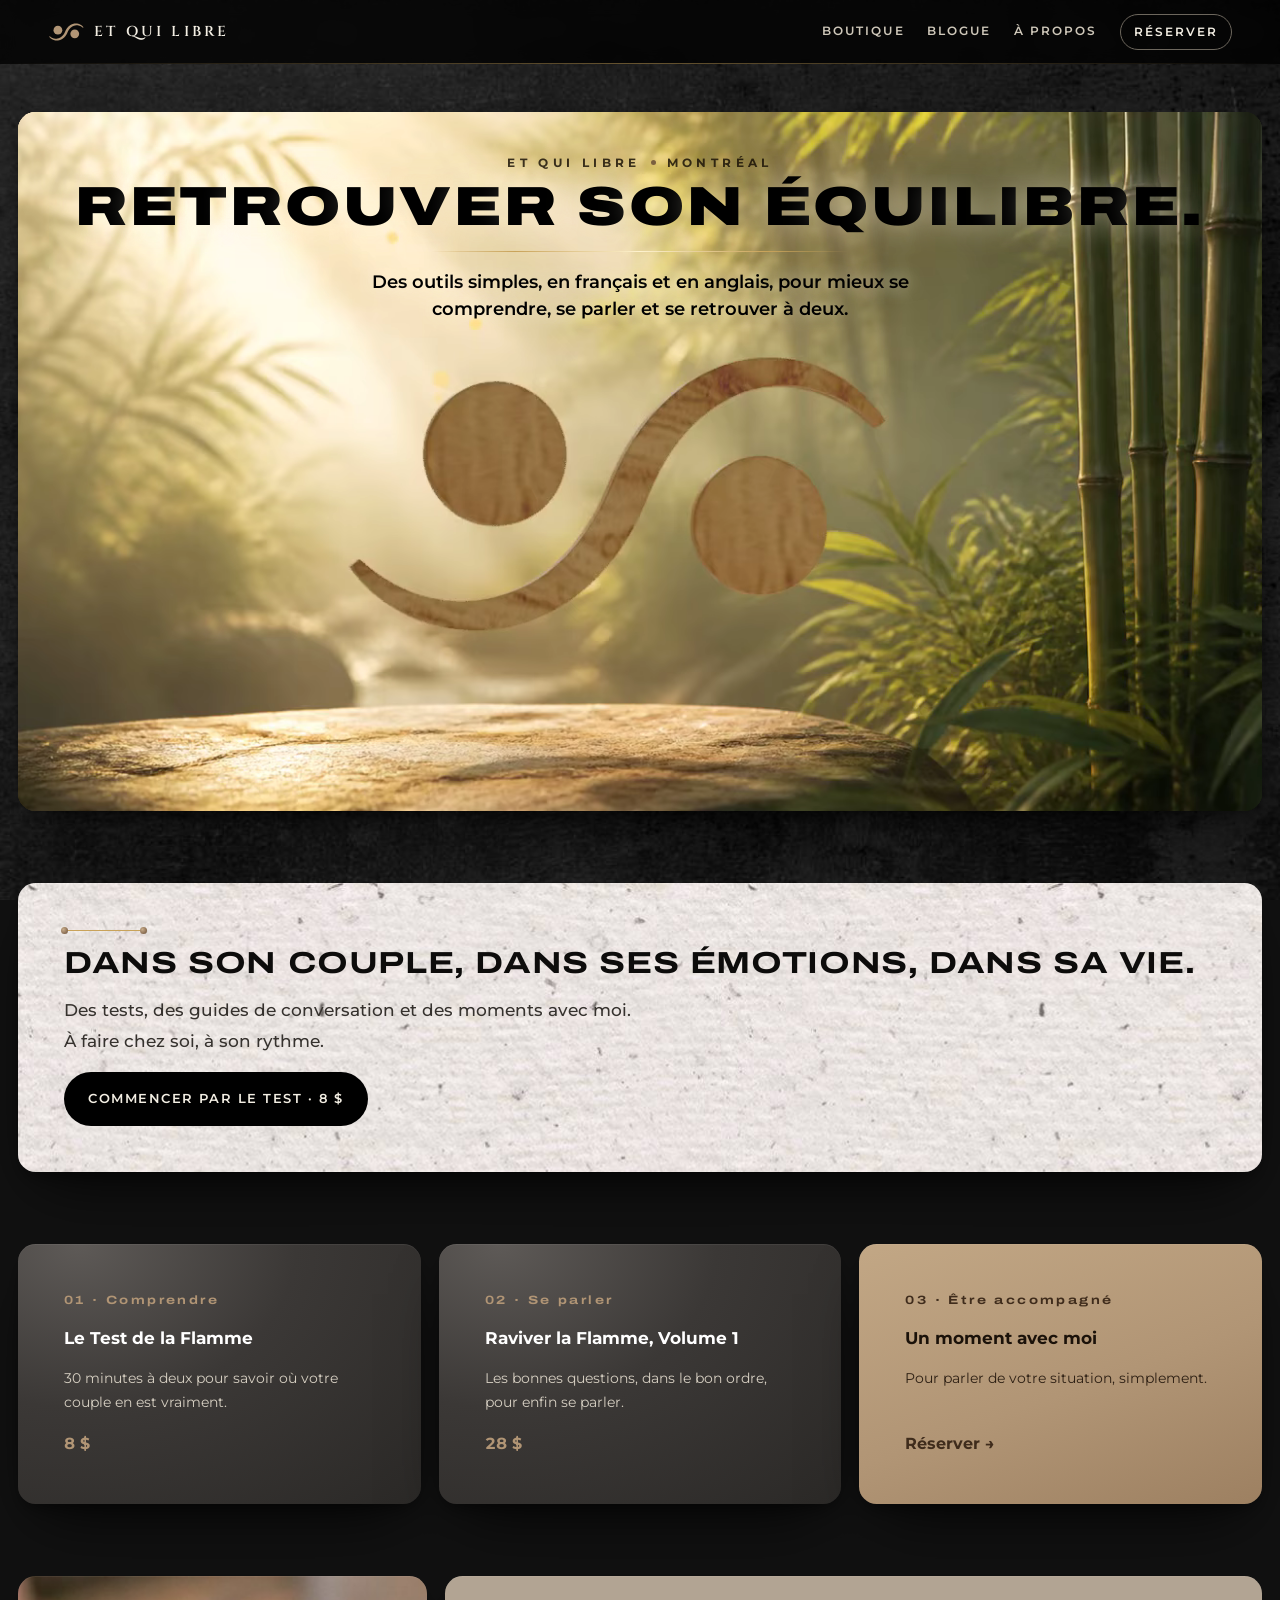
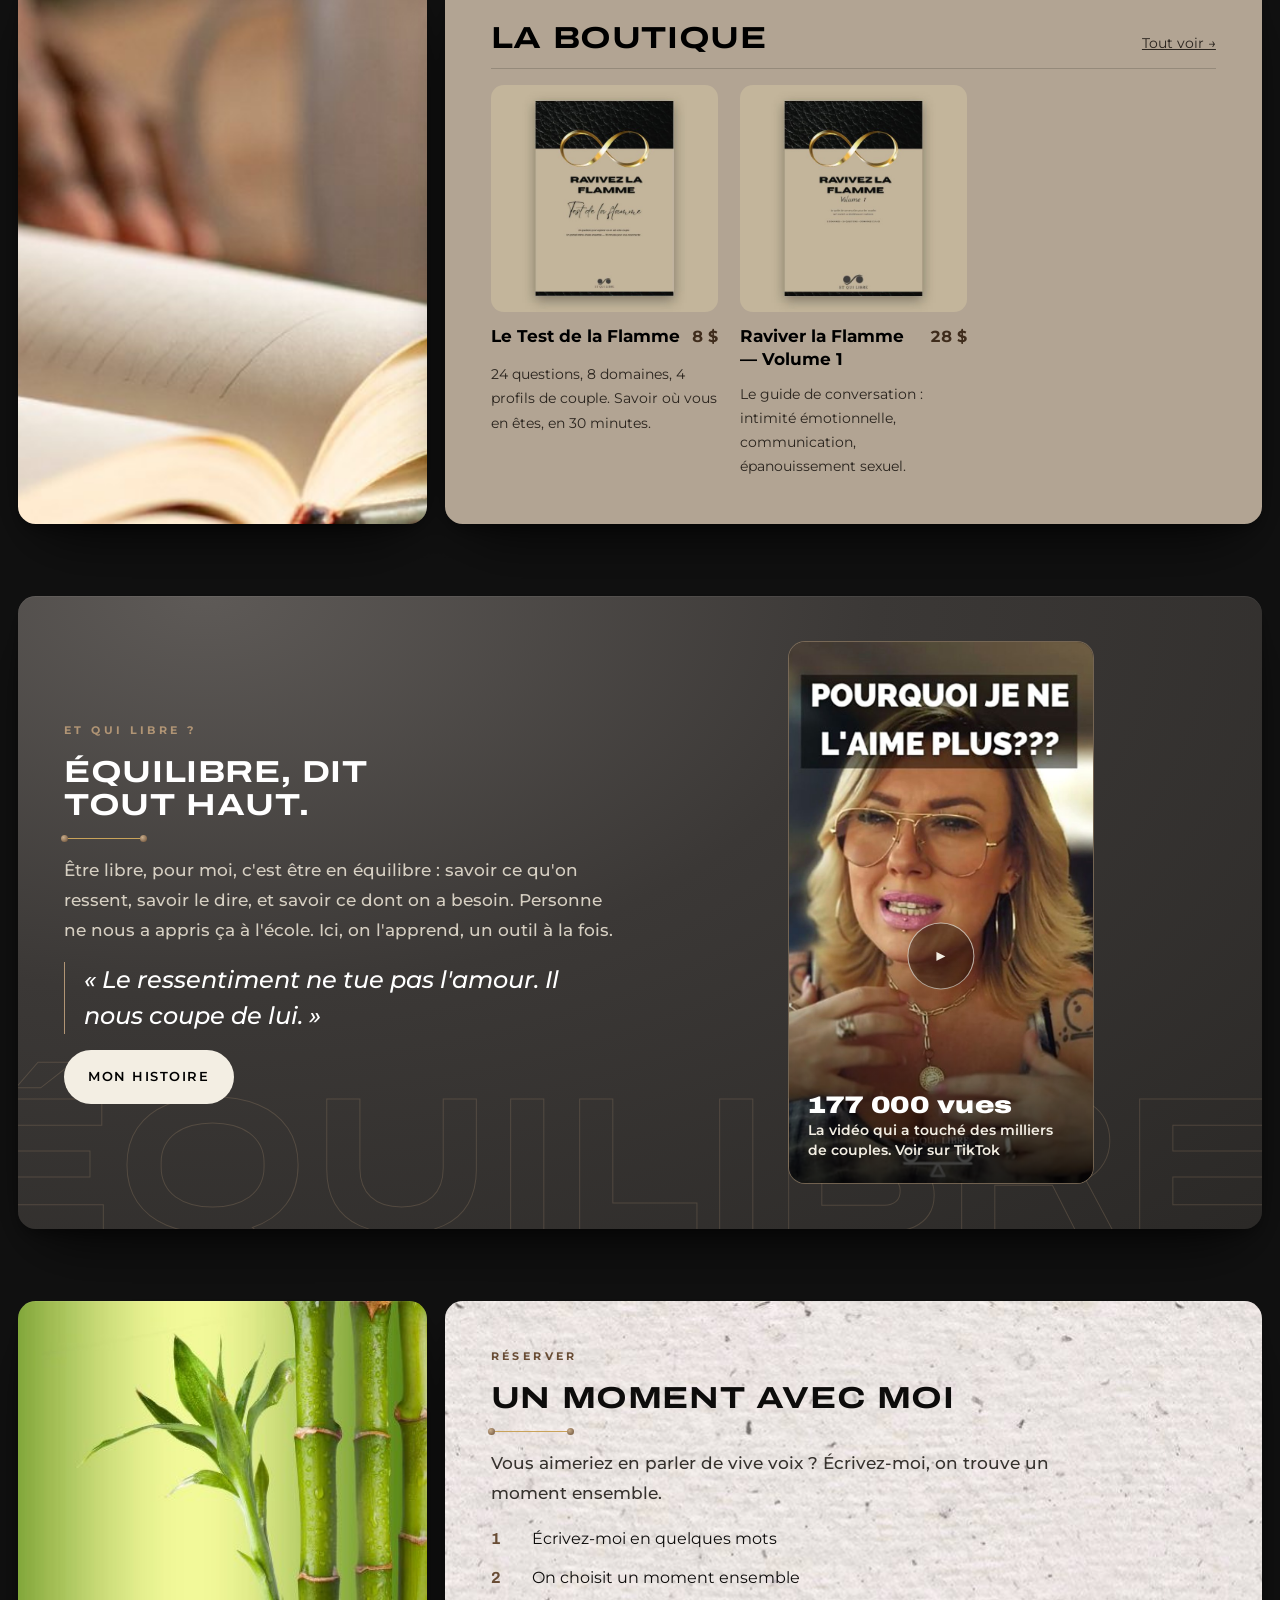
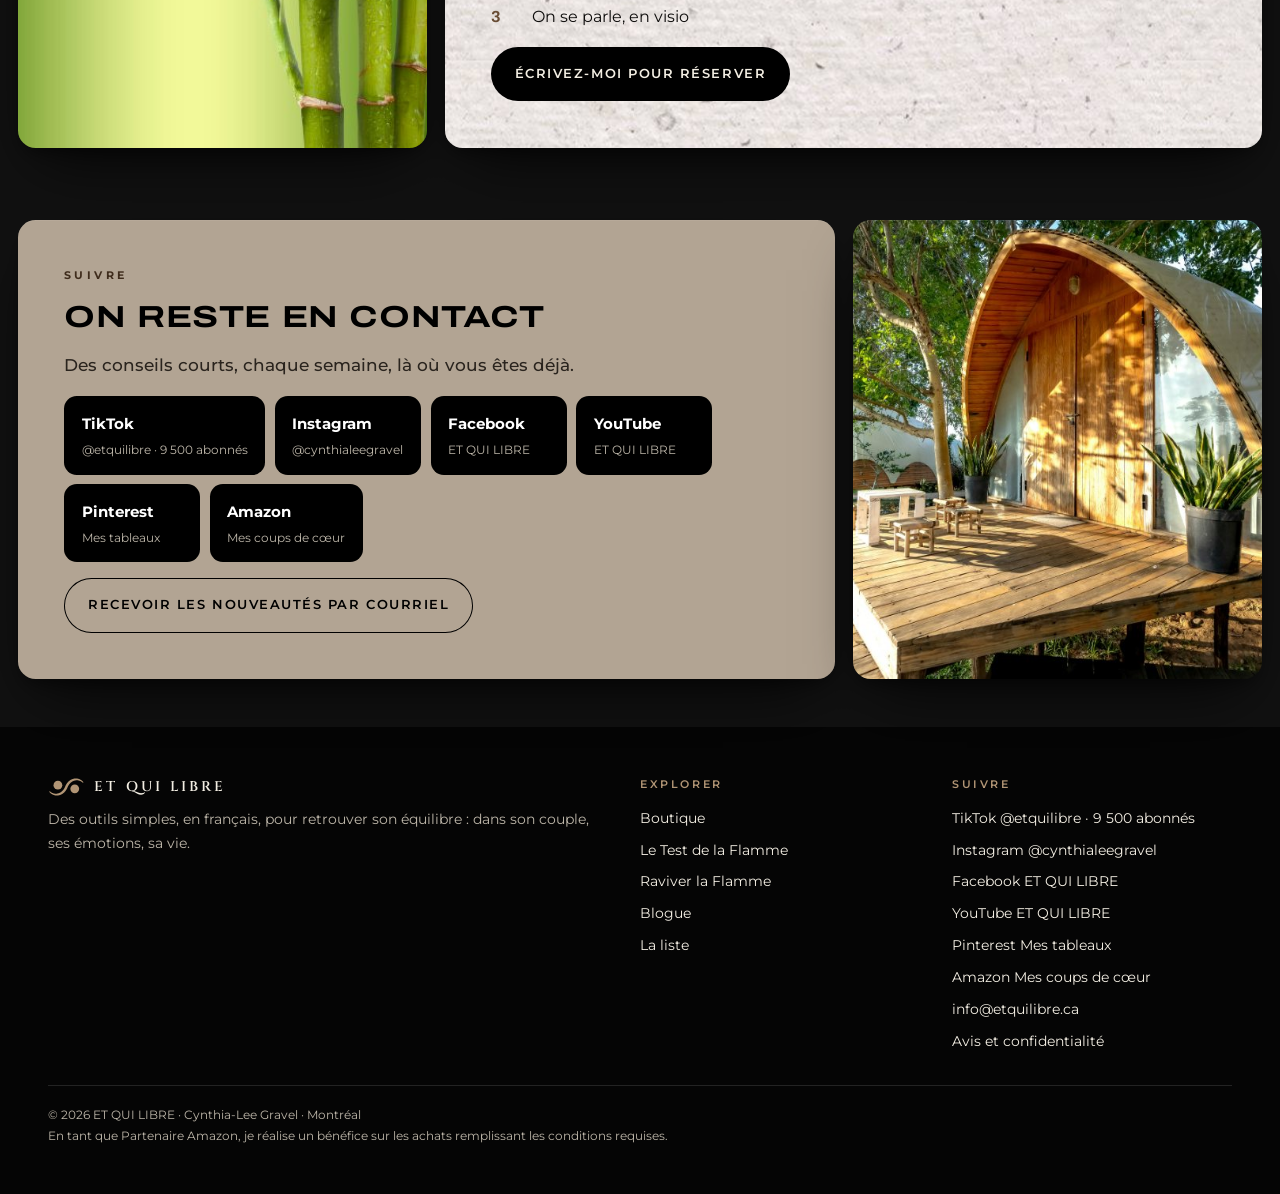
<file: index.html>
<!doctype html><html lang="fr"><head><meta charset="utf-8"><meta name="viewport" content="width=device-width, initial-scale=1, viewport-fit=cover"><title>ET QUI LIBRE</title>
<meta name="claude:viewport-fit-sides" content="cover">
<meta name="description" content="Des outils simples, en français, pour retrouver son équilibre : dans son couple, ses émotions, sa vie.">
<meta property="og:title" content="ET QUI LIBRE"><meta property="og:description" content="Des outils simples, en français, pour retrouver son équilibre : dans son couple, ses émotions, sa vie.">
<link rel="preconnect" href="https://fonts.googleapis.com"><link rel="preconnect" href="https://fonts.gstatic.com" crossorigin><link rel="stylesheet" href="https://fonts.googleapis.com/css2?family=Archivo:wdth,wght@125,400;125,700;125,900&family=Cinzel:wght@600&family=Montserrat:ital,wght@0,400;0,500;0,700;1,500&display=swap"><link rel="stylesheet" href="style.css">
</head><body><header class="top"><div class="wrap"><a class="brand" href="index.html"><svg viewBox="0 0 100 60" aria-hidden="true"><path d="M3.3 42.6 L3.8 43.4 L4.4 44.1 L5.0 44.9 L5.7 45.6 L6.4 46.2 L7.0 46.9 L7.8 47.5 L8.5 48.1 L9.3 48.6 L10.0 49.2 L10.8 49.7 L11.6 50.1 L12.5 50.6 L13.3 51.0 L14.2 51.4 L15.1 51.7 L15.9 52.0 L16.8 52.3 L17.8 52.5 L18.7 52.8 L19.6 52.9 L20.6 53.1 L21.5 53.2 L22.5 53.3 L23.4 53.3 L24.4 53.3 L25.4 53.3 L26.3 53.2 L27.3 53.1 L28.3 53.0 L29.3 52.8 L30.3 52.6 L31.2 52.4 L32.2 52.1 L33.2 51.7 L34.1 51.4 L35.1 51.0 L36.0 50.6 L37.0 50.1 L37.9 49.6 L38.8 49.0 L39.8 48.4 L40.7 47.8 L41.5 47.1 L42.4 46.4 L43.3 45.7 L44.1 44.9 L44.9 44.1 L45.7 43.2 L46.5 42.3 L47.3 41.4 L48.0 40.4 L48.8 39.4 L49.5 38.4 L50.1 37.3 L50.8 36.2 L51.4 35.0 L52.0 33.8 L52.6 32.6 L53.1 31.4 L53.6 30.2 L54.1 29.2 L54.6 28.1 L55.1 27.1 L55.7 26.2 L56.2 25.3 L56.8 24.4 L57.4 23.5 L58.0 22.7 L58.6 21.9 L59.2 21.2 L59.9 20.5 L60.5 19.8 L61.2 19.1 L61.8 18.5 L62.5 17.9 L63.2 17.3 L63.9 16.8 L64.6 16.3 L65.3 15.8 L66.0 15.3 L66.8 14.9 L67.5 14.5 L68.2 14.1 L69.0 13.8 L69.7 13.5 L70.5 13.2 L71.3 12.9 L72.0 12.7 L72.8 12.5 L73.6 12.3 L74.3 12.2 L75.1 12.0 L75.9 11.9 L76.7 11.8 L77.5 11.8 L78.3 11.8 L79.0 11.8 L79.8 11.8 L80.6 11.9 L81.4 11.9 L82.2 12.1 L82.9 12.2 L83.7 12.4 L84.5 12.5 L85.3 12.8 L86.0 13.0 L86.8 13.3 L87.5 13.6 L88.3 13.9 L89.0 14.2 L89.7 14.6 L90.5 15.0 L91.2 15.5 L91.9 15.9 L92.6 16.4 L93.3 16.9 L94.0 17.5 L94.6 18.0 L95.3 18.6 L96.7 17.4 L96.2 16.6 L95.6 15.9 L95.0 15.1 L94.3 14.4 L93.6 13.8 L93.0 13.1 L92.2 12.5 L91.5 11.9 L90.7 11.4 L90.0 10.8 L89.2 10.3 L88.4 9.9 L87.5 9.4 L86.7 9.0 L85.8 8.6 L84.9 8.3 L84.1 8.0 L83.2 7.7 L82.2 7.5 L81.3 7.2 L80.4 7.1 L79.4 6.9 L78.5 6.8 L77.5 6.7 L76.6 6.7 L75.6 6.7 L74.6 6.7 L73.7 6.8 L72.7 6.9 L71.7 7.0 L70.7 7.2 L69.7 7.4 L68.8 7.6 L67.8 7.9 L66.8 8.3 L65.9 8.6 L64.9 9.0 L64.0 9.4 L63.0 9.9 L62.1 10.4 L61.2 11.0 L60.2 11.6 L59.3 12.2 L58.5 12.9 L57.6 13.6 L56.7 14.3 L55.9 15.1 L55.1 15.9 L54.3 16.8 L53.5 17.7 L52.7 18.6 L52.0 19.6 L51.2 20.6 L50.5 21.6 L49.9 22.7 L49.2 23.8 L48.6 25.0 L48.0 26.2 L47.4 27.4 L46.9 28.6 L46.4 29.8 L45.9 30.8 L45.4 31.9 L44.9 32.9 L44.3 33.8 L43.8 34.7 L43.2 35.6 L42.6 36.5 L42.0 37.3 L41.4 38.1 L40.8 38.8 L40.1 39.5 L39.5 40.2 L38.8 40.9 L38.2 41.5 L37.5 42.1 L36.8 42.7 L36.1 43.2 L35.4 43.7 L34.7 44.2 L34.0 44.7 L33.2 45.1 L32.5 45.5 L31.8 45.9 L31.0 46.2 L30.3 46.5 L29.5 46.8 L28.7 47.1 L28.0 47.3 L27.2 47.5 L26.4 47.7 L25.7 47.8 L24.9 48.0 L24.1 48.1 L23.3 48.2 L22.5 48.2 L21.7 48.2 L21.0 48.2 L20.2 48.2 L19.4 48.1 L18.6 48.1 L17.8 47.9 L17.1 47.8 L16.3 47.6 L15.5 47.5 L14.7 47.2 L14.0 47.0 L13.2 46.7 L12.5 46.4 L11.7 46.1 L11.0 45.8 L10.3 45.4 L9.5 45.0 L8.8 44.5 L8.1 44.1 L7.4 43.6 L6.7 43.1 L6.0 42.5 L5.4 42.0 L4.7 41.4Z" fill="currentColor"/><circle cx="27" cy="25" r="12" fill="currentColor"/><circle cx="73" cy="35" r="12" fill="currentColor"/></svg><span>ET QUI LIBRE</span></a><nav class="nav" aria-label="Menu"><a href="boutique/index.html">Boutique</a><a href="blogue/index.html">Blogue</a><a href="a-propos/index.html">À propos</a><a href="index.html#reserver" class="cta">Réserver</a></nav></div></header><main>
<section class="hero-video" aria-label="ET QUI LIBRE">
 <div class="media">
  <img class="poster" src="assets/hero-intro-poster.jpg" alt="Le symbole ET QUI LIBRE en bois, dans une forêt de bambous au soleil">
  <video id="intro" muted playsinline autoplay preload="auto" poster="assets/hero-intro-poster.jpg"><source src="assets/hero-intro.webm" type="video/webm"><source src="assets/hero-intro.mp4" type="video/mp4"></video>
  <video id="boucle" muted playsinline loop preload="auto" hidden><source src="assets/hero-loop.webm" type="video/webm"><source src="assets/hero-loop.mp4" type="video/mp4"></video>
  <div class="hero-titre"><span class="hero-sur">ET QUI LIBRE <i></i> MONTRÉAL</span><h1 class="script" id="titre-hero">Retrouver son équilibre.</h1><span class="hero-trait"></span><p id="sous-hero">Des outils simples, en français et en anglais, pour mieux se comprendre, se parler et se retrouver à deux.</p></div>
 </div>
</section>
<script>
(function(){var a=document.getElementById('intro'),b=document.getElementById('boucle');if(!a||!b)return;
 a.addEventListener('ended',function(){b.hidden=false;b.play().catch(function(){});a.hidden=true;});
 a.play().catch(function(){});})();
(function(){var h=document.getElementById('titre-hero'),p=document.getElementById('sous-hero');if(!h)return;
 var t=h.textContent;h.setAttribute('aria-label',t);var i=0;
 h.innerHTML=t.split(' ').map(function(w){return '<span class="mot" aria-hidden="true">'+w.split('').map(function(c){return '<span class="l" style="--i:'+(i++)+'">'+c+'</span>';}).join('')+'</span>';}).join(' ');
 if(p){var k=0;p.innerHTML=p.textContent.split(' ').map(function(w){return '<span class="m" style="--k:'+(k++)+'">'+w+'</span>';}).join(' ');}
 requestAnimationFrame(function(){document.querySelector('.hero-titre').classList.add('go');});})();
</script>

<section class="rangee r-1">
 <div class="tuile papier" style="justify-content:center">
  <div class="or"></div>
  <h2 class="script">Dans son couple, dans ses émotions, dans sa vie.</h2>
  <p class="lede">Des tests, des guides de conversation et des moments avec moi. À faire chez soi, à son rythme.</p>
  <div class="btns"><a class="btn" href="test/index.html">Commencer par le test · 8 $</a></div>
 </div>
</section>

<section class="rangee r-3">
 <a class="tuile sombre voie" href="test/index.html"><span class="num">01 · Comprendre</span><h3>Le Test de la Flamme</h3><p class="note">30 minutes à deux pour savoir où votre couple en est vraiment.</p><span class="prix">8 $</span></a>
 <a class="tuile sombre voie" href="kit/index.html"><span class="num">02 · Se parler</span><h3>Raviver la Flamme, Volume 1</h3><p class="note">Les bonnes questions, dans le bon ordre, pour enfin se parler.</p><span class="prix">28 $</span></a>
 <a class="tuile bois voie" href="#reserver"><span class="num">03 · Être accompagné</span><h3>Un moment avec moi</h3><p class="note">Pour parler de votre situation, simplement.</p><span class="prix">Réserver →</span></a>
</section>

<section class="rangee r-1-2">
 <div class="tuile photo-t" style="background-image:url(assets/ecriture.jpg);background-position:62% center" role="img" aria-label="Une main qui écrit dans un carnet, à la lueur d'une bougie"></div>
 <div class="tuile gris">
  <div class="coll-head"><h2 class="script">La boutique</h2><a class="note" href="boutique/index.html">Tout voir →</a></div>
  <div class="grid"><a class="prod" href="test/index.html" style="text-decoration:none"><div class="vis"><img src="assets/test-flamme.jpg" alt="Le Test de la Flamme" loading="lazy"></div><div class="ligne"><h3>Le Test de la Flamme</h3><span class="prix">8 $</span></div><p class="note">24 questions, 8 domaines, 4 profils de couple. Savoir où vous en êtes, en 30 minutes.</p></a><a class="prod" href="kit/index.html" style="text-decoration:none"><div class="vis"><img src="assets/volume-1.jpg" alt="Raviver la Flamme — Volume 1" loading="lazy"></div><div class="ligne"><h3>Raviver la Flamme — Volume 1</h3><span class="prix">28 $</span></div><p class="note">Le guide de conversation : intimité émotionnelle, communication, épanouissement sexuel.</p></a></div>
 </div>
</section>

<section class="rangee r-1">
 <div class="tuile sombre"><span class="filigrane" aria-hidden="true">ÉQUILIBRE</span><div class="split" style="position:relative">
  <div class="stack">
   <span class="eyebrow">Et qui libre ?</span>
   <h2 class="script">Équilibre, dit tout haut.</h2>
   <div class="or"></div>
   <p class="lede">Être libre, pour moi, c'est être en équilibre : savoir ce qu'on ressent, savoir le dire, et savoir ce dont on a besoin. Personne ne nous a appris ça à l'école. Ici, on l'apprend, un outil à la fois.</p>
   <blockquote class="citation">« Le ressentiment ne tue pas l'amour. Il nous coupe de lui. »</blockquote>
   <p><a class="btn" href="a-propos/index.html">Mon histoire</a></p>
  </div>
  <a class="tt" href="https://vt.tiktok.com/ZSgmPyGpY/" target="_blank" rel="noopener" aria-label="Voir la vidéo TikTok sur le ressentiment"><img src="assets/tiktok-ressentiment.jpg" alt="Cynthia-Lee dans sa vidéo « Pourquoi je ne l’aime plus ? »" loading="lazy"><span class="tt-play">▶</span><span class="tt-txt"><b>177 000 vues</b>La vidéo qui a touché des milliers de couples. Voir sur TikTok</span></a>
 </div></div>
</section>

<section class="rangee r-1-2" id="reserver">
 <div class="tuile photo-t" style="background-image:url(assets/bambou.jpg)" role="img" aria-label="Des tiges de bambou"></div>
 <div class="tuile papier">
  <span class="eyebrow">Réserver</span>
  <h2 class="script">Un moment avec moi</h2>
  <div class="or"></div>
  <p class="lede">Vous aimeriez en parler de vive voix ? Écrivez-moi, on trouve un moment ensemble.</p>
  <ol class="etapes"><li>Écrivez-moi en quelques mots</li><li>On choisit un moment ensemble</li><li>On se parle, en visio</li></ol>
  <div class="btns"><a class="btn" href="mailto:info@etquilibre.ca?subject=R%C3%A9server%20un%20moment%20avec%20moi">Écrivez-moi pour réserver</a></div>
 </div>
</section>

<section class="rangee r-2-1">
 <div class="tuile gris">
  <span class="eyebrow">Suivre</span>
  <h2 class="script">On reste en contact</h2>
  <p class="lede">Des conseils courts, chaque semaine, là où vous êtes déjà.</p>
  <div class="reseaux"><a class="reseau" href="https://www.tiktok.com/@etquilibre" target="_blank" rel="noopener"><b>TikTok</b><span>@etquilibre · 9 500 abonnés</span></a><a class="reseau" href="https://www.instagram.com/cynthialeegravel/" target="_blank" rel="noopener"><b>Instagram</b><span>@cynthialeegravel</span></a><a class="reseau" href="https://www.facebook.com/profile.php?id=100063501461321" target="_blank" rel="noopener"><b>Facebook</b><span>ET QUI LIBRE</span></a><a class="reseau" href="https://www.youtube.com/channel/UCJyCUbqBC_mSLCVzYKLMlRA" target="_blank" rel="noopener"><b>YouTube</b><span>ET QUI LIBRE</span></a><a class="reseau" href="https://pin.it/4rcnFLC" target="_blank" rel="noopener"><b>Pinterest</b><span>Mes tableaux</span></a><a class="reseau" href="https://www.amazon.com/shop/cynthia-leegravel" target="_blank" rel="noopener"><b>Amazon</b><span>Mes coups de cœur</span></a></div>
  <div class="btns"><a class="btn ligne" href="liste/index.html">Recevoir les nouveautés par courriel</a></div>
 </div>
 <div class="tuile photo-t" style="background-image:url(assets/refuge.jpg)" role="img" aria-label="Un refuge en bois dans la nature"></div>
</section>
</main><footer><div class="wrap">
<div class="col"><div class="logo-pied"><svg viewBox="0 0 100 60" aria-hidden="true"><path d="M3.3 42.6 L3.8 43.4 L4.4 44.1 L5.0 44.9 L5.7 45.6 L6.4 46.2 L7.0 46.9 L7.8 47.5 L8.5 48.1 L9.3 48.6 L10.0 49.2 L10.8 49.7 L11.6 50.1 L12.5 50.6 L13.3 51.0 L14.2 51.4 L15.1 51.7 L15.9 52.0 L16.8 52.3 L17.8 52.5 L18.7 52.8 L19.6 52.9 L20.6 53.1 L21.5 53.2 L22.5 53.3 L23.4 53.3 L24.4 53.3 L25.4 53.3 L26.3 53.2 L27.3 53.1 L28.3 53.0 L29.3 52.8 L30.3 52.6 L31.2 52.4 L32.2 52.1 L33.2 51.7 L34.1 51.4 L35.1 51.0 L36.0 50.6 L37.0 50.1 L37.9 49.6 L38.8 49.0 L39.8 48.4 L40.7 47.8 L41.5 47.1 L42.4 46.4 L43.3 45.7 L44.1 44.9 L44.9 44.1 L45.7 43.2 L46.5 42.3 L47.3 41.4 L48.0 40.4 L48.8 39.4 L49.5 38.4 L50.1 37.3 L50.8 36.2 L51.4 35.0 L52.0 33.8 L52.6 32.6 L53.1 31.4 L53.6 30.2 L54.1 29.2 L54.6 28.1 L55.1 27.1 L55.7 26.2 L56.2 25.3 L56.8 24.4 L57.4 23.5 L58.0 22.7 L58.6 21.9 L59.2 21.2 L59.9 20.5 L60.5 19.8 L61.2 19.1 L61.8 18.5 L62.5 17.9 L63.2 17.3 L63.9 16.8 L64.6 16.3 L65.3 15.8 L66.0 15.3 L66.8 14.9 L67.5 14.5 L68.2 14.1 L69.0 13.8 L69.7 13.5 L70.5 13.2 L71.3 12.9 L72.0 12.7 L72.8 12.5 L73.6 12.3 L74.3 12.2 L75.1 12.0 L75.9 11.9 L76.7 11.8 L77.5 11.8 L78.3 11.8 L79.0 11.8 L79.8 11.8 L80.6 11.9 L81.4 11.9 L82.2 12.1 L82.9 12.2 L83.7 12.4 L84.5 12.5 L85.3 12.8 L86.0 13.0 L86.8 13.3 L87.5 13.6 L88.3 13.9 L89.0 14.2 L89.7 14.6 L90.5 15.0 L91.2 15.5 L91.9 15.9 L92.6 16.4 L93.3 16.9 L94.0 17.5 L94.6 18.0 L95.3 18.6 L96.7 17.4 L96.2 16.6 L95.6 15.9 L95.0 15.1 L94.3 14.4 L93.6 13.8 L93.0 13.1 L92.2 12.5 L91.5 11.9 L90.7 11.4 L90.0 10.8 L89.2 10.3 L88.4 9.9 L87.5 9.4 L86.7 9.0 L85.8 8.6 L84.9 8.3 L84.1 8.0 L83.2 7.7 L82.2 7.5 L81.3 7.2 L80.4 7.1 L79.4 6.9 L78.5 6.8 L77.5 6.7 L76.6 6.7 L75.6 6.7 L74.6 6.7 L73.7 6.8 L72.7 6.9 L71.7 7.0 L70.7 7.2 L69.7 7.4 L68.8 7.6 L67.8 7.9 L66.8 8.3 L65.9 8.6 L64.9 9.0 L64.0 9.4 L63.0 9.9 L62.1 10.4 L61.2 11.0 L60.2 11.6 L59.3 12.2 L58.5 12.9 L57.6 13.6 L56.7 14.3 L55.9 15.1 L55.1 15.9 L54.3 16.8 L53.5 17.7 L52.7 18.6 L52.0 19.6 L51.2 20.6 L50.5 21.6 L49.9 22.7 L49.2 23.8 L48.6 25.0 L48.0 26.2 L47.4 27.4 L46.9 28.6 L46.4 29.8 L45.9 30.8 L45.4 31.9 L44.9 32.9 L44.3 33.8 L43.8 34.7 L43.2 35.6 L42.6 36.5 L42.0 37.3 L41.4 38.1 L40.8 38.8 L40.1 39.5 L39.5 40.2 L38.8 40.9 L38.2 41.5 L37.5 42.1 L36.8 42.7 L36.1 43.2 L35.4 43.7 L34.7 44.2 L34.0 44.7 L33.2 45.1 L32.5 45.5 L31.8 45.9 L31.0 46.2 L30.3 46.5 L29.5 46.8 L28.7 47.1 L28.0 47.3 L27.2 47.5 L26.4 47.7 L25.7 47.8 L24.9 48.0 L24.1 48.1 L23.3 48.2 L22.5 48.2 L21.7 48.2 L21.0 48.2 L20.2 48.2 L19.4 48.1 L18.6 48.1 L17.8 47.9 L17.1 47.8 L16.3 47.6 L15.5 47.5 L14.7 47.2 L14.0 47.0 L13.2 46.7 L12.5 46.4 L11.7 46.1 L11.0 45.8 L10.3 45.4 L9.5 45.0 L8.8 44.5 L8.1 44.1 L7.4 43.6 L6.7 43.1 L6.0 42.5 L5.4 42.0 L4.7 41.4Z" fill="currentColor"/><circle cx="27" cy="25" r="12" fill="currentColor"/><circle cx="73" cy="35" r="12" fill="currentColor"/></svg><span>ET QUI LIBRE</span></div><p>Des outils simples, en français, pour retrouver son équilibre : dans son couple, ses émotions, sa vie.</p></div>
<div class="col"><span class="titre">Explorer</span><a href="boutique/index.html">Boutique</a><a href="test/index.html">Le Test de la Flamme</a><a href="kit/index.html">Raviver la Flamme</a><a href="blogue/index.html">Blogue</a><a href="liste/index.html">La liste</a></div>
<div class="col"><span class="titre">Suivre</span><a href="https://www.tiktok.com/@etquilibre">TikTok @etquilibre · 9 500 abonnés</a><a href="https://www.instagram.com/cynthialeegravel/">Instagram @cynthialeegravel</a><a href="https://www.facebook.com/profile.php?id=100063501461321">Facebook ET QUI LIBRE</a><a href="https://www.youtube.com/channel/UCJyCUbqBC_mSLCVzYKLMlRA">YouTube ET QUI LIBRE</a><a href="https://pin.it/4rcnFLC">Pinterest Mes tableaux</a><a href="https://www.amazon.com/shop/cynthia-leegravel">Amazon Mes coups de cœur</a><a href="contact/index.html">info@etquilibre.ca</a><a href="contact/index.html#avis">Avis et confidentialité</a></div>
<p class="bas">© 2026 ET QUI LIBRE · Cynthia-Lee Gravel · Montréal<br>En tant que Partenaire Amazon, je réalise un bénéfice sur les achats remplissant les conditions requises.</p></div></footer><script>
(function(){var d=document.documentElement;d.classList.add('js');
 var rm=false;
 
 if('IntersectionObserver' in window&&!rm){var io=new IntersectionObserver(function(es){es.forEach(function(e){if(e.isIntersecting){e.target.classList.add('vu');io.unobserve(e.target);}});},{rootMargin:'0px 0px -12% 0px'});
  document.querySelectorAll('.tuile,main>section:not(.rangee):not(.hero-video)').forEach(function(el){io.observe(el);});}
 else document.querySelectorAll('.tuile,main>section').forEach(function(el){el.classList.add('vu');});
 document.addEventListener('pointermove',function(e){var c=e.target.closest&&e.target.closest('.tuile');if(!c)return;var r=c.getBoundingClientRect();c.style.setProperty('--x',(e.clientX-r.left)+'px');c.style.setProperty('--y',(e.clientY-r.top)+'px');},{passive:true});
 document.addEventListener('pointerdown',function(e){var b=e.target.closest&&e.target.closest('.btn,.nav a.cta');if(!b||rm)return;var r=b.getBoundingClientRect(),o=document.createElement('span');o.className='onde';o.style.left=(e.clientX-r.left)+'px';o.style.top=(e.clientY-r.top)+'px';b.appendChild(o);setTimeout(function(){o.remove();},750);});
 document.querySelectorAll('[data-tiktok]').forEach(function(f){f.addEventListener('click',function(){f.outerHTML='<iframe class="tt-frame" src="https://www.tiktok.com/embed/v2/'+f.dataset.tiktok+'" allow="encrypted-media; fullscreen" title="Vidéo TikTok ET QUI LIBRE"></iframe>';});});
})();
</script></body></html>
</file>
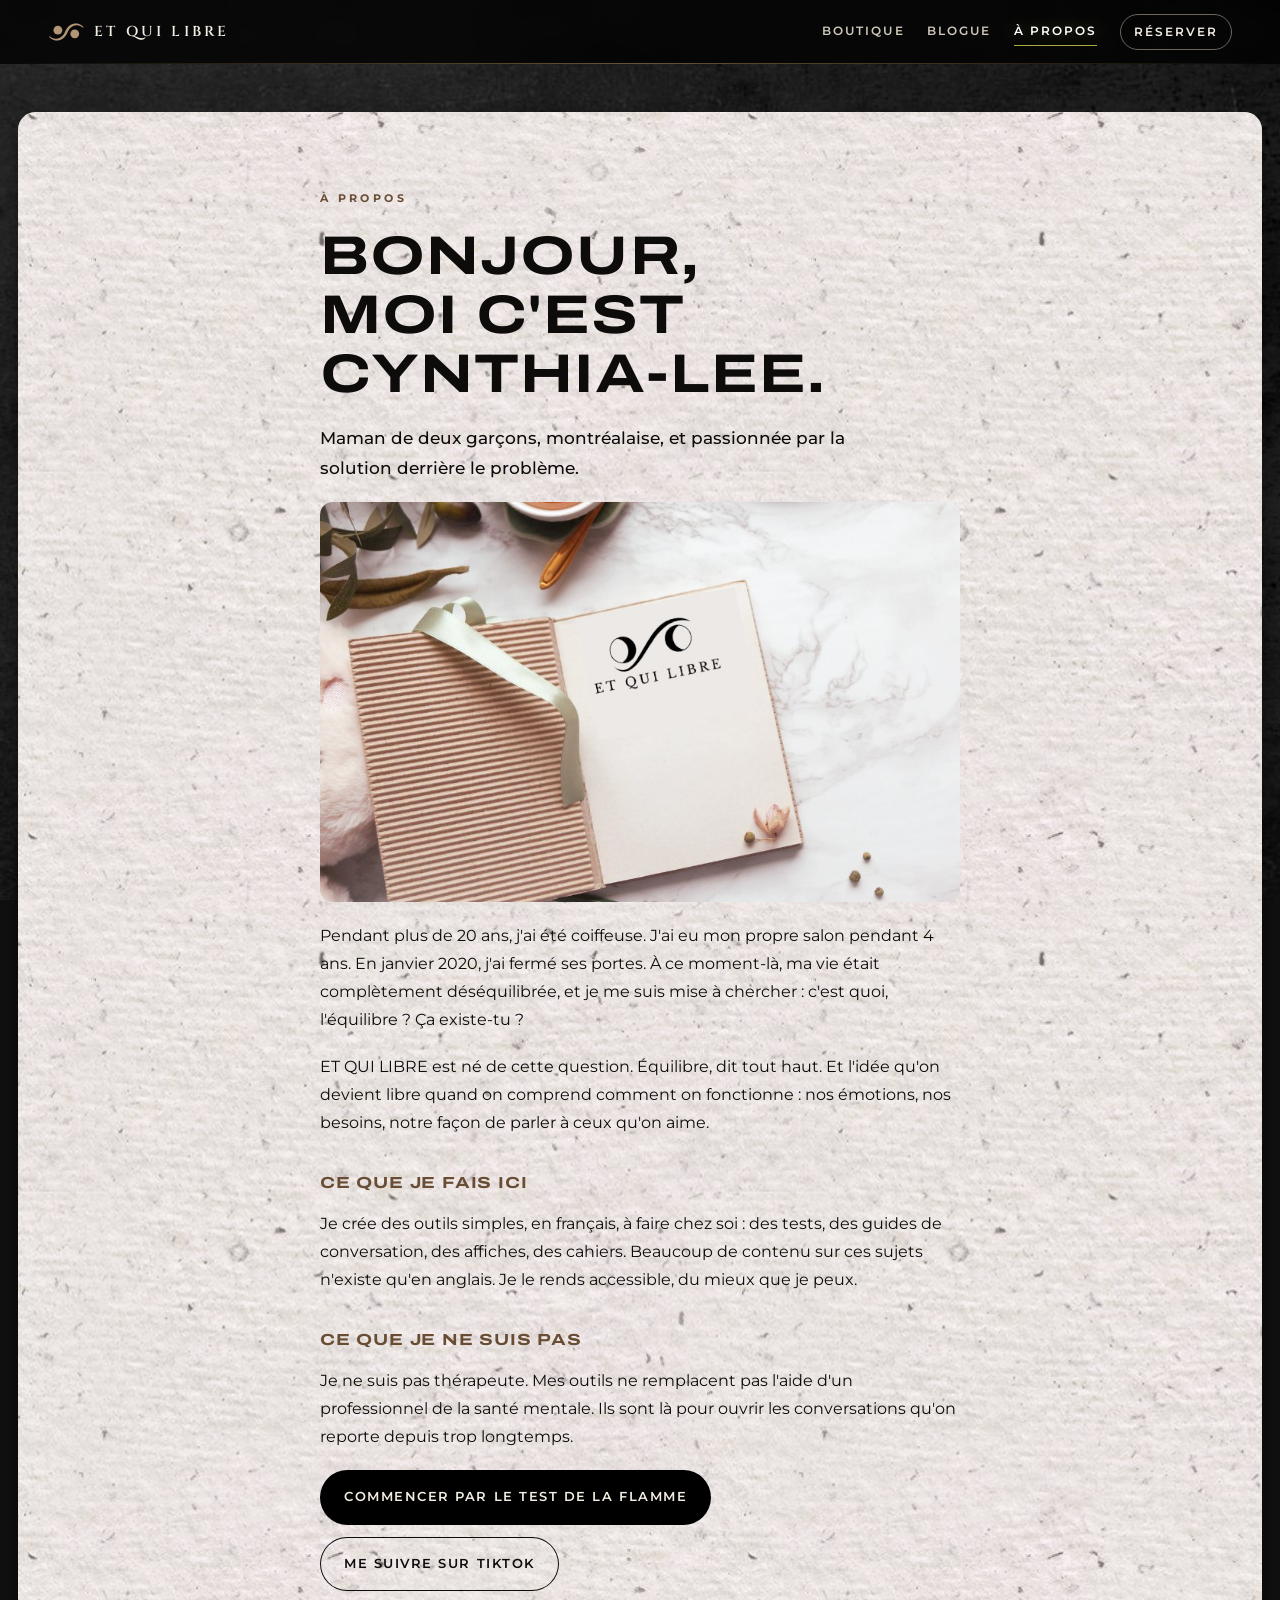
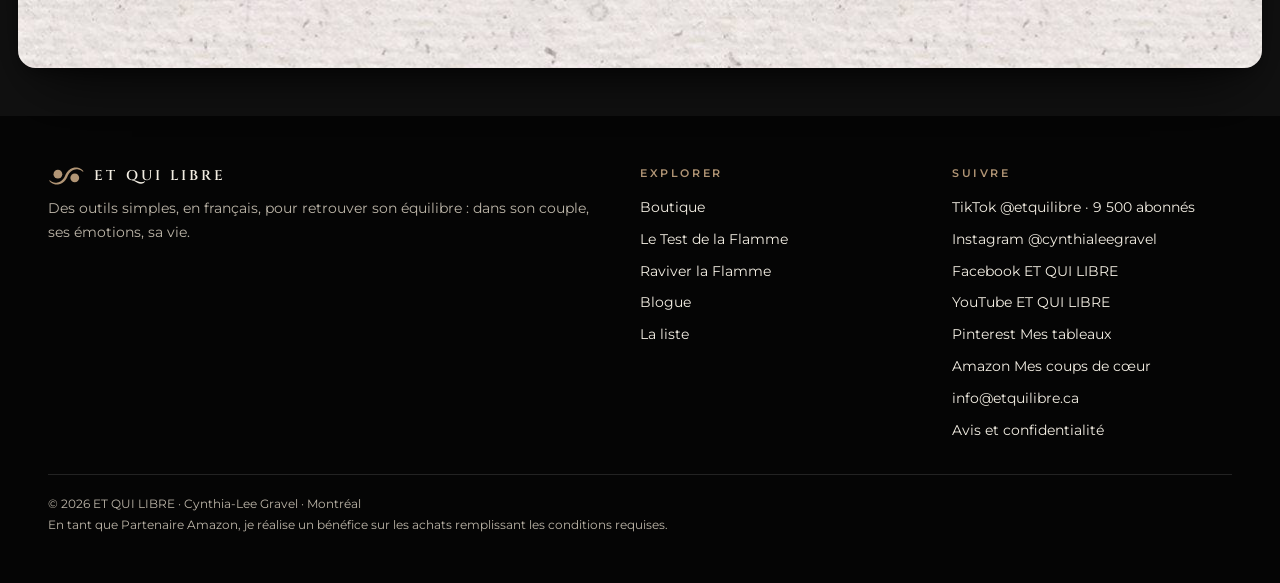
<file: a-propos/index.html>
<!doctype html><html lang="fr"><head><meta charset="utf-8"><meta name="viewport" content="width=device-width, initial-scale=1, viewport-fit=cover"><title>À propos de Cynthia-Lee</title>
<meta name="claude:viewport-fit-sides" content="cover">
<meta name="description" content="Cynthia-Lee Gravel, fondatrice d&#x27;ET QUI LIBRE, Montréal.">
<meta property="og:title" content="À propos de Cynthia-Lee"><meta property="og:description" content="Cynthia-Lee Gravel, fondatrice d&#x27;ET QUI LIBRE, Montréal.">
<link rel="preconnect" href="https://fonts.googleapis.com"><link rel="preconnect" href="https://fonts.gstatic.com" crossorigin><link rel="stylesheet" href="https://fonts.googleapis.com/css2?family=Archivo:wdth,wght@125,400;125,700;125,900&family=Cinzel:wght@600&family=Montserrat:ital,wght@0,400;0,500;0,700;1,500&display=swap"><link rel="stylesheet" href="../style.css">
</head><body><header class="top"><div class="wrap"><a class="brand" href="../index.html"><svg viewBox="0 0 100 60" aria-hidden="true"><path d="M3.3 42.6 L3.8 43.4 L4.4 44.1 L5.0 44.9 L5.7 45.6 L6.4 46.2 L7.0 46.9 L7.8 47.5 L8.5 48.1 L9.3 48.6 L10.0 49.2 L10.8 49.7 L11.6 50.1 L12.5 50.6 L13.3 51.0 L14.2 51.4 L15.1 51.7 L15.9 52.0 L16.8 52.3 L17.8 52.5 L18.7 52.8 L19.6 52.9 L20.6 53.1 L21.5 53.2 L22.5 53.3 L23.4 53.3 L24.4 53.3 L25.4 53.3 L26.3 53.2 L27.3 53.1 L28.3 53.0 L29.3 52.8 L30.3 52.6 L31.2 52.4 L32.2 52.1 L33.2 51.7 L34.1 51.4 L35.1 51.0 L36.0 50.6 L37.0 50.1 L37.9 49.6 L38.8 49.0 L39.8 48.4 L40.7 47.8 L41.5 47.1 L42.4 46.4 L43.3 45.7 L44.1 44.9 L44.9 44.1 L45.7 43.2 L46.5 42.3 L47.3 41.4 L48.0 40.4 L48.8 39.4 L49.5 38.4 L50.1 37.3 L50.8 36.2 L51.4 35.0 L52.0 33.8 L52.6 32.6 L53.1 31.4 L53.6 30.2 L54.1 29.2 L54.6 28.1 L55.1 27.1 L55.7 26.2 L56.2 25.3 L56.8 24.4 L57.4 23.5 L58.0 22.7 L58.6 21.9 L59.2 21.2 L59.9 20.5 L60.5 19.8 L61.2 19.1 L61.8 18.5 L62.5 17.9 L63.2 17.3 L63.9 16.8 L64.6 16.3 L65.3 15.8 L66.0 15.3 L66.8 14.9 L67.5 14.5 L68.2 14.1 L69.0 13.8 L69.7 13.5 L70.5 13.2 L71.3 12.9 L72.0 12.7 L72.8 12.5 L73.6 12.3 L74.3 12.2 L75.1 12.0 L75.9 11.9 L76.7 11.8 L77.5 11.8 L78.3 11.8 L79.0 11.8 L79.8 11.8 L80.6 11.9 L81.4 11.9 L82.2 12.1 L82.9 12.2 L83.7 12.4 L84.5 12.5 L85.3 12.8 L86.0 13.0 L86.8 13.3 L87.5 13.6 L88.3 13.9 L89.0 14.2 L89.7 14.6 L90.5 15.0 L91.2 15.5 L91.9 15.9 L92.6 16.4 L93.3 16.9 L94.0 17.5 L94.6 18.0 L95.3 18.6 L96.7 17.4 L96.2 16.6 L95.6 15.9 L95.0 15.1 L94.3 14.4 L93.6 13.8 L93.0 13.1 L92.2 12.5 L91.5 11.9 L90.7 11.4 L90.0 10.8 L89.2 10.3 L88.4 9.9 L87.5 9.4 L86.7 9.0 L85.8 8.6 L84.9 8.3 L84.1 8.0 L83.2 7.7 L82.2 7.5 L81.3 7.2 L80.4 7.1 L79.4 6.9 L78.5 6.8 L77.5 6.7 L76.6 6.7 L75.6 6.7 L74.6 6.7 L73.7 6.8 L72.7 6.9 L71.7 7.0 L70.7 7.2 L69.7 7.4 L68.8 7.6 L67.8 7.9 L66.8 8.3 L65.9 8.6 L64.9 9.0 L64.0 9.4 L63.0 9.9 L62.1 10.4 L61.2 11.0 L60.2 11.6 L59.3 12.2 L58.5 12.9 L57.6 13.6 L56.7 14.3 L55.9 15.1 L55.1 15.9 L54.3 16.8 L53.5 17.7 L52.7 18.6 L52.0 19.6 L51.2 20.6 L50.5 21.6 L49.9 22.7 L49.2 23.8 L48.6 25.0 L48.0 26.2 L47.4 27.4 L46.9 28.6 L46.4 29.8 L45.9 30.8 L45.4 31.9 L44.9 32.9 L44.3 33.8 L43.8 34.7 L43.2 35.6 L42.6 36.5 L42.0 37.3 L41.4 38.1 L40.8 38.8 L40.1 39.5 L39.5 40.2 L38.8 40.9 L38.2 41.5 L37.5 42.1 L36.8 42.7 L36.1 43.2 L35.4 43.7 L34.7 44.2 L34.0 44.7 L33.2 45.1 L32.5 45.5 L31.8 45.9 L31.0 46.2 L30.3 46.5 L29.5 46.8 L28.7 47.1 L28.0 47.3 L27.2 47.5 L26.4 47.7 L25.7 47.8 L24.9 48.0 L24.1 48.1 L23.3 48.2 L22.5 48.2 L21.7 48.2 L21.0 48.2 L20.2 48.2 L19.4 48.1 L18.6 48.1 L17.8 47.9 L17.1 47.8 L16.3 47.6 L15.5 47.5 L14.7 47.2 L14.0 47.0 L13.2 46.7 L12.5 46.4 L11.7 46.1 L11.0 45.8 L10.3 45.4 L9.5 45.0 L8.8 44.5 L8.1 44.1 L7.4 43.6 L6.7 43.1 L6.0 42.5 L5.4 42.0 L4.7 41.4Z" fill="currentColor"/><circle cx="27" cy="25" r="12" fill="currentColor"/><circle cx="73" cy="35" r="12" fill="currentColor"/></svg><span>ET QUI LIBRE</span></a><nav class="nav" aria-label="Menu"><a href="../boutique/index.html">Boutique</a><a href="../blogue/index.html">Blogue</a><a href="../a-propos/index.html" aria-current="page">À propos</a><a href="../index.html#reserver" class="cta">Réserver</a></nav></div></header><main>
<section><div class="wrap narrow article">
 <span class="eyebrow">À propos</span>
 <h1 class="script">Bonjour, moi c'est Cynthia-Lee.</h1>
 <p class="lede">Maman de deux garçons, montréalaise, et passionnée par la solution derrière le problème.</p>
 <img class="photo" src="../assets/carnet.jpg" alt="Un carnet ET QUI LIBRE ouvert" style="aspect-ratio:16/10">
 <p>Pendant plus de 20 ans, j'ai été coiffeuse. J'ai eu mon propre salon pendant 4 ans. En janvier 2020, j'ai fermé ses portes. À ce moment-là, ma vie était complètement déséquilibrée, et je me suis mise à chercher : c'est quoi, l'équilibre ? Ça existe-tu ?</p>
 <p>ET QUI LIBRE est né de cette question. Équilibre, dit tout haut. Et l'idée qu'on devient libre quand on comprend comment on fonctionne : nos émotions, nos besoins, notre façon de parler à ceux qu'on aime.</p>
 <h2>Ce que je fais ici</h2>
 <p>Je crée des outils simples, en français, à faire chez soi : des tests, des guides de conversation, des affiches, des cahiers. Beaucoup de contenu sur ces sujets n'existe qu'en anglais. Je le rends accessible, du mieux que je peux.</p>
 <h2>Ce que je ne suis pas</h2>
 <p>Je ne suis pas thérapeute. Mes outils ne remplacent pas l'aide d'un professionnel de la santé mentale. Ils sont là pour ouvrir les conversations qu'on reporte depuis trop longtemps.</p>
 <div class="btns"><a class="btn" href="../test/index.html">Commencer par le Test de la Flamme</a><a class="btn ligne" href="https://www.tiktok.com/@etquilibre">Me suivre sur TikTok</a></div>
</div></section></main><footer><div class="wrap">
<div class="col"><div class="logo-pied"><svg viewBox="0 0 100 60" aria-hidden="true"><path d="M3.3 42.6 L3.8 43.4 L4.4 44.1 L5.0 44.9 L5.7 45.6 L6.4 46.2 L7.0 46.9 L7.8 47.5 L8.5 48.1 L9.3 48.6 L10.0 49.2 L10.8 49.7 L11.6 50.1 L12.5 50.6 L13.3 51.0 L14.2 51.4 L15.1 51.7 L15.9 52.0 L16.8 52.3 L17.8 52.5 L18.7 52.8 L19.6 52.9 L20.6 53.1 L21.5 53.2 L22.5 53.3 L23.4 53.3 L24.4 53.3 L25.4 53.3 L26.3 53.2 L27.3 53.1 L28.3 53.0 L29.3 52.8 L30.3 52.6 L31.2 52.4 L32.2 52.1 L33.2 51.7 L34.1 51.4 L35.1 51.0 L36.0 50.6 L37.0 50.1 L37.9 49.6 L38.8 49.0 L39.8 48.4 L40.7 47.8 L41.5 47.1 L42.4 46.4 L43.3 45.7 L44.1 44.9 L44.9 44.1 L45.7 43.2 L46.5 42.3 L47.3 41.4 L48.0 40.4 L48.8 39.4 L49.5 38.4 L50.1 37.3 L50.8 36.2 L51.4 35.0 L52.0 33.8 L52.6 32.6 L53.1 31.4 L53.6 30.2 L54.1 29.2 L54.6 28.1 L55.1 27.1 L55.7 26.2 L56.2 25.3 L56.8 24.4 L57.4 23.5 L58.0 22.7 L58.6 21.9 L59.2 21.2 L59.9 20.5 L60.5 19.8 L61.2 19.1 L61.8 18.5 L62.5 17.9 L63.2 17.3 L63.9 16.8 L64.6 16.3 L65.3 15.8 L66.0 15.3 L66.8 14.9 L67.5 14.5 L68.2 14.1 L69.0 13.8 L69.7 13.5 L70.5 13.2 L71.3 12.9 L72.0 12.7 L72.8 12.5 L73.6 12.3 L74.3 12.2 L75.1 12.0 L75.9 11.9 L76.7 11.8 L77.5 11.8 L78.3 11.8 L79.0 11.8 L79.8 11.8 L80.6 11.9 L81.4 11.9 L82.2 12.1 L82.9 12.2 L83.7 12.4 L84.5 12.5 L85.3 12.8 L86.0 13.0 L86.8 13.3 L87.5 13.6 L88.3 13.9 L89.0 14.2 L89.7 14.6 L90.5 15.0 L91.2 15.5 L91.9 15.9 L92.6 16.4 L93.3 16.9 L94.0 17.5 L94.6 18.0 L95.3 18.6 L96.7 17.4 L96.2 16.6 L95.6 15.9 L95.0 15.1 L94.3 14.4 L93.6 13.8 L93.0 13.1 L92.2 12.5 L91.5 11.9 L90.7 11.4 L90.0 10.8 L89.2 10.3 L88.4 9.9 L87.5 9.4 L86.7 9.0 L85.8 8.6 L84.9 8.3 L84.1 8.0 L83.2 7.7 L82.2 7.5 L81.3 7.2 L80.4 7.1 L79.4 6.9 L78.5 6.8 L77.5 6.7 L76.6 6.7 L75.6 6.7 L74.6 6.7 L73.7 6.8 L72.7 6.9 L71.7 7.0 L70.7 7.2 L69.7 7.4 L68.8 7.6 L67.8 7.9 L66.8 8.3 L65.9 8.6 L64.9 9.0 L64.0 9.4 L63.0 9.9 L62.1 10.4 L61.2 11.0 L60.2 11.6 L59.3 12.2 L58.5 12.9 L57.6 13.6 L56.7 14.3 L55.9 15.1 L55.1 15.9 L54.3 16.8 L53.5 17.7 L52.7 18.6 L52.0 19.6 L51.2 20.6 L50.5 21.6 L49.9 22.7 L49.2 23.8 L48.6 25.0 L48.0 26.2 L47.4 27.4 L46.9 28.6 L46.4 29.8 L45.9 30.8 L45.4 31.9 L44.9 32.9 L44.3 33.8 L43.8 34.7 L43.2 35.6 L42.6 36.5 L42.0 37.3 L41.4 38.1 L40.8 38.8 L40.1 39.5 L39.5 40.2 L38.8 40.9 L38.2 41.5 L37.5 42.1 L36.8 42.7 L36.1 43.2 L35.4 43.7 L34.7 44.2 L34.0 44.7 L33.2 45.1 L32.5 45.5 L31.8 45.9 L31.0 46.2 L30.3 46.5 L29.5 46.8 L28.7 47.1 L28.0 47.3 L27.2 47.5 L26.4 47.7 L25.7 47.8 L24.9 48.0 L24.1 48.1 L23.3 48.2 L22.5 48.2 L21.7 48.2 L21.0 48.2 L20.2 48.2 L19.4 48.1 L18.6 48.1 L17.8 47.9 L17.1 47.8 L16.3 47.6 L15.5 47.5 L14.7 47.2 L14.0 47.0 L13.2 46.7 L12.5 46.4 L11.7 46.1 L11.0 45.8 L10.3 45.4 L9.5 45.0 L8.8 44.5 L8.1 44.1 L7.4 43.6 L6.7 43.1 L6.0 42.5 L5.4 42.0 L4.7 41.4Z" fill="currentColor"/><circle cx="27" cy="25" r="12" fill="currentColor"/><circle cx="73" cy="35" r="12" fill="currentColor"/></svg><span>ET QUI LIBRE</span></div><p>Des outils simples, en français, pour retrouver son équilibre : dans son couple, ses émotions, sa vie.</p></div>
<div class="col"><span class="titre">Explorer</span><a href="../boutique/index.html">Boutique</a><a href="../test/index.html">Le Test de la Flamme</a><a href="../kit/index.html">Raviver la Flamme</a><a href="../blogue/index.html">Blogue</a><a href="../liste/index.html">La liste</a></div>
<div class="col"><span class="titre">Suivre</span><a href="https://www.tiktok.com/@etquilibre">TikTok @etquilibre · 9 500 abonnés</a><a href="https://www.instagram.com/cynthialeegravel/">Instagram @cynthialeegravel</a><a href="https://www.facebook.com/profile.php?id=100063501461321">Facebook ET QUI LIBRE</a><a href="https://www.youtube.com/channel/UCJyCUbqBC_mSLCVzYKLMlRA">YouTube ET QUI LIBRE</a><a href="https://pin.it/4rcnFLC">Pinterest Mes tableaux</a><a href="https://www.amazon.com/shop/cynthia-leegravel">Amazon Mes coups de cœur</a><a href="../contact/index.html">info@etquilibre.ca</a><a href="../contact/index.html#avis">Avis et confidentialité</a></div>
<p class="bas">© 2026 ET QUI LIBRE · Cynthia-Lee Gravel · Montréal<br>En tant que Partenaire Amazon, je réalise un bénéfice sur les achats remplissant les conditions requises.</p></div></footer><script>
(function(){var d=document.documentElement;d.classList.add('js');
 var rm=false;
 
 if('IntersectionObserver' in window&&!rm){var io=new IntersectionObserver(function(es){es.forEach(function(e){if(e.isIntersecting){e.target.classList.add('vu');io.unobserve(e.target);}});},{rootMargin:'0px 0px -12% 0px'});
  document.querySelectorAll('.tuile,main>section:not(.rangee):not(.hero-video)').forEach(function(el){io.observe(el);});}
 else document.querySelectorAll('.tuile,main>section').forEach(function(el){el.classList.add('vu');});
 document.addEventListener('pointermove',function(e){var c=e.target.closest&&e.target.closest('.tuile');if(!c)return;var r=c.getBoundingClientRect();c.style.setProperty('--x',(e.clientX-r.left)+'px');c.style.setProperty('--y',(e.clientY-r.top)+'px');},{passive:true});
 document.addEventListener('pointerdown',function(e){var b=e.target.closest&&e.target.closest('.btn,.nav a.cta');if(!b||rm)return;var r=b.getBoundingClientRect(),o=document.createElement('span');o.className='onde';o.style.left=(e.clientX-r.left)+'px';o.style.top=(e.clientY-r.top)+'px';b.appendChild(o);setTimeout(function(){o.remove();},750);});
 document.querySelectorAll('[data-tiktok]').forEach(function(f){f.addEventListener('click',function(){f.outerHTML='<iframe class="tt-frame" src="https://www.tiktok.com/embed/v2/'+f.dataset.tiktok+'" allow="encrypted-media; fullscreen" title="Vidéo TikTok ET QUI LIBRE"></iframe>';});});
})();
</script></body></html>
</file>
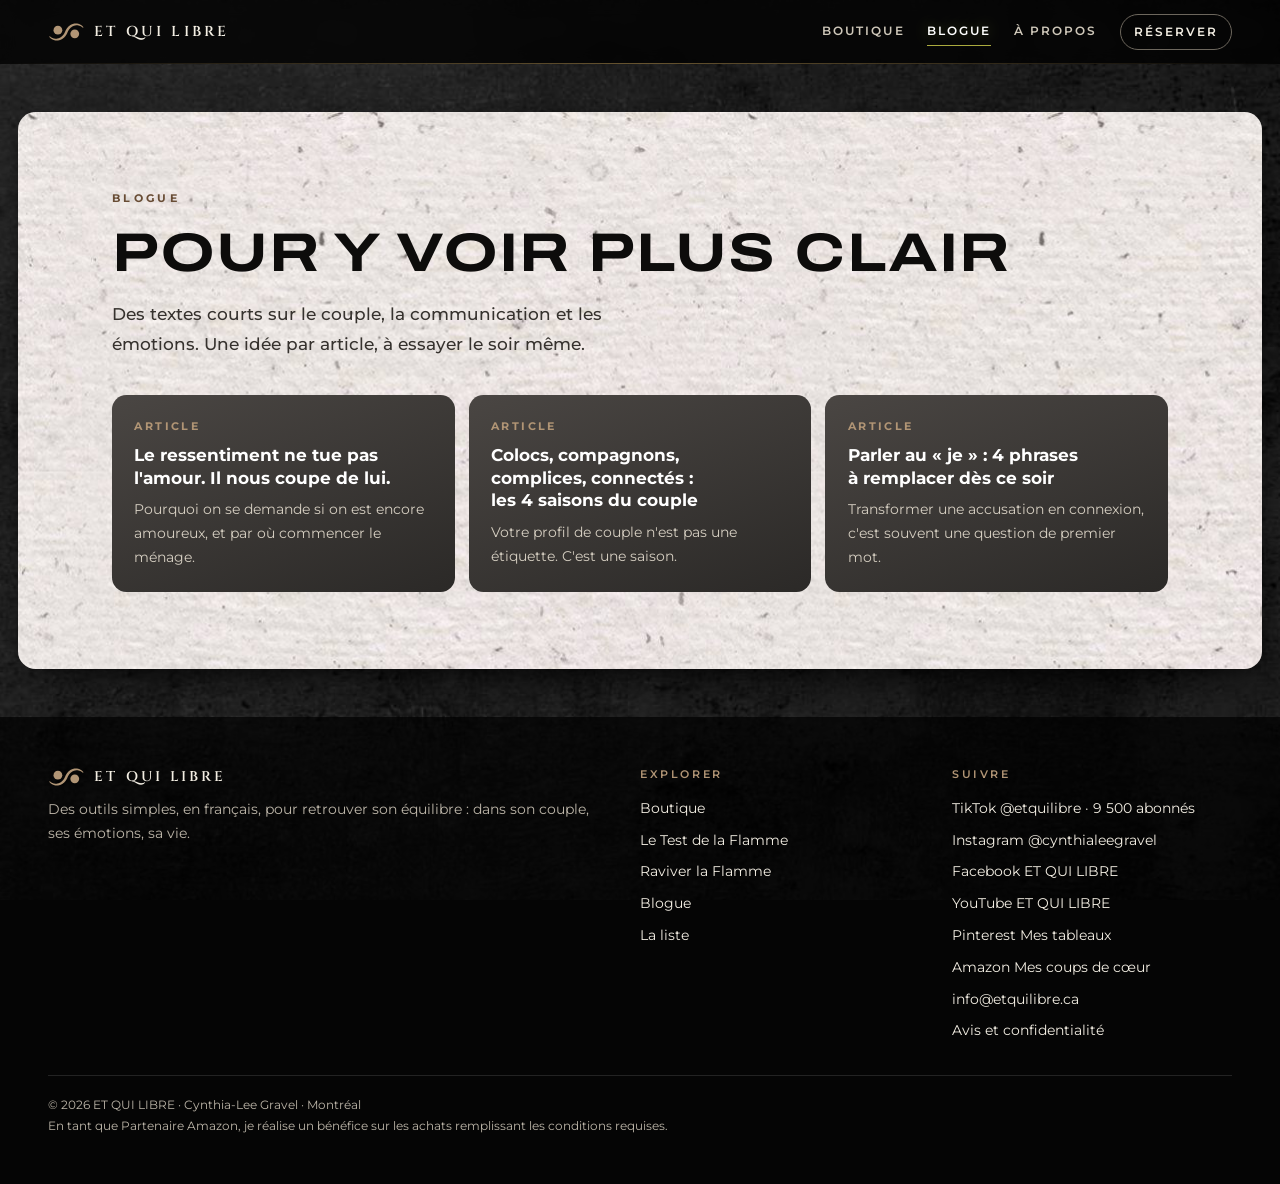
<file: blogue/index.html>
<!doctype html><html lang="fr"><head><meta charset="utf-8"><meta name="viewport" content="width=device-width, initial-scale=1, viewport-fit=cover"><title>Blogue ET QUI LIBRE</title>
<meta name="claude:viewport-fit-sides" content="cover">
<meta name="description" content="Articles sur le couple, la communication et les émotions.">
<meta property="og:title" content="Blogue ET QUI LIBRE"><meta property="og:description" content="Articles sur le couple, la communication et les émotions.">
<link rel="preconnect" href="https://fonts.googleapis.com"><link rel="preconnect" href="https://fonts.gstatic.com" crossorigin><link rel="stylesheet" href="https://fonts.googleapis.com/css2?family=Archivo:wdth,wght@125,400;125,700;125,900&family=Cinzel:wght@600&family=Montserrat:ital,wght@0,400;0,500;0,700;1,500&display=swap"><link rel="stylesheet" href="../style.css">
</head><body><header class="top"><div class="wrap"><a class="brand" href="../index.html"><svg viewBox="0 0 100 60" aria-hidden="true"><path d="M3.3 42.6 L3.8 43.4 L4.4 44.1 L5.0 44.9 L5.7 45.6 L6.4 46.2 L7.0 46.9 L7.8 47.5 L8.5 48.1 L9.3 48.6 L10.0 49.2 L10.8 49.7 L11.6 50.1 L12.5 50.6 L13.3 51.0 L14.2 51.4 L15.1 51.7 L15.9 52.0 L16.8 52.3 L17.8 52.5 L18.7 52.8 L19.6 52.9 L20.6 53.1 L21.5 53.2 L22.5 53.3 L23.4 53.3 L24.4 53.3 L25.4 53.3 L26.3 53.2 L27.3 53.1 L28.3 53.0 L29.3 52.8 L30.3 52.6 L31.2 52.4 L32.2 52.1 L33.2 51.7 L34.1 51.4 L35.1 51.0 L36.0 50.6 L37.0 50.1 L37.9 49.6 L38.8 49.0 L39.8 48.4 L40.7 47.8 L41.5 47.1 L42.4 46.4 L43.3 45.7 L44.1 44.9 L44.9 44.1 L45.7 43.2 L46.5 42.3 L47.3 41.4 L48.0 40.4 L48.8 39.4 L49.5 38.4 L50.1 37.3 L50.8 36.2 L51.4 35.0 L52.0 33.8 L52.6 32.6 L53.1 31.4 L53.6 30.2 L54.1 29.2 L54.6 28.1 L55.1 27.1 L55.7 26.2 L56.2 25.3 L56.8 24.4 L57.4 23.5 L58.0 22.7 L58.6 21.9 L59.2 21.2 L59.9 20.5 L60.5 19.8 L61.2 19.1 L61.8 18.5 L62.5 17.9 L63.2 17.3 L63.9 16.8 L64.6 16.3 L65.3 15.8 L66.0 15.3 L66.8 14.9 L67.5 14.5 L68.2 14.1 L69.0 13.8 L69.7 13.5 L70.5 13.2 L71.3 12.9 L72.0 12.7 L72.8 12.5 L73.6 12.3 L74.3 12.2 L75.1 12.0 L75.9 11.9 L76.7 11.8 L77.5 11.8 L78.3 11.8 L79.0 11.8 L79.8 11.8 L80.6 11.9 L81.4 11.9 L82.2 12.1 L82.9 12.2 L83.7 12.4 L84.5 12.5 L85.3 12.8 L86.0 13.0 L86.8 13.3 L87.5 13.6 L88.3 13.9 L89.0 14.2 L89.7 14.6 L90.5 15.0 L91.2 15.5 L91.9 15.9 L92.6 16.4 L93.3 16.9 L94.0 17.5 L94.6 18.0 L95.3 18.6 L96.7 17.4 L96.2 16.6 L95.6 15.9 L95.0 15.1 L94.3 14.4 L93.6 13.8 L93.0 13.1 L92.2 12.5 L91.5 11.9 L90.7 11.4 L90.0 10.8 L89.2 10.3 L88.4 9.9 L87.5 9.4 L86.7 9.0 L85.8 8.6 L84.9 8.3 L84.1 8.0 L83.2 7.7 L82.2 7.5 L81.3 7.2 L80.4 7.1 L79.4 6.9 L78.5 6.8 L77.5 6.7 L76.6 6.7 L75.6 6.7 L74.6 6.7 L73.7 6.8 L72.7 6.9 L71.7 7.0 L70.7 7.2 L69.7 7.4 L68.8 7.6 L67.8 7.9 L66.8 8.3 L65.9 8.6 L64.9 9.0 L64.0 9.4 L63.0 9.9 L62.1 10.4 L61.2 11.0 L60.2 11.6 L59.3 12.2 L58.5 12.9 L57.6 13.6 L56.7 14.3 L55.9 15.1 L55.1 15.9 L54.3 16.8 L53.5 17.7 L52.7 18.6 L52.0 19.6 L51.2 20.6 L50.5 21.6 L49.9 22.7 L49.2 23.8 L48.6 25.0 L48.0 26.2 L47.4 27.4 L46.9 28.6 L46.4 29.8 L45.9 30.8 L45.4 31.9 L44.9 32.9 L44.3 33.8 L43.8 34.7 L43.2 35.6 L42.6 36.5 L42.0 37.3 L41.4 38.1 L40.8 38.8 L40.1 39.5 L39.5 40.2 L38.8 40.9 L38.2 41.5 L37.5 42.1 L36.8 42.7 L36.1 43.2 L35.4 43.7 L34.7 44.2 L34.0 44.7 L33.2 45.1 L32.5 45.5 L31.8 45.9 L31.0 46.2 L30.3 46.5 L29.5 46.8 L28.7 47.1 L28.0 47.3 L27.2 47.5 L26.4 47.7 L25.7 47.8 L24.9 48.0 L24.1 48.1 L23.3 48.2 L22.5 48.2 L21.7 48.2 L21.0 48.2 L20.2 48.2 L19.4 48.1 L18.6 48.1 L17.8 47.9 L17.1 47.8 L16.3 47.6 L15.5 47.5 L14.7 47.2 L14.0 47.0 L13.2 46.7 L12.5 46.4 L11.7 46.1 L11.0 45.8 L10.3 45.4 L9.5 45.0 L8.8 44.5 L8.1 44.1 L7.4 43.6 L6.7 43.1 L6.0 42.5 L5.4 42.0 L4.7 41.4Z" fill="currentColor"/><circle cx="27" cy="25" r="12" fill="currentColor"/><circle cx="73" cy="35" r="12" fill="currentColor"/></svg><span>ET QUI LIBRE</span></a><nav class="nav" aria-label="Menu"><a href="../boutique/index.html">Boutique</a><a href="../blogue/index.html" aria-current="page">Blogue</a><a href="../a-propos/index.html">À propos</a><a href="../index.html#reserver" class="cta">Réserver</a></nav></div></header><main>
<section><div class="wrap stack-l"><div class="stack"><span class="eyebrow">Blogue</span><h1 class="script">Pour y voir plus clair</h1><p class="lede">Des textes courts sur le couple, la communication et les émotions. Une idée par article, à essayer le soir même.</p></div><div class="posts"><a class="post" href="../blogue/ressentiment/index.html"><span class="meta">Article</span><h3>Le ressentiment ne tue pas l&#x27;amour. Il nous coupe de lui.</h3><p class="note">Pourquoi on se demande si on est encore amoureux, et par où commencer le ménage.</p></a><a class="post" href="../blogue/4-profils/index.html"><span class="meta">Article</span><h3>Colocs, compagnons, complices, connectés : les 4 saisons du couple</h3><p class="note">Votre profil de couple n&#x27;est pas une étiquette. C&#x27;est une saison.</p></a><a class="post" href="../blogue/parler-au-je/index.html"><span class="meta">Article</span><h3>Parler au « je » : 4 phrases à remplacer dès ce soir</h3><p class="note">Transformer une accusation en connexion, c&#x27;est souvent une question de premier mot.</p></a></div></div></section></main><footer><div class="wrap">
<div class="col"><div class="logo-pied"><svg viewBox="0 0 100 60" aria-hidden="true"><path d="M3.3 42.6 L3.8 43.4 L4.4 44.1 L5.0 44.9 L5.7 45.6 L6.4 46.2 L7.0 46.9 L7.8 47.5 L8.5 48.1 L9.3 48.6 L10.0 49.2 L10.8 49.7 L11.6 50.1 L12.5 50.6 L13.3 51.0 L14.2 51.4 L15.1 51.7 L15.9 52.0 L16.8 52.3 L17.8 52.5 L18.7 52.8 L19.6 52.9 L20.6 53.1 L21.5 53.2 L22.5 53.3 L23.4 53.3 L24.4 53.3 L25.4 53.3 L26.3 53.2 L27.3 53.1 L28.3 53.0 L29.3 52.8 L30.3 52.6 L31.2 52.4 L32.2 52.1 L33.2 51.7 L34.1 51.4 L35.1 51.0 L36.0 50.6 L37.0 50.1 L37.9 49.6 L38.8 49.0 L39.8 48.4 L40.7 47.8 L41.5 47.1 L42.4 46.4 L43.3 45.7 L44.1 44.9 L44.9 44.1 L45.7 43.2 L46.5 42.3 L47.3 41.4 L48.0 40.4 L48.8 39.4 L49.5 38.4 L50.1 37.3 L50.8 36.2 L51.4 35.0 L52.0 33.8 L52.6 32.6 L53.1 31.4 L53.6 30.2 L54.1 29.2 L54.6 28.1 L55.1 27.1 L55.7 26.2 L56.2 25.3 L56.8 24.4 L57.4 23.5 L58.0 22.7 L58.6 21.9 L59.2 21.2 L59.9 20.5 L60.5 19.8 L61.2 19.1 L61.8 18.5 L62.5 17.9 L63.2 17.3 L63.9 16.8 L64.6 16.3 L65.3 15.8 L66.0 15.3 L66.8 14.9 L67.5 14.5 L68.2 14.1 L69.0 13.8 L69.7 13.5 L70.5 13.2 L71.3 12.9 L72.0 12.7 L72.8 12.5 L73.6 12.3 L74.3 12.2 L75.1 12.0 L75.9 11.9 L76.7 11.8 L77.5 11.8 L78.3 11.8 L79.0 11.8 L79.8 11.8 L80.6 11.9 L81.4 11.9 L82.2 12.1 L82.9 12.2 L83.7 12.4 L84.5 12.5 L85.3 12.8 L86.0 13.0 L86.8 13.3 L87.5 13.6 L88.3 13.9 L89.0 14.2 L89.7 14.6 L90.5 15.0 L91.2 15.5 L91.9 15.9 L92.6 16.4 L93.3 16.9 L94.0 17.5 L94.6 18.0 L95.3 18.6 L96.7 17.4 L96.2 16.6 L95.6 15.9 L95.0 15.1 L94.3 14.4 L93.6 13.8 L93.0 13.1 L92.2 12.5 L91.5 11.9 L90.7 11.4 L90.0 10.8 L89.2 10.3 L88.4 9.9 L87.5 9.4 L86.7 9.0 L85.8 8.6 L84.9 8.3 L84.1 8.0 L83.2 7.7 L82.2 7.5 L81.3 7.2 L80.4 7.1 L79.4 6.9 L78.5 6.8 L77.5 6.7 L76.6 6.7 L75.6 6.7 L74.6 6.7 L73.7 6.8 L72.7 6.9 L71.7 7.0 L70.7 7.2 L69.7 7.4 L68.8 7.6 L67.8 7.9 L66.8 8.3 L65.9 8.6 L64.9 9.0 L64.0 9.4 L63.0 9.9 L62.1 10.4 L61.2 11.0 L60.2 11.6 L59.3 12.2 L58.5 12.9 L57.6 13.6 L56.7 14.3 L55.9 15.1 L55.1 15.9 L54.3 16.8 L53.5 17.7 L52.7 18.6 L52.0 19.6 L51.2 20.6 L50.5 21.6 L49.9 22.7 L49.2 23.8 L48.6 25.0 L48.0 26.2 L47.4 27.4 L46.9 28.6 L46.4 29.8 L45.9 30.8 L45.4 31.9 L44.9 32.9 L44.3 33.8 L43.8 34.7 L43.2 35.6 L42.6 36.5 L42.0 37.3 L41.4 38.1 L40.8 38.8 L40.1 39.5 L39.5 40.2 L38.8 40.9 L38.2 41.5 L37.5 42.1 L36.8 42.7 L36.1 43.2 L35.4 43.7 L34.7 44.2 L34.0 44.7 L33.2 45.1 L32.5 45.5 L31.8 45.9 L31.0 46.2 L30.3 46.5 L29.5 46.8 L28.7 47.1 L28.0 47.3 L27.2 47.5 L26.4 47.7 L25.7 47.8 L24.9 48.0 L24.1 48.1 L23.3 48.2 L22.5 48.2 L21.7 48.2 L21.0 48.2 L20.2 48.2 L19.4 48.1 L18.6 48.1 L17.8 47.9 L17.1 47.8 L16.3 47.6 L15.5 47.5 L14.7 47.2 L14.0 47.0 L13.2 46.7 L12.5 46.4 L11.7 46.1 L11.0 45.8 L10.3 45.4 L9.5 45.0 L8.8 44.5 L8.1 44.1 L7.4 43.6 L6.7 43.1 L6.0 42.5 L5.4 42.0 L4.7 41.4Z" fill="currentColor"/><circle cx="27" cy="25" r="12" fill="currentColor"/><circle cx="73" cy="35" r="12" fill="currentColor"/></svg><span>ET QUI LIBRE</span></div><p>Des outils simples, en français, pour retrouver son équilibre : dans son couple, ses émotions, sa vie.</p></div>
<div class="col"><span class="titre">Explorer</span><a href="../boutique/index.html">Boutique</a><a href="../test/index.html">Le Test de la Flamme</a><a href="../kit/index.html">Raviver la Flamme</a><a href="../blogue/index.html">Blogue</a><a href="../liste/index.html">La liste</a></div>
<div class="col"><span class="titre">Suivre</span><a href="https://www.tiktok.com/@etquilibre">TikTok @etquilibre · 9 500 abonnés</a><a href="https://www.instagram.com/cynthialeegravel/">Instagram @cynthialeegravel</a><a href="https://www.facebook.com/profile.php?id=100063501461321">Facebook ET QUI LIBRE</a><a href="https://www.youtube.com/channel/UCJyCUbqBC_mSLCVzYKLMlRA">YouTube ET QUI LIBRE</a><a href="https://pin.it/4rcnFLC">Pinterest Mes tableaux</a><a href="https://www.amazon.com/shop/cynthia-leegravel">Amazon Mes coups de cœur</a><a href="../contact/index.html">info@etquilibre.ca</a><a href="../contact/index.html#avis">Avis et confidentialité</a></div>
<p class="bas">© 2026 ET QUI LIBRE · Cynthia-Lee Gravel · Montréal<br>En tant que Partenaire Amazon, je réalise un bénéfice sur les achats remplissant les conditions requises.</p></div></footer><script>
(function(){var d=document.documentElement;d.classList.add('js');
 var rm=false;
 
 if('IntersectionObserver' in window&&!rm){var io=new IntersectionObserver(function(es){es.forEach(function(e){if(e.isIntersecting){e.target.classList.add('vu');io.unobserve(e.target);}});},{rootMargin:'0px 0px -12% 0px'});
  document.querySelectorAll('.tuile,main>section:not(.rangee):not(.hero-video)').forEach(function(el){io.observe(el);});}
 else document.querySelectorAll('.tuile,main>section').forEach(function(el){el.classList.add('vu');});
 document.addEventListener('pointermove',function(e){var c=e.target.closest&&e.target.closest('.tuile');if(!c)return;var r=c.getBoundingClientRect();c.style.setProperty('--x',(e.clientX-r.left)+'px');c.style.setProperty('--y',(e.clientY-r.top)+'px');},{passive:true});
 document.addEventListener('pointerdown',function(e){var b=e.target.closest&&e.target.closest('.btn,.nav a.cta');if(!b||rm)return;var r=b.getBoundingClientRect(),o=document.createElement('span');o.className='onde';o.style.left=(e.clientX-r.left)+'px';o.style.top=(e.clientY-r.top)+'px';b.appendChild(o);setTimeout(function(){o.remove();},750);});
 document.querySelectorAll('[data-tiktok]').forEach(function(f){f.addEventListener('click',function(){f.outerHTML='<iframe class="tt-frame" src="https://www.tiktok.com/embed/v2/'+f.dataset.tiktok+'" allow="encrypted-media; fullscreen" title="Vidéo TikTok ET QUI LIBRE"></iframe>';});});
})();
</script></body></html>
</file>
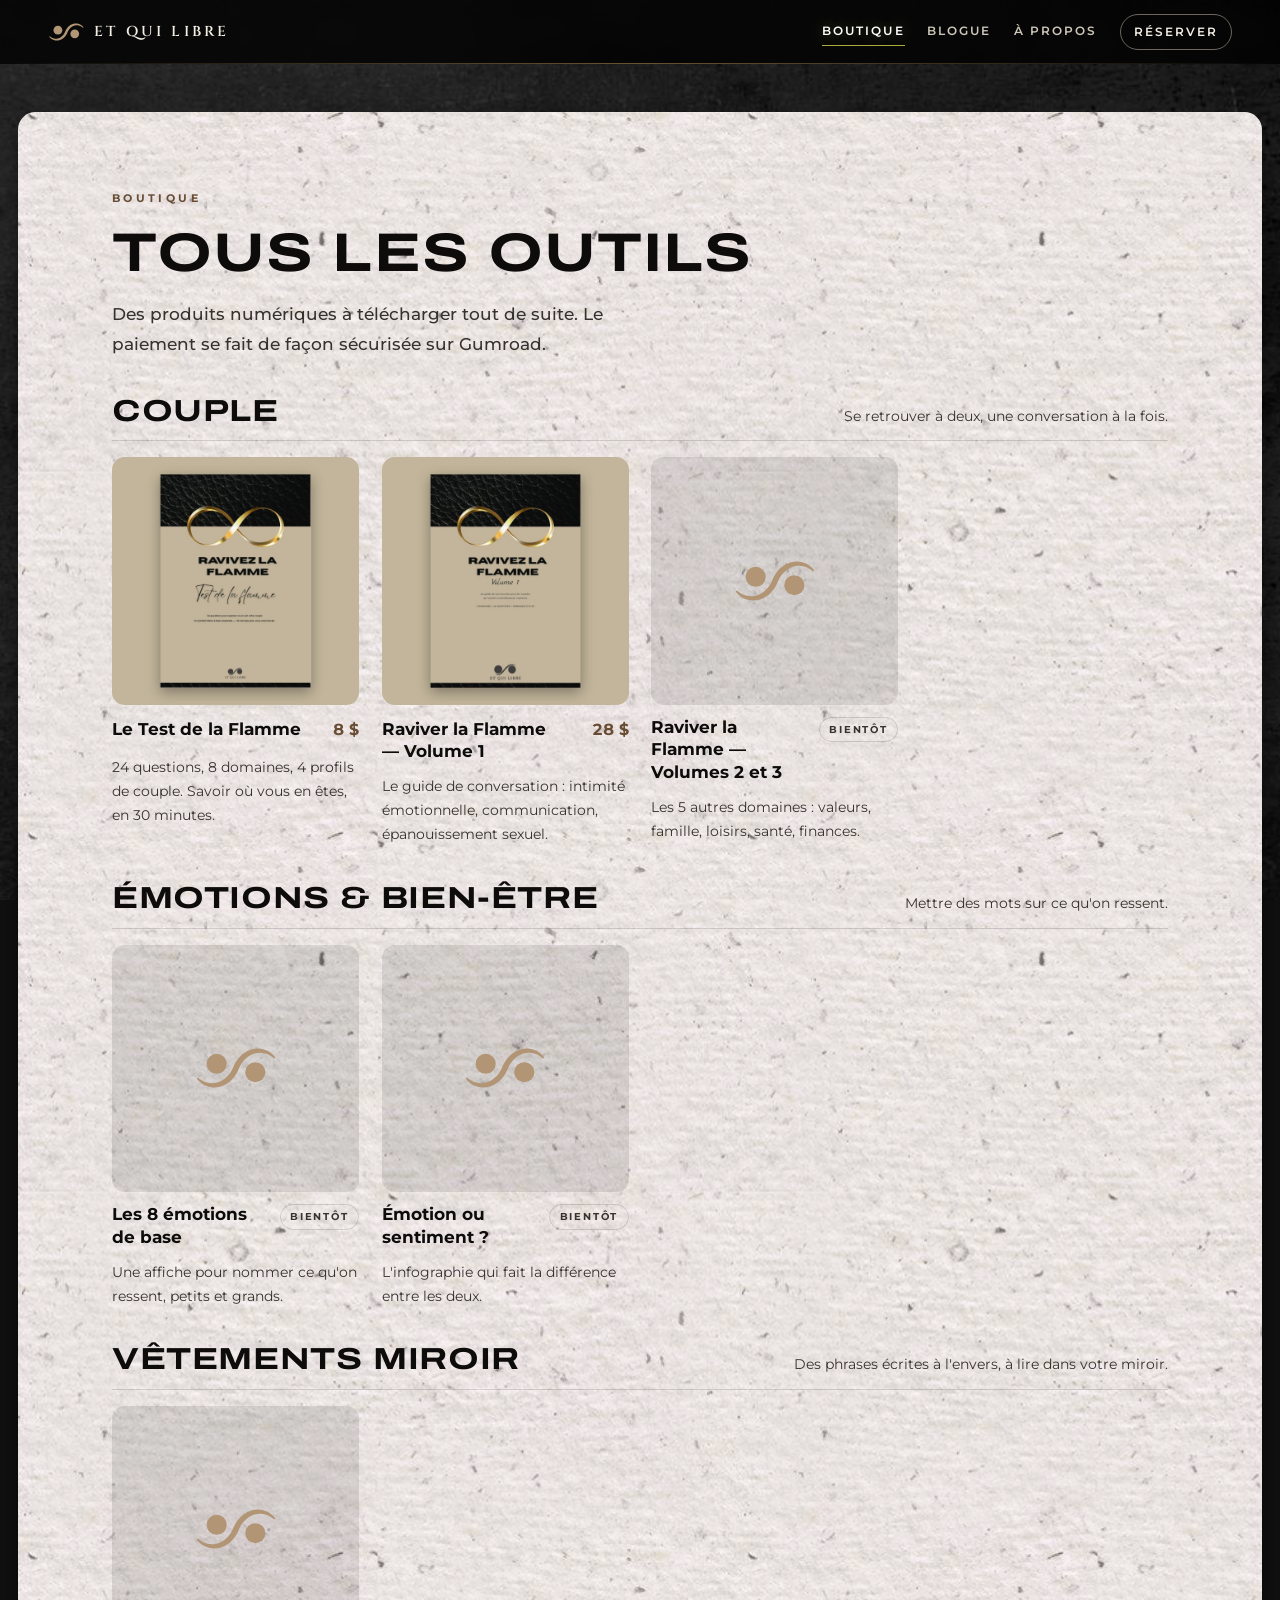
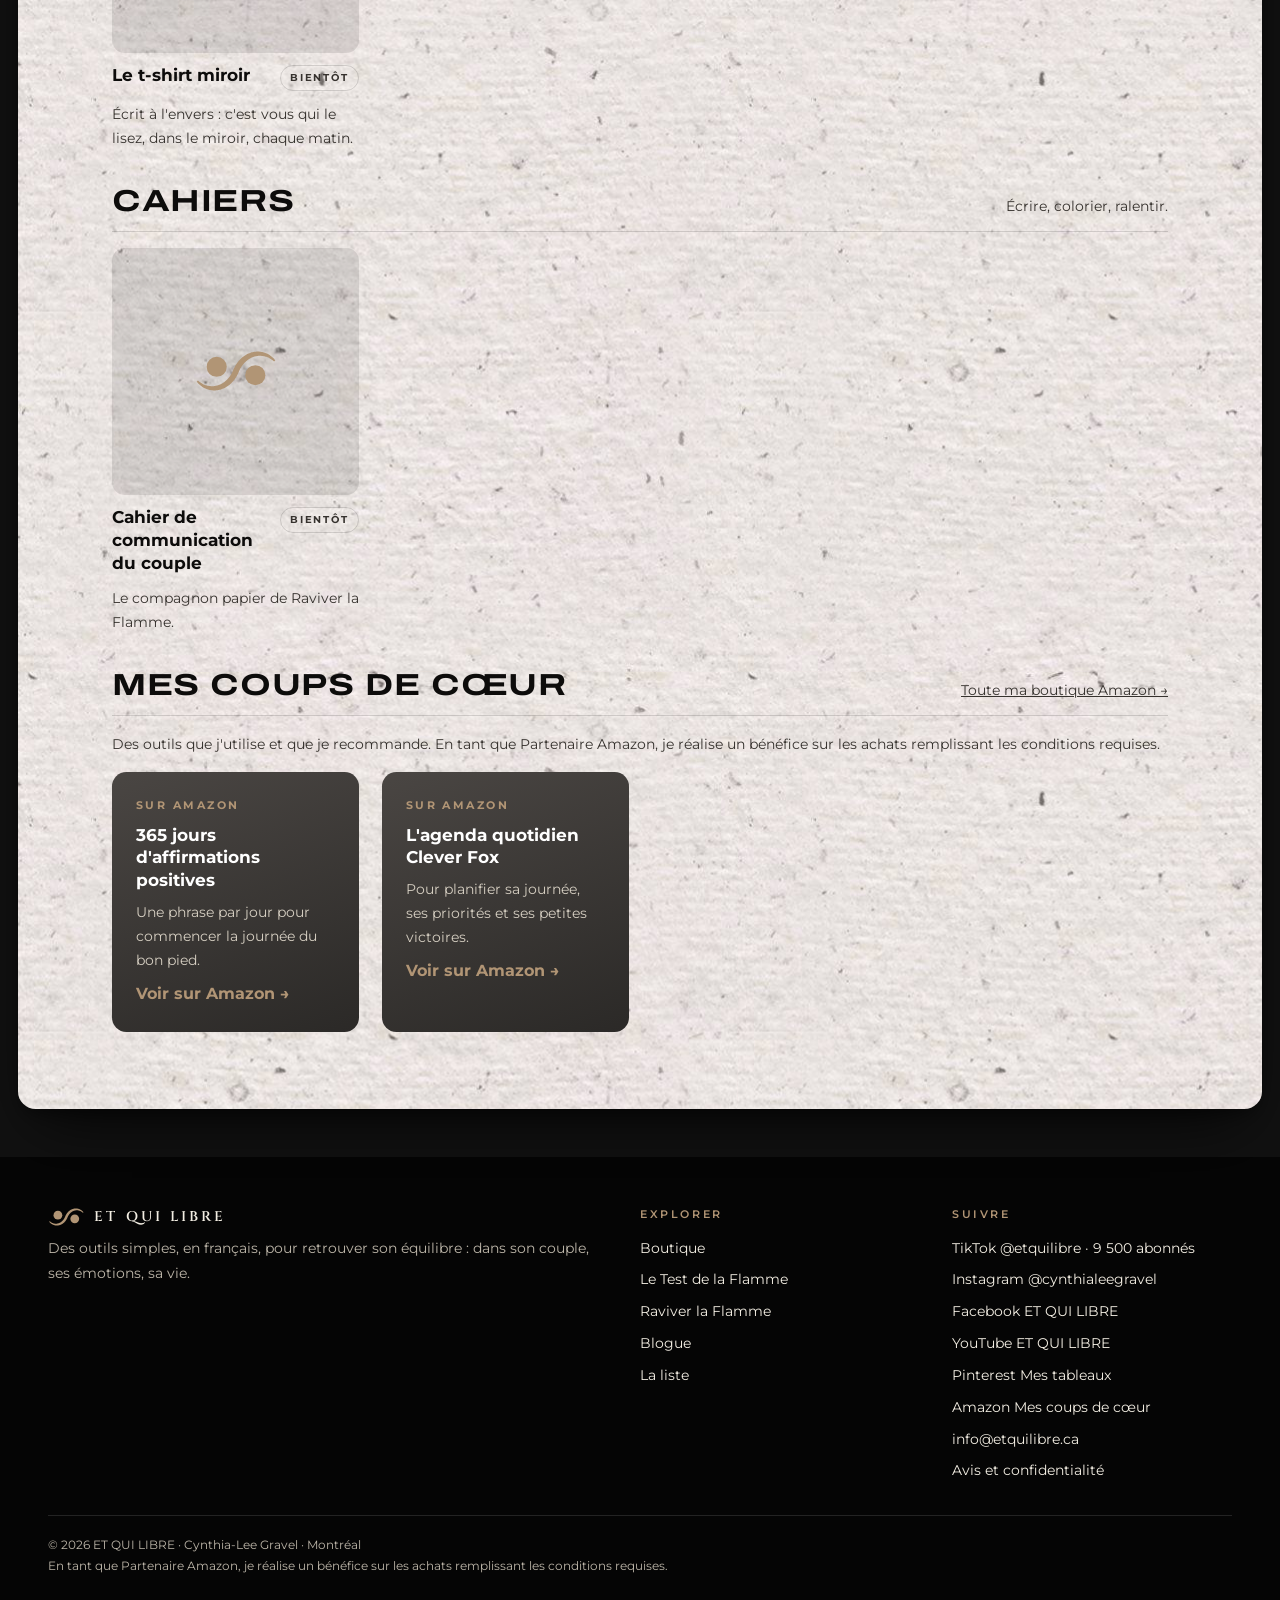
<file: boutique/index.html>
<!doctype html><html lang="fr"><head><meta charset="utf-8"><meta name="viewport" content="width=device-width, initial-scale=1, viewport-fit=cover"><title>Boutique ET QUI LIBRE</title>
<meta name="claude:viewport-fit-sides" content="cover">
<meta name="description" content="Tous les produits ET QUI LIBRE : couple, émotions, vêtements miroir, cahiers.">
<meta property="og:title" content="Boutique ET QUI LIBRE"><meta property="og:description" content="Tous les produits ET QUI LIBRE : couple, émotions, vêtements miroir, cahiers.">
<link rel="preconnect" href="https://fonts.googleapis.com"><link rel="preconnect" href="https://fonts.gstatic.com" crossorigin><link rel="stylesheet" href="https://fonts.googleapis.com/css2?family=Archivo:wdth,wght@125,400;125,700;125,900&family=Cinzel:wght@600&family=Montserrat:ital,wght@0,400;0,500;0,700;1,500&display=swap"><link rel="stylesheet" href="../style.css">
</head><body><header class="top"><div class="wrap"><a class="brand" href="../index.html"><svg viewBox="0 0 100 60" aria-hidden="true"><path d="M3.3 42.6 L3.8 43.4 L4.4 44.1 L5.0 44.9 L5.7 45.6 L6.4 46.2 L7.0 46.9 L7.8 47.5 L8.5 48.1 L9.3 48.6 L10.0 49.2 L10.8 49.7 L11.6 50.1 L12.5 50.6 L13.3 51.0 L14.2 51.4 L15.1 51.7 L15.9 52.0 L16.8 52.3 L17.8 52.5 L18.7 52.8 L19.6 52.9 L20.6 53.1 L21.5 53.2 L22.5 53.3 L23.4 53.3 L24.4 53.3 L25.4 53.3 L26.3 53.2 L27.3 53.1 L28.3 53.0 L29.3 52.8 L30.3 52.6 L31.2 52.4 L32.2 52.1 L33.2 51.7 L34.1 51.4 L35.1 51.0 L36.0 50.6 L37.0 50.1 L37.9 49.6 L38.8 49.0 L39.8 48.4 L40.7 47.8 L41.5 47.1 L42.4 46.4 L43.3 45.7 L44.1 44.9 L44.9 44.1 L45.7 43.2 L46.5 42.3 L47.3 41.4 L48.0 40.4 L48.8 39.4 L49.5 38.4 L50.1 37.3 L50.8 36.2 L51.4 35.0 L52.0 33.8 L52.6 32.6 L53.1 31.4 L53.6 30.2 L54.1 29.2 L54.6 28.1 L55.1 27.1 L55.7 26.2 L56.2 25.3 L56.8 24.4 L57.4 23.5 L58.0 22.7 L58.6 21.9 L59.2 21.2 L59.9 20.5 L60.5 19.8 L61.2 19.1 L61.8 18.5 L62.5 17.9 L63.2 17.3 L63.9 16.8 L64.6 16.3 L65.3 15.8 L66.0 15.3 L66.8 14.9 L67.5 14.5 L68.2 14.1 L69.0 13.8 L69.7 13.5 L70.5 13.2 L71.3 12.9 L72.0 12.7 L72.8 12.5 L73.6 12.3 L74.3 12.2 L75.1 12.0 L75.9 11.9 L76.7 11.8 L77.5 11.8 L78.3 11.8 L79.0 11.8 L79.8 11.8 L80.6 11.9 L81.4 11.9 L82.2 12.1 L82.9 12.2 L83.7 12.4 L84.5 12.5 L85.3 12.8 L86.0 13.0 L86.8 13.3 L87.5 13.6 L88.3 13.9 L89.0 14.2 L89.7 14.6 L90.5 15.0 L91.2 15.5 L91.9 15.9 L92.6 16.4 L93.3 16.9 L94.0 17.5 L94.6 18.0 L95.3 18.6 L96.7 17.4 L96.2 16.6 L95.6 15.9 L95.0 15.1 L94.3 14.4 L93.6 13.8 L93.0 13.1 L92.2 12.5 L91.5 11.9 L90.7 11.4 L90.0 10.8 L89.2 10.3 L88.4 9.9 L87.5 9.4 L86.7 9.0 L85.8 8.6 L84.9 8.3 L84.1 8.0 L83.2 7.7 L82.2 7.5 L81.3 7.2 L80.4 7.1 L79.4 6.9 L78.5 6.8 L77.5 6.7 L76.6 6.7 L75.6 6.7 L74.6 6.7 L73.7 6.8 L72.7 6.9 L71.7 7.0 L70.7 7.2 L69.7 7.4 L68.8 7.6 L67.8 7.9 L66.8 8.3 L65.9 8.6 L64.9 9.0 L64.0 9.4 L63.0 9.9 L62.1 10.4 L61.2 11.0 L60.2 11.6 L59.3 12.2 L58.5 12.9 L57.6 13.6 L56.7 14.3 L55.9 15.1 L55.1 15.9 L54.3 16.8 L53.5 17.7 L52.7 18.6 L52.0 19.6 L51.2 20.6 L50.5 21.6 L49.9 22.7 L49.2 23.8 L48.6 25.0 L48.0 26.2 L47.4 27.4 L46.9 28.6 L46.4 29.8 L45.9 30.8 L45.4 31.9 L44.9 32.9 L44.3 33.8 L43.8 34.7 L43.2 35.6 L42.6 36.5 L42.0 37.3 L41.4 38.1 L40.8 38.8 L40.1 39.5 L39.5 40.2 L38.8 40.9 L38.2 41.5 L37.5 42.1 L36.8 42.7 L36.1 43.2 L35.4 43.7 L34.7 44.2 L34.0 44.7 L33.2 45.1 L32.5 45.5 L31.8 45.9 L31.0 46.2 L30.3 46.5 L29.5 46.8 L28.7 47.1 L28.0 47.3 L27.2 47.5 L26.4 47.7 L25.7 47.8 L24.9 48.0 L24.1 48.1 L23.3 48.2 L22.5 48.2 L21.7 48.2 L21.0 48.2 L20.2 48.2 L19.4 48.1 L18.6 48.1 L17.8 47.9 L17.1 47.8 L16.3 47.6 L15.5 47.5 L14.7 47.2 L14.0 47.0 L13.2 46.7 L12.5 46.4 L11.7 46.1 L11.0 45.8 L10.3 45.4 L9.5 45.0 L8.8 44.5 L8.1 44.1 L7.4 43.6 L6.7 43.1 L6.0 42.5 L5.4 42.0 L4.7 41.4Z" fill="currentColor"/><circle cx="27" cy="25" r="12" fill="currentColor"/><circle cx="73" cy="35" r="12" fill="currentColor"/></svg><span>ET QUI LIBRE</span></a><nav class="nav" aria-label="Menu"><a href="../boutique/index.html" aria-current="page">Boutique</a><a href="../blogue/index.html">Blogue</a><a href="../a-propos/index.html">À propos</a><a href="../index.html#reserver" class="cta">Réserver</a></nav></div></header><main>
<section><div class="wrap stack-l">
 <div class="stack"><span class="eyebrow">Boutique</span><h1 class="script">Tous les outils</h1><p class="lede">Des produits numériques à télécharger tout de suite. Le paiement se fait de façon sécurisée sur Gumroad.</p></div>
 <div class="stack" id="couple"><div class="coll-head"><h2 class="script">Couple</h2><p class="note">Se retrouver à deux, une conversation à la fois.</p></div><div class="grid"><a class="prod" href="../test/index.html" style="text-decoration:none"><div class="vis"><img src="../assets/test-flamme.jpg" alt="Le Test de la Flamme" loading="lazy"></div><div class="ligne"><h3>Le Test de la Flamme</h3><span class="prix">8 $</span></div><p class="note">24 questions, 8 domaines, 4 profils de couple. Savoir où vous en êtes, en 30 minutes.</p></a><a class="prod" href="../kit/index.html" style="text-decoration:none"><div class="vis"><img src="../assets/volume-1.jpg" alt="Raviver la Flamme — Volume 1" loading="lazy"></div><div class="ligne"><h3>Raviver la Flamme — Volume 1</h3><span class="prix">28 $</span></div><p class="note">Le guide de conversation : intimité émotionnelle, communication, épanouissement sexuel.</p></a><div class="prod off"><div class="vis vide"></div><div class="ligne"><h3>Raviver la Flamme — Volumes 2 et 3</h3><span class="pastille">Bientôt</span></div><p class="note">Les 5 autres domaines : valeurs, famille, loisirs, santé, finances.</p></div></div></div><div class="stack" id="emotions"><div class="coll-head"><h2 class="script">Émotions &amp; bien-être</h2><p class="note">Mettre des mots sur ce qu&#x27;on ressent.</p></div><div class="grid"><div class="prod off"><div class="vis vide"></div><div class="ligne"><h3>Les 8 émotions de base</h3><span class="pastille">Bientôt</span></div><p class="note">Une affiche pour nommer ce qu&#x27;on ressent, petits et grands.</p></div><div class="prod off"><div class="vis vide"></div><div class="ligne"><h3>Émotion ou sentiment ?</h3><span class="pastille">Bientôt</span></div><p class="note">L&#x27;infographie qui fait la différence entre les deux.</p></div></div></div><div class="stack" id="miroir"><div class="coll-head"><h2 class="script">Vêtements miroir</h2><p class="note">Des phrases écrites à l&#x27;envers, à lire dans votre miroir.</p></div><div class="grid"><div class="prod off"><div class="vis vide"></div><div class="ligne"><h3>Le t-shirt miroir</h3><span class="pastille">Bientôt</span></div><p class="note">Écrit à l&#x27;envers : c&#x27;est vous qui le lisez, dans le miroir, chaque matin.</p></div></div></div><div class="stack" id="cahiers"><div class="coll-head"><h2 class="script">Cahiers</h2><p class="note">Écrire, colorier, ralentir.</p></div><div class="grid"><div class="prod off"><div class="vis vide"></div><div class="ligne"><h3>Cahier de communication du couple</h3><span class="pastille">Bientôt</span></div><p class="note">Le compagnon papier de Raviver la Flamme.</p></div></div></div><div class="stack" id="amazon"><div class="coll-head"><h2 class="script">Mes coups de cœur</h2><a class="note" href="https://www.amazon.com/shop/cynthia-leegravel" target="_blank" rel="noopener">Toute ma boutique Amazon →</a></div><p class="note">Des outils que j'utilise et que je recommande. En tant que Partenaire Amazon, je réalise un bénéfice sur les achats remplissant les conditions requises.</p><div class="grid"><a class="col-card" href="https://amzn.to/3UUk0oT" target="_blank" rel="noopener sponsored" style="text-decoration:none"><span class="compte">Sur Amazon</span><h3>365 jours d&#x27;affirmations positives</h3><p class="note">Une phrase par jour pour commencer la journée du bon pied.</p><span class="prix">Voir sur Amazon →</span></a><a class="col-card" href="https://a.co/d/5LzaaJj" target="_blank" rel="noopener sponsored" style="text-decoration:none"><span class="compte">Sur Amazon</span><h3>L&#x27;agenda quotidien Clever Fox</h3><p class="note">Pour planifier sa journée, ses priorités et ses petites victoires.</p><span class="prix">Voir sur Amazon →</span></a></div></div>
</div></section></main><footer><div class="wrap">
<div class="col"><div class="logo-pied"><svg viewBox="0 0 100 60" aria-hidden="true"><path d="M3.3 42.6 L3.8 43.4 L4.4 44.1 L5.0 44.9 L5.7 45.6 L6.4 46.2 L7.0 46.9 L7.8 47.5 L8.5 48.1 L9.3 48.6 L10.0 49.2 L10.8 49.7 L11.6 50.1 L12.5 50.6 L13.3 51.0 L14.2 51.4 L15.1 51.7 L15.9 52.0 L16.8 52.3 L17.8 52.5 L18.7 52.8 L19.6 52.9 L20.6 53.1 L21.5 53.2 L22.5 53.3 L23.4 53.3 L24.4 53.3 L25.4 53.3 L26.3 53.2 L27.3 53.1 L28.3 53.0 L29.3 52.8 L30.3 52.6 L31.2 52.4 L32.2 52.1 L33.2 51.7 L34.1 51.4 L35.1 51.0 L36.0 50.6 L37.0 50.1 L37.9 49.6 L38.8 49.0 L39.8 48.4 L40.7 47.8 L41.5 47.1 L42.4 46.4 L43.3 45.7 L44.1 44.9 L44.9 44.1 L45.7 43.2 L46.5 42.3 L47.3 41.4 L48.0 40.4 L48.8 39.4 L49.5 38.4 L50.1 37.3 L50.8 36.2 L51.4 35.0 L52.0 33.8 L52.6 32.6 L53.1 31.4 L53.6 30.2 L54.1 29.2 L54.6 28.1 L55.1 27.1 L55.7 26.2 L56.2 25.3 L56.8 24.4 L57.4 23.5 L58.0 22.7 L58.6 21.9 L59.2 21.2 L59.9 20.5 L60.5 19.8 L61.2 19.1 L61.8 18.5 L62.5 17.9 L63.2 17.3 L63.9 16.8 L64.6 16.3 L65.3 15.8 L66.0 15.3 L66.8 14.9 L67.5 14.5 L68.2 14.1 L69.0 13.8 L69.7 13.5 L70.5 13.2 L71.3 12.9 L72.0 12.7 L72.8 12.5 L73.6 12.3 L74.3 12.2 L75.1 12.0 L75.9 11.9 L76.7 11.8 L77.5 11.8 L78.3 11.8 L79.0 11.8 L79.8 11.8 L80.6 11.9 L81.4 11.9 L82.2 12.1 L82.9 12.2 L83.7 12.4 L84.5 12.5 L85.3 12.8 L86.0 13.0 L86.8 13.3 L87.5 13.6 L88.3 13.9 L89.0 14.2 L89.7 14.6 L90.5 15.0 L91.2 15.5 L91.9 15.9 L92.6 16.4 L93.3 16.9 L94.0 17.5 L94.6 18.0 L95.3 18.6 L96.7 17.4 L96.2 16.6 L95.6 15.9 L95.0 15.1 L94.3 14.4 L93.6 13.8 L93.0 13.1 L92.2 12.5 L91.5 11.9 L90.7 11.4 L90.0 10.8 L89.2 10.3 L88.4 9.9 L87.5 9.4 L86.7 9.0 L85.8 8.6 L84.9 8.3 L84.1 8.0 L83.2 7.7 L82.2 7.5 L81.3 7.2 L80.4 7.1 L79.4 6.9 L78.5 6.8 L77.5 6.7 L76.6 6.7 L75.6 6.7 L74.6 6.7 L73.7 6.8 L72.7 6.9 L71.7 7.0 L70.7 7.2 L69.7 7.4 L68.8 7.6 L67.8 7.9 L66.8 8.3 L65.9 8.6 L64.9 9.0 L64.0 9.4 L63.0 9.9 L62.1 10.4 L61.2 11.0 L60.2 11.6 L59.3 12.2 L58.5 12.9 L57.6 13.6 L56.7 14.3 L55.9 15.1 L55.1 15.9 L54.3 16.8 L53.5 17.7 L52.7 18.6 L52.0 19.6 L51.2 20.6 L50.5 21.6 L49.9 22.7 L49.2 23.8 L48.6 25.0 L48.0 26.2 L47.4 27.4 L46.9 28.6 L46.4 29.8 L45.9 30.8 L45.4 31.9 L44.9 32.9 L44.3 33.8 L43.8 34.7 L43.2 35.6 L42.6 36.5 L42.0 37.3 L41.4 38.1 L40.8 38.8 L40.1 39.5 L39.5 40.2 L38.8 40.9 L38.2 41.5 L37.5 42.1 L36.8 42.7 L36.1 43.2 L35.4 43.7 L34.7 44.2 L34.0 44.7 L33.2 45.1 L32.5 45.5 L31.8 45.9 L31.0 46.2 L30.3 46.5 L29.5 46.8 L28.7 47.1 L28.0 47.3 L27.2 47.5 L26.4 47.7 L25.7 47.8 L24.9 48.0 L24.1 48.1 L23.3 48.2 L22.5 48.2 L21.7 48.2 L21.0 48.2 L20.2 48.2 L19.4 48.1 L18.6 48.1 L17.8 47.9 L17.1 47.8 L16.3 47.6 L15.5 47.5 L14.7 47.2 L14.0 47.0 L13.2 46.7 L12.5 46.4 L11.7 46.1 L11.0 45.8 L10.3 45.4 L9.5 45.0 L8.8 44.5 L8.1 44.1 L7.4 43.6 L6.7 43.1 L6.0 42.5 L5.4 42.0 L4.7 41.4Z" fill="currentColor"/><circle cx="27" cy="25" r="12" fill="currentColor"/><circle cx="73" cy="35" r="12" fill="currentColor"/></svg><span>ET QUI LIBRE</span></div><p>Des outils simples, en français, pour retrouver son équilibre : dans son couple, ses émotions, sa vie.</p></div>
<div class="col"><span class="titre">Explorer</span><a href="../boutique/index.html">Boutique</a><a href="../test/index.html">Le Test de la Flamme</a><a href="../kit/index.html">Raviver la Flamme</a><a href="../blogue/index.html">Blogue</a><a href="../liste/index.html">La liste</a></div>
<div class="col"><span class="titre">Suivre</span><a href="https://www.tiktok.com/@etquilibre">TikTok @etquilibre · 9 500 abonnés</a><a href="https://www.instagram.com/cynthialeegravel/">Instagram @cynthialeegravel</a><a href="https://www.facebook.com/profile.php?id=100063501461321">Facebook ET QUI LIBRE</a><a href="https://www.youtube.com/channel/UCJyCUbqBC_mSLCVzYKLMlRA">YouTube ET QUI LIBRE</a><a href="https://pin.it/4rcnFLC">Pinterest Mes tableaux</a><a href="https://www.amazon.com/shop/cynthia-leegravel">Amazon Mes coups de cœur</a><a href="../contact/index.html">info@etquilibre.ca</a><a href="../contact/index.html#avis">Avis et confidentialité</a></div>
<p class="bas">© 2026 ET QUI LIBRE · Cynthia-Lee Gravel · Montréal<br>En tant que Partenaire Amazon, je réalise un bénéfice sur les achats remplissant les conditions requises.</p></div></footer><script>
(function(){var d=document.documentElement;d.classList.add('js');
 var rm=false;
 
 if('IntersectionObserver' in window&&!rm){var io=new IntersectionObserver(function(es){es.forEach(function(e){if(e.isIntersecting){e.target.classList.add('vu');io.unobserve(e.target);}});},{rootMargin:'0px 0px -12% 0px'});
  document.querySelectorAll('.tuile,main>section:not(.rangee):not(.hero-video)').forEach(function(el){io.observe(el);});}
 else document.querySelectorAll('.tuile,main>section').forEach(function(el){el.classList.add('vu');});
 document.addEventListener('pointermove',function(e){var c=e.target.closest&&e.target.closest('.tuile');if(!c)return;var r=c.getBoundingClientRect();c.style.setProperty('--x',(e.clientX-r.left)+'px');c.style.setProperty('--y',(e.clientY-r.top)+'px');},{passive:true});
 document.addEventListener('pointerdown',function(e){var b=e.target.closest&&e.target.closest('.btn,.nav a.cta');if(!b||rm)return;var r=b.getBoundingClientRect(),o=document.createElement('span');o.className='onde';o.style.left=(e.clientX-r.left)+'px';o.style.top=(e.clientY-r.top)+'px';b.appendChild(o);setTimeout(function(){o.remove();},750);});
 document.querySelectorAll('[data-tiktok]').forEach(function(f){f.addEventListener('click',function(){f.outerHTML='<iframe class="tt-frame" src="https://www.tiktok.com/embed/v2/'+f.dataset.tiktok+'" allow="encrypted-media; fullscreen" title="Vidéo TikTok ET QUI LIBRE"></iframe>';});});
})();
</script></body></html>
</file>
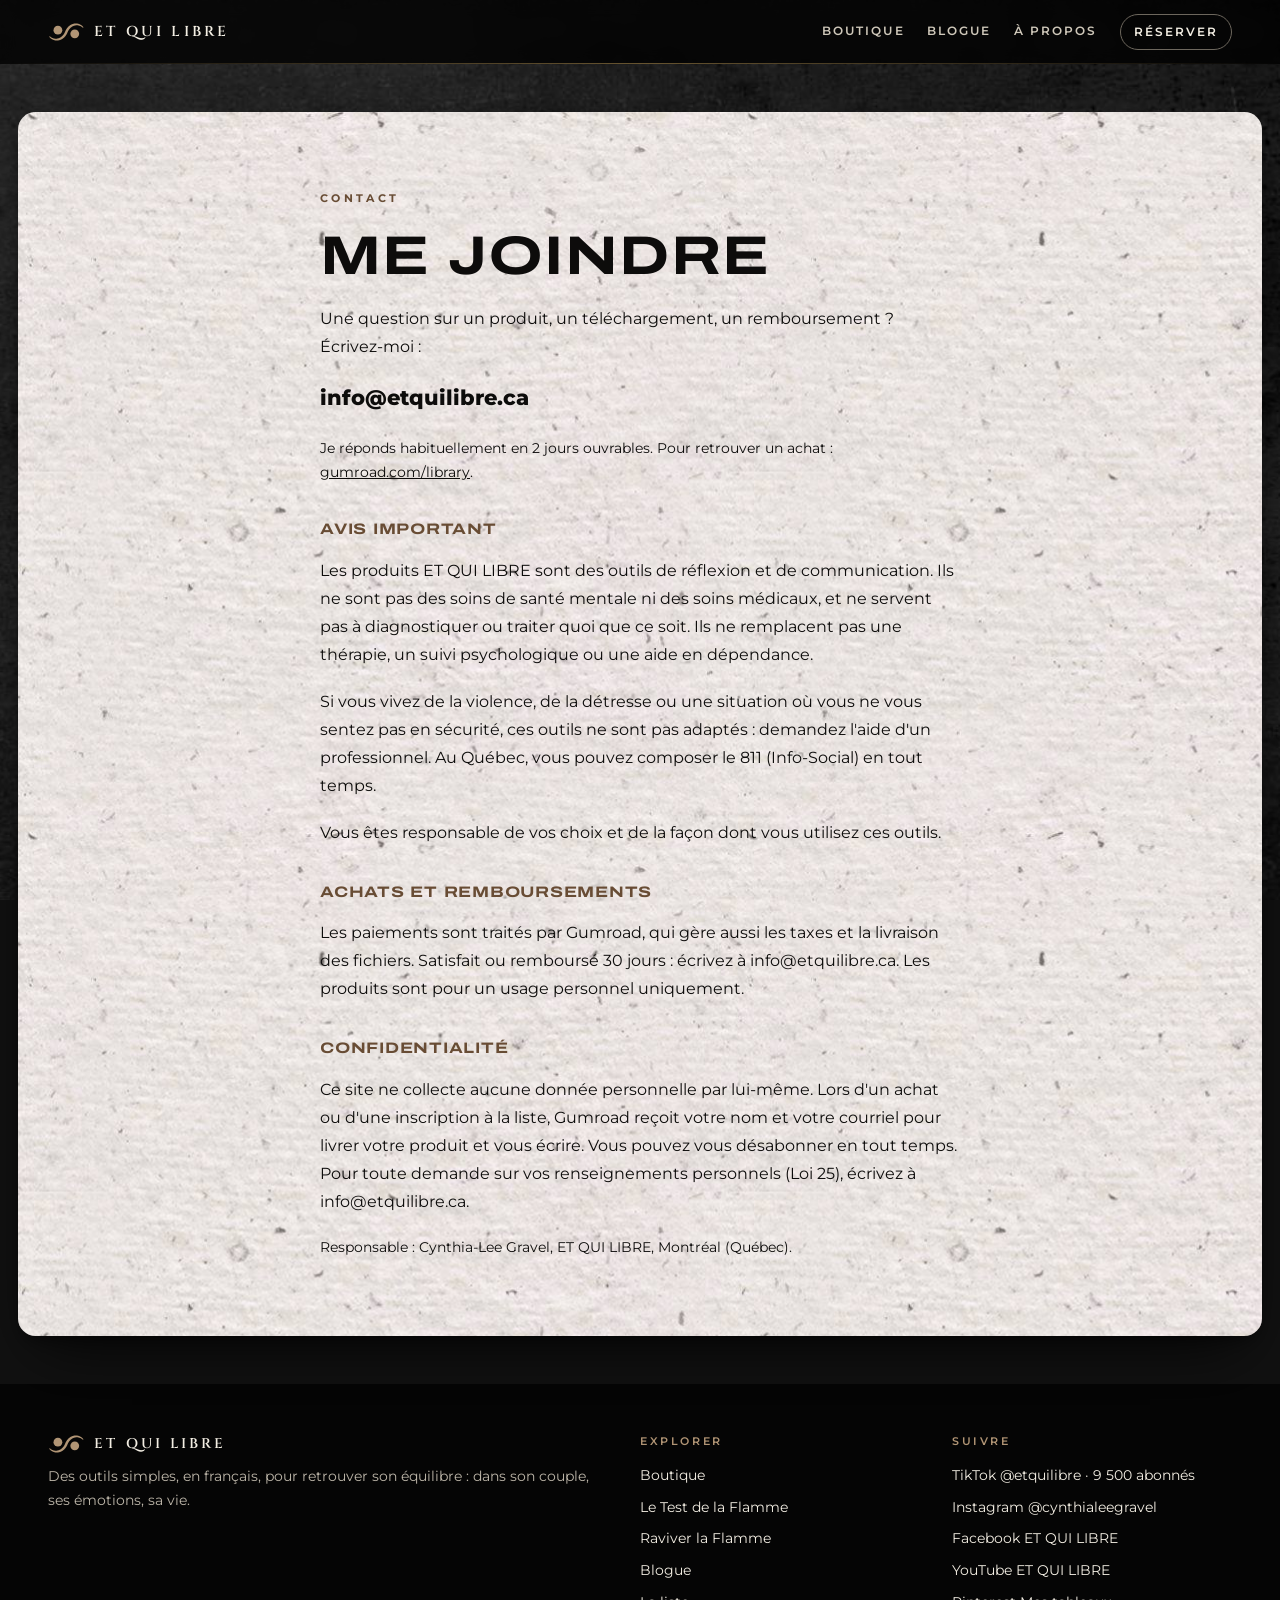
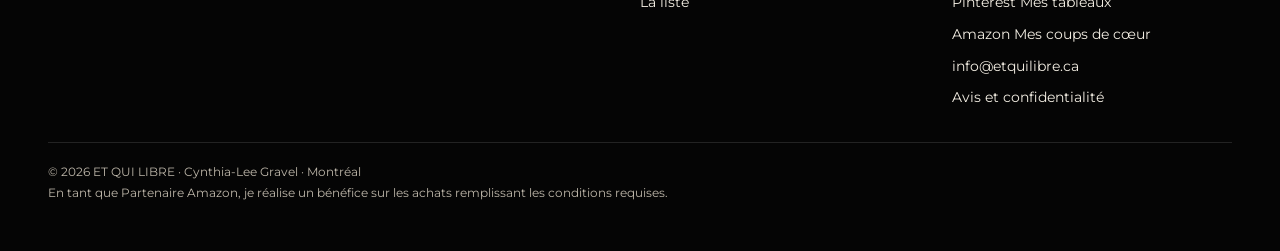
<file: contact/index.html>
<!doctype html><html lang="fr"><head><meta charset="utf-8"><meta name="viewport" content="width=device-width, initial-scale=1, viewport-fit=cover"><title>Contact ET QUI LIBRE</title>
<meta name="claude:viewport-fit-sides" content="cover">
<meta name="description" content="Contact, avis important et politique de confidentialité d&#x27;ET QUI LIBRE.">
<meta property="og:title" content="Contact ET QUI LIBRE"><meta property="og:description" content="Contact, avis important et politique de confidentialité d&#x27;ET QUI LIBRE.">
<link rel="preconnect" href="https://fonts.googleapis.com"><link rel="preconnect" href="https://fonts.gstatic.com" crossorigin><link rel="stylesheet" href="https://fonts.googleapis.com/css2?family=Archivo:wdth,wght@125,400;125,700;125,900&family=Cinzel:wght@600&family=Montserrat:ital,wght@0,400;0,500;0,700;1,500&display=swap"><link rel="stylesheet" href="../style.css">
</head><body><header class="top"><div class="wrap"><a class="brand" href="../index.html"><svg viewBox="0 0 100 60" aria-hidden="true"><path d="M3.3 42.6 L3.8 43.4 L4.4 44.1 L5.0 44.9 L5.7 45.6 L6.4 46.2 L7.0 46.9 L7.8 47.5 L8.5 48.1 L9.3 48.6 L10.0 49.2 L10.8 49.7 L11.6 50.1 L12.5 50.6 L13.3 51.0 L14.2 51.4 L15.1 51.7 L15.9 52.0 L16.8 52.3 L17.8 52.5 L18.7 52.8 L19.6 52.9 L20.6 53.1 L21.5 53.2 L22.5 53.3 L23.4 53.3 L24.4 53.3 L25.4 53.3 L26.3 53.2 L27.3 53.1 L28.3 53.0 L29.3 52.8 L30.3 52.6 L31.2 52.4 L32.2 52.1 L33.2 51.7 L34.1 51.4 L35.1 51.0 L36.0 50.6 L37.0 50.1 L37.9 49.6 L38.8 49.0 L39.8 48.4 L40.7 47.8 L41.5 47.1 L42.4 46.4 L43.3 45.7 L44.1 44.9 L44.9 44.1 L45.7 43.2 L46.5 42.3 L47.3 41.4 L48.0 40.4 L48.8 39.4 L49.5 38.4 L50.1 37.3 L50.8 36.2 L51.4 35.0 L52.0 33.8 L52.6 32.6 L53.1 31.4 L53.6 30.2 L54.1 29.2 L54.6 28.1 L55.1 27.1 L55.7 26.2 L56.2 25.3 L56.8 24.4 L57.4 23.5 L58.0 22.7 L58.6 21.9 L59.2 21.2 L59.9 20.5 L60.5 19.8 L61.2 19.1 L61.8 18.5 L62.5 17.9 L63.2 17.3 L63.9 16.8 L64.6 16.3 L65.3 15.8 L66.0 15.3 L66.8 14.9 L67.5 14.5 L68.2 14.1 L69.0 13.8 L69.7 13.5 L70.5 13.2 L71.3 12.9 L72.0 12.7 L72.8 12.5 L73.6 12.3 L74.3 12.2 L75.1 12.0 L75.9 11.9 L76.7 11.8 L77.5 11.8 L78.3 11.8 L79.0 11.8 L79.8 11.8 L80.6 11.9 L81.4 11.9 L82.2 12.1 L82.9 12.2 L83.7 12.4 L84.5 12.5 L85.3 12.8 L86.0 13.0 L86.8 13.3 L87.5 13.6 L88.3 13.9 L89.0 14.2 L89.7 14.6 L90.5 15.0 L91.2 15.5 L91.9 15.9 L92.6 16.4 L93.3 16.9 L94.0 17.5 L94.6 18.0 L95.3 18.6 L96.7 17.4 L96.2 16.6 L95.6 15.9 L95.0 15.1 L94.3 14.4 L93.6 13.8 L93.0 13.1 L92.2 12.5 L91.5 11.9 L90.7 11.4 L90.0 10.8 L89.2 10.3 L88.4 9.9 L87.5 9.4 L86.7 9.0 L85.8 8.6 L84.9 8.3 L84.1 8.0 L83.2 7.7 L82.2 7.5 L81.3 7.2 L80.4 7.1 L79.4 6.9 L78.5 6.8 L77.5 6.7 L76.6 6.7 L75.6 6.7 L74.6 6.7 L73.7 6.8 L72.7 6.9 L71.7 7.0 L70.7 7.2 L69.7 7.4 L68.8 7.6 L67.8 7.9 L66.8 8.3 L65.9 8.6 L64.9 9.0 L64.0 9.4 L63.0 9.9 L62.1 10.4 L61.2 11.0 L60.2 11.6 L59.3 12.2 L58.5 12.9 L57.6 13.6 L56.7 14.3 L55.9 15.1 L55.1 15.9 L54.3 16.8 L53.5 17.7 L52.7 18.6 L52.0 19.6 L51.2 20.6 L50.5 21.6 L49.9 22.7 L49.2 23.8 L48.6 25.0 L48.0 26.2 L47.4 27.4 L46.9 28.6 L46.4 29.8 L45.9 30.8 L45.4 31.9 L44.9 32.9 L44.3 33.8 L43.8 34.7 L43.2 35.6 L42.6 36.5 L42.0 37.3 L41.4 38.1 L40.8 38.8 L40.1 39.5 L39.5 40.2 L38.8 40.9 L38.2 41.5 L37.5 42.1 L36.8 42.7 L36.1 43.2 L35.4 43.7 L34.7 44.2 L34.0 44.7 L33.2 45.1 L32.5 45.5 L31.8 45.9 L31.0 46.2 L30.3 46.5 L29.5 46.8 L28.7 47.1 L28.0 47.3 L27.2 47.5 L26.4 47.7 L25.7 47.8 L24.9 48.0 L24.1 48.1 L23.3 48.2 L22.5 48.2 L21.7 48.2 L21.0 48.2 L20.2 48.2 L19.4 48.1 L18.6 48.1 L17.8 47.9 L17.1 47.8 L16.3 47.6 L15.5 47.5 L14.7 47.2 L14.0 47.0 L13.2 46.7 L12.5 46.4 L11.7 46.1 L11.0 45.8 L10.3 45.4 L9.5 45.0 L8.8 44.5 L8.1 44.1 L7.4 43.6 L6.7 43.1 L6.0 42.5 L5.4 42.0 L4.7 41.4Z" fill="currentColor"/><circle cx="27" cy="25" r="12" fill="currentColor"/><circle cx="73" cy="35" r="12" fill="currentColor"/></svg><span>ET QUI LIBRE</span></a><nav class="nav" aria-label="Menu"><a href="../boutique/index.html">Boutique</a><a href="../blogue/index.html">Blogue</a><a href="../a-propos/index.html">À propos</a><a href="../index.html#reserver" class="cta">Réserver</a></nav></div></header><main>
<section><div class="wrap narrow article legal">
 <span class="eyebrow">Contact</span>
 <h1 class="script">Me joindre</h1>
 <p>Une question sur un produit, un téléchargement, un remboursement ? Écrivez-moi :</p>
 <p style="font-size:1.3rem;font-weight:800;user-select:all">info@etquilibre.ca</p>
 <p class="note">Je réponds habituellement en 2 jours ouvrables. Pour retrouver un achat : <a href="https://gumroad.com/library">gumroad.com/library</a>.</p>

 <h2 id="avis">Avis important</h2>
 <p>Les produits ET QUI LIBRE sont des outils de réflexion et de communication. Ils ne sont pas des soins de santé mentale ni des soins médicaux, et ne servent pas à diagnostiquer ou traiter quoi que ce soit. Ils ne remplacent pas une thérapie, un suivi psychologique ou une aide en dépendance.</p>
 <p>Si vous vivez de la violence, de la détresse ou une situation où vous ne vous sentez pas en sécurité, ces outils ne sont pas adaptés : demandez l'aide d'un professionnel. Au Québec, vous pouvez composer le 811 (Info-Social) en tout temps.</p>
 <p>Vous êtes responsable de vos choix et de la façon dont vous utilisez ces outils.</p>

 <h2>Achats et remboursements</h2>
 <p>Les paiements sont traités par Gumroad, qui gère aussi les taxes et la livraison des fichiers. Satisfait ou remboursé 30 jours : écrivez à info@etquilibre.ca. Les produits sont pour un usage personnel uniquement.</p>

 <h2>Confidentialité</h2>
 <p>Ce site ne collecte aucune donnée personnelle par lui-même. Lors d'un achat ou d'une inscription à la liste, Gumroad reçoit votre nom et votre courriel pour livrer votre produit et vous écrire. Vous pouvez vous désabonner en tout temps. Pour toute demande sur vos renseignements personnels (Loi 25), écrivez à info@etquilibre.ca.</p>
 <p class="note">Responsable : Cynthia-Lee Gravel, ET QUI LIBRE, Montréal (Québec).</p>
</div></section></main><footer><div class="wrap">
<div class="col"><div class="logo-pied"><svg viewBox="0 0 100 60" aria-hidden="true"><path d="M3.3 42.6 L3.8 43.4 L4.4 44.1 L5.0 44.9 L5.7 45.6 L6.4 46.2 L7.0 46.9 L7.8 47.5 L8.5 48.1 L9.3 48.6 L10.0 49.2 L10.8 49.7 L11.6 50.1 L12.5 50.6 L13.3 51.0 L14.2 51.4 L15.1 51.7 L15.9 52.0 L16.8 52.3 L17.8 52.5 L18.7 52.8 L19.6 52.9 L20.6 53.1 L21.5 53.2 L22.5 53.3 L23.4 53.3 L24.4 53.3 L25.4 53.3 L26.3 53.2 L27.3 53.1 L28.3 53.0 L29.3 52.8 L30.3 52.6 L31.2 52.4 L32.2 52.1 L33.2 51.7 L34.1 51.4 L35.1 51.0 L36.0 50.6 L37.0 50.1 L37.9 49.6 L38.8 49.0 L39.8 48.4 L40.7 47.8 L41.5 47.1 L42.4 46.4 L43.3 45.7 L44.1 44.9 L44.9 44.1 L45.7 43.2 L46.5 42.3 L47.3 41.4 L48.0 40.4 L48.8 39.4 L49.5 38.4 L50.1 37.3 L50.8 36.2 L51.4 35.0 L52.0 33.8 L52.6 32.6 L53.1 31.4 L53.6 30.2 L54.1 29.2 L54.6 28.1 L55.1 27.1 L55.7 26.2 L56.2 25.3 L56.8 24.4 L57.4 23.5 L58.0 22.7 L58.6 21.9 L59.2 21.2 L59.9 20.5 L60.5 19.8 L61.2 19.1 L61.8 18.5 L62.5 17.9 L63.2 17.3 L63.9 16.8 L64.6 16.3 L65.3 15.8 L66.0 15.3 L66.8 14.9 L67.5 14.5 L68.2 14.1 L69.0 13.8 L69.7 13.5 L70.5 13.2 L71.3 12.9 L72.0 12.7 L72.8 12.5 L73.6 12.3 L74.3 12.2 L75.1 12.0 L75.9 11.9 L76.7 11.8 L77.5 11.8 L78.3 11.8 L79.0 11.8 L79.8 11.8 L80.6 11.9 L81.4 11.9 L82.2 12.1 L82.9 12.2 L83.7 12.4 L84.5 12.5 L85.3 12.8 L86.0 13.0 L86.8 13.3 L87.5 13.6 L88.3 13.9 L89.0 14.2 L89.7 14.6 L90.5 15.0 L91.2 15.5 L91.9 15.9 L92.6 16.4 L93.3 16.9 L94.0 17.5 L94.6 18.0 L95.3 18.6 L96.7 17.4 L96.2 16.6 L95.6 15.9 L95.0 15.1 L94.3 14.4 L93.6 13.8 L93.0 13.1 L92.2 12.5 L91.5 11.9 L90.7 11.4 L90.0 10.8 L89.2 10.3 L88.4 9.9 L87.5 9.4 L86.7 9.0 L85.8 8.6 L84.9 8.3 L84.1 8.0 L83.2 7.7 L82.2 7.5 L81.3 7.2 L80.4 7.1 L79.4 6.9 L78.5 6.8 L77.5 6.7 L76.6 6.7 L75.6 6.7 L74.6 6.7 L73.7 6.8 L72.7 6.9 L71.7 7.0 L70.7 7.2 L69.7 7.4 L68.8 7.6 L67.8 7.9 L66.8 8.3 L65.9 8.6 L64.9 9.0 L64.0 9.4 L63.0 9.9 L62.1 10.4 L61.2 11.0 L60.2 11.6 L59.3 12.2 L58.5 12.9 L57.6 13.6 L56.7 14.3 L55.9 15.1 L55.1 15.9 L54.3 16.8 L53.5 17.7 L52.7 18.6 L52.0 19.6 L51.2 20.6 L50.5 21.6 L49.9 22.7 L49.2 23.8 L48.6 25.0 L48.0 26.2 L47.4 27.4 L46.9 28.6 L46.4 29.8 L45.9 30.8 L45.4 31.9 L44.9 32.9 L44.3 33.8 L43.8 34.7 L43.2 35.6 L42.6 36.5 L42.0 37.3 L41.4 38.1 L40.8 38.8 L40.1 39.5 L39.5 40.2 L38.8 40.9 L38.2 41.5 L37.5 42.1 L36.8 42.7 L36.1 43.2 L35.4 43.7 L34.7 44.2 L34.0 44.7 L33.2 45.1 L32.5 45.5 L31.8 45.9 L31.0 46.2 L30.3 46.5 L29.5 46.8 L28.7 47.1 L28.0 47.3 L27.2 47.5 L26.4 47.7 L25.7 47.8 L24.9 48.0 L24.1 48.1 L23.3 48.2 L22.5 48.2 L21.7 48.2 L21.0 48.2 L20.2 48.2 L19.4 48.1 L18.6 48.1 L17.8 47.9 L17.1 47.8 L16.3 47.6 L15.5 47.5 L14.7 47.2 L14.0 47.0 L13.2 46.7 L12.5 46.4 L11.7 46.1 L11.0 45.8 L10.3 45.4 L9.5 45.0 L8.8 44.5 L8.1 44.1 L7.4 43.6 L6.7 43.1 L6.0 42.5 L5.4 42.0 L4.7 41.4Z" fill="currentColor"/><circle cx="27" cy="25" r="12" fill="currentColor"/><circle cx="73" cy="35" r="12" fill="currentColor"/></svg><span>ET QUI LIBRE</span></div><p>Des outils simples, en français, pour retrouver son équilibre : dans son couple, ses émotions, sa vie.</p></div>
<div class="col"><span class="titre">Explorer</span><a href="../boutique/index.html">Boutique</a><a href="../test/index.html">Le Test de la Flamme</a><a href="../kit/index.html">Raviver la Flamme</a><a href="../blogue/index.html">Blogue</a><a href="../liste/index.html">La liste</a></div>
<div class="col"><span class="titre">Suivre</span><a href="https://www.tiktok.com/@etquilibre">TikTok @etquilibre · 9 500 abonnés</a><a href="https://www.instagram.com/cynthialeegravel/">Instagram @cynthialeegravel</a><a href="https://www.facebook.com/profile.php?id=100063501461321">Facebook ET QUI LIBRE</a><a href="https://www.youtube.com/channel/UCJyCUbqBC_mSLCVzYKLMlRA">YouTube ET QUI LIBRE</a><a href="https://pin.it/4rcnFLC">Pinterest Mes tableaux</a><a href="https://www.amazon.com/shop/cynthia-leegravel">Amazon Mes coups de cœur</a><a href="../contact/index.html">info@etquilibre.ca</a><a href="../contact/index.html#avis">Avis et confidentialité</a></div>
<p class="bas">© 2026 ET QUI LIBRE · Cynthia-Lee Gravel · Montréal<br>En tant que Partenaire Amazon, je réalise un bénéfice sur les achats remplissant les conditions requises.</p></div></footer><script>
(function(){var d=document.documentElement;d.classList.add('js');
 var rm=false;
 
 if('IntersectionObserver' in window&&!rm){var io=new IntersectionObserver(function(es){es.forEach(function(e){if(e.isIntersecting){e.target.classList.add('vu');io.unobserve(e.target);}});},{rootMargin:'0px 0px -12% 0px'});
  document.querySelectorAll('.tuile,main>section:not(.rangee):not(.hero-video)').forEach(function(el){io.observe(el);});}
 else document.querySelectorAll('.tuile,main>section').forEach(function(el){el.classList.add('vu');});
 document.addEventListener('pointermove',function(e){var c=e.target.closest&&e.target.closest('.tuile');if(!c)return;var r=c.getBoundingClientRect();c.style.setProperty('--x',(e.clientX-r.left)+'px');c.style.setProperty('--y',(e.clientY-r.top)+'px');},{passive:true});
 document.addEventListener('pointerdown',function(e){var b=e.target.closest&&e.target.closest('.btn,.nav a.cta');if(!b||rm)return;var r=b.getBoundingClientRect(),o=document.createElement('span');o.className='onde';o.style.left=(e.clientX-r.left)+'px';o.style.top=(e.clientY-r.top)+'px';b.appendChild(o);setTimeout(function(){o.remove();},750);});
 document.querySelectorAll('[data-tiktok]').forEach(function(f){f.addEventListener('click',function(){f.outerHTML='<iframe class="tt-frame" src="https://www.tiktok.com/embed/v2/'+f.dataset.tiktok+'" allow="encrypted-media; fullscreen" title="Vidéo TikTok ET QUI LIBRE"></iframe>';});});
})();
</script></body></html>
</file>
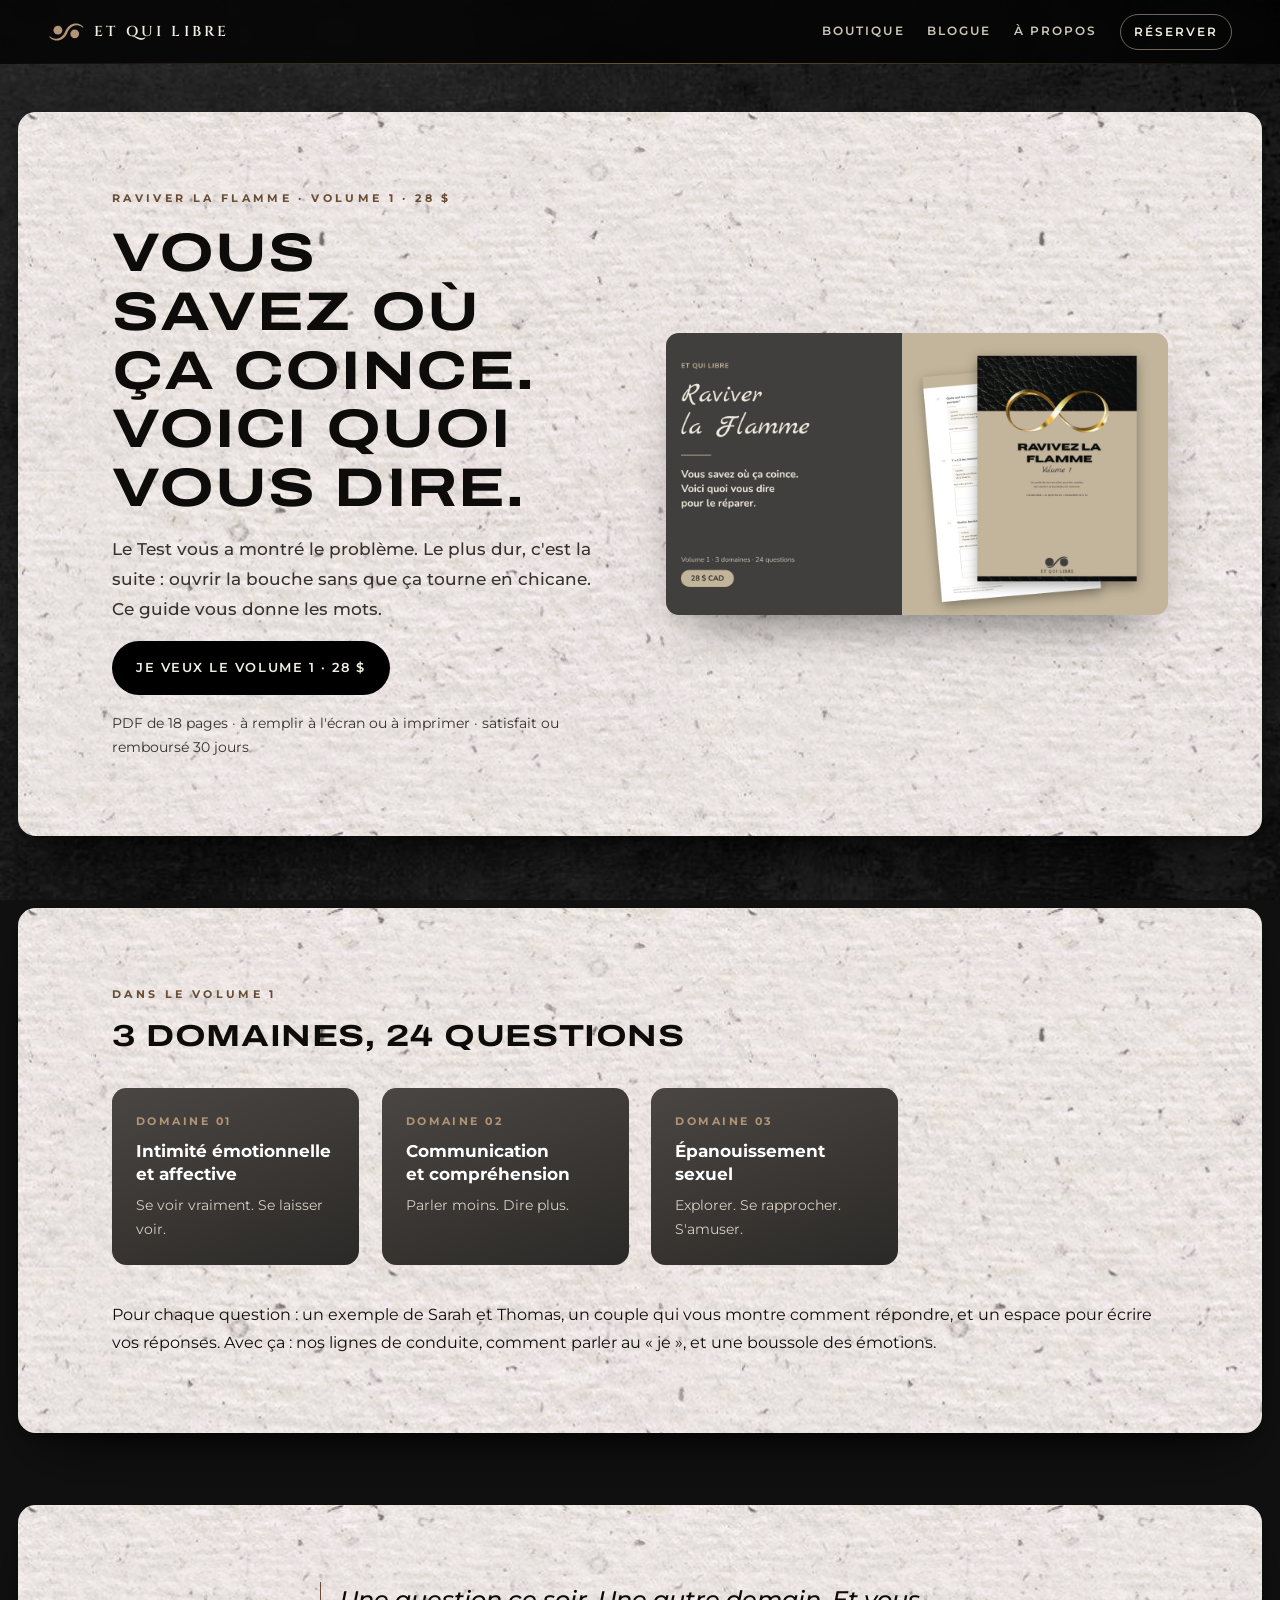
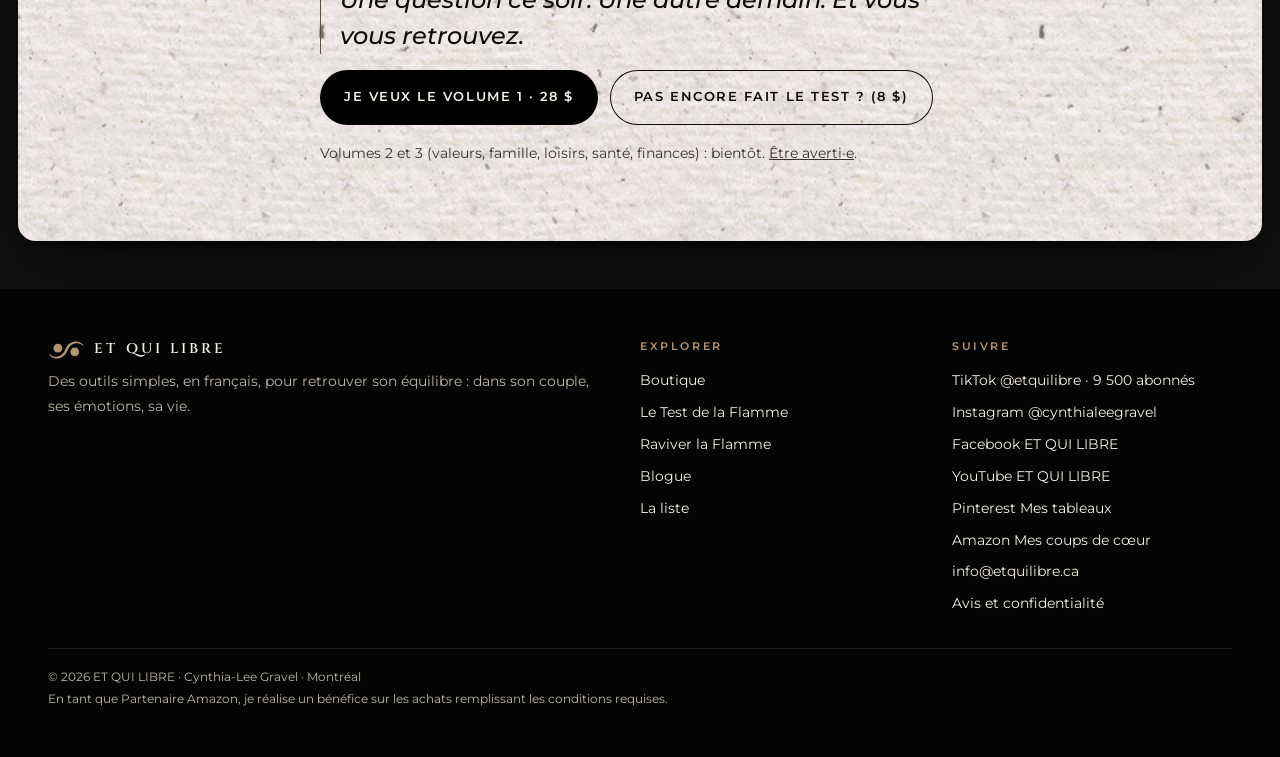
<file: kit/index.html>
<!doctype html><html lang="fr"><head><meta charset="utf-8"><meta name="viewport" content="width=device-width, initial-scale=1, viewport-fit=cover"><title>Raviver la Flamme</title>
<meta name="claude:viewport-fit-sides" content="cover">
<meta name="description" content="Le guide de conversation pour les couples. Volume 1 : intimité émotionnelle, communication, épanouissement sexuel. 28 $.">
<meta property="og:title" content="Raviver la Flamme"><meta property="og:description" content="Le guide de conversation pour les couples. Volume 1 : intimité émotionnelle, communication, épanouissement sexuel. 28 $.">
<link rel="preconnect" href="https://fonts.googleapis.com"><link rel="preconnect" href="https://fonts.gstatic.com" crossorigin><link rel="stylesheet" href="https://fonts.googleapis.com/css2?family=Archivo:wdth,wght@125,400;125,700;125,900&family=Cinzel:wght@600&family=Montserrat:ital,wght@0,400;0,500;0,700;1,500&display=swap"><link rel="stylesheet" href="../style.css">
</head><body><header class="top"><div class="wrap"><a class="brand" href="../index.html"><svg viewBox="0 0 100 60" aria-hidden="true"><path d="M3.3 42.6 L3.8 43.4 L4.4 44.1 L5.0 44.9 L5.7 45.6 L6.4 46.2 L7.0 46.9 L7.8 47.5 L8.5 48.1 L9.3 48.6 L10.0 49.2 L10.8 49.7 L11.6 50.1 L12.5 50.6 L13.3 51.0 L14.2 51.4 L15.1 51.7 L15.9 52.0 L16.8 52.3 L17.8 52.5 L18.7 52.8 L19.6 52.9 L20.6 53.1 L21.5 53.2 L22.5 53.3 L23.4 53.3 L24.4 53.3 L25.4 53.3 L26.3 53.2 L27.3 53.1 L28.3 53.0 L29.3 52.8 L30.3 52.6 L31.2 52.4 L32.2 52.1 L33.2 51.7 L34.1 51.4 L35.1 51.0 L36.0 50.6 L37.0 50.1 L37.9 49.6 L38.8 49.0 L39.8 48.4 L40.7 47.8 L41.5 47.1 L42.4 46.4 L43.3 45.7 L44.1 44.9 L44.9 44.1 L45.7 43.2 L46.5 42.3 L47.3 41.4 L48.0 40.4 L48.8 39.4 L49.5 38.4 L50.1 37.3 L50.8 36.2 L51.4 35.0 L52.0 33.8 L52.6 32.6 L53.1 31.4 L53.6 30.2 L54.1 29.2 L54.6 28.1 L55.1 27.1 L55.7 26.2 L56.2 25.3 L56.8 24.4 L57.4 23.5 L58.0 22.7 L58.6 21.9 L59.2 21.2 L59.9 20.5 L60.5 19.8 L61.2 19.1 L61.8 18.5 L62.5 17.9 L63.2 17.3 L63.9 16.8 L64.6 16.3 L65.3 15.8 L66.0 15.3 L66.8 14.9 L67.5 14.5 L68.2 14.1 L69.0 13.8 L69.7 13.5 L70.5 13.2 L71.3 12.9 L72.0 12.7 L72.8 12.5 L73.6 12.3 L74.3 12.2 L75.1 12.0 L75.9 11.9 L76.7 11.8 L77.5 11.8 L78.3 11.8 L79.0 11.8 L79.8 11.8 L80.6 11.9 L81.4 11.9 L82.2 12.1 L82.9 12.2 L83.7 12.4 L84.5 12.5 L85.3 12.8 L86.0 13.0 L86.8 13.3 L87.5 13.6 L88.3 13.9 L89.0 14.2 L89.7 14.6 L90.5 15.0 L91.2 15.5 L91.9 15.9 L92.6 16.4 L93.3 16.9 L94.0 17.5 L94.6 18.0 L95.3 18.6 L96.7 17.4 L96.2 16.6 L95.6 15.9 L95.0 15.1 L94.3 14.4 L93.6 13.8 L93.0 13.1 L92.2 12.5 L91.5 11.9 L90.7 11.4 L90.0 10.8 L89.2 10.3 L88.4 9.9 L87.5 9.4 L86.7 9.0 L85.8 8.6 L84.9 8.3 L84.1 8.0 L83.2 7.7 L82.2 7.5 L81.3 7.2 L80.4 7.1 L79.4 6.9 L78.5 6.8 L77.5 6.7 L76.6 6.7 L75.6 6.7 L74.6 6.7 L73.7 6.8 L72.7 6.9 L71.7 7.0 L70.7 7.2 L69.7 7.4 L68.8 7.6 L67.8 7.9 L66.8 8.3 L65.9 8.6 L64.9 9.0 L64.0 9.4 L63.0 9.9 L62.1 10.4 L61.2 11.0 L60.2 11.6 L59.3 12.2 L58.5 12.9 L57.6 13.6 L56.7 14.3 L55.9 15.1 L55.1 15.9 L54.3 16.8 L53.5 17.7 L52.7 18.6 L52.0 19.6 L51.2 20.6 L50.5 21.6 L49.9 22.7 L49.2 23.8 L48.6 25.0 L48.0 26.2 L47.4 27.4 L46.9 28.6 L46.4 29.8 L45.9 30.8 L45.4 31.9 L44.9 32.9 L44.3 33.8 L43.8 34.7 L43.2 35.6 L42.6 36.5 L42.0 37.3 L41.4 38.1 L40.8 38.8 L40.1 39.5 L39.5 40.2 L38.8 40.9 L38.2 41.5 L37.5 42.1 L36.8 42.7 L36.1 43.2 L35.4 43.7 L34.7 44.2 L34.0 44.7 L33.2 45.1 L32.5 45.5 L31.8 45.9 L31.0 46.2 L30.3 46.5 L29.5 46.8 L28.7 47.1 L28.0 47.3 L27.2 47.5 L26.4 47.7 L25.7 47.8 L24.9 48.0 L24.1 48.1 L23.3 48.2 L22.5 48.2 L21.7 48.2 L21.0 48.2 L20.2 48.2 L19.4 48.1 L18.6 48.1 L17.8 47.9 L17.1 47.8 L16.3 47.6 L15.5 47.5 L14.7 47.2 L14.0 47.0 L13.2 46.7 L12.5 46.4 L11.7 46.1 L11.0 45.8 L10.3 45.4 L9.5 45.0 L8.8 44.5 L8.1 44.1 L7.4 43.6 L6.7 43.1 L6.0 42.5 L5.4 42.0 L4.7 41.4Z" fill="currentColor"/><circle cx="27" cy="25" r="12" fill="currentColor"/><circle cx="73" cy="35" r="12" fill="currentColor"/></svg><span>ET QUI LIBRE</span></a><nav class="nav" aria-label="Menu"><a href="../boutique/index.html">Boutique</a><a href="../blogue/index.html">Blogue</a><a href="../a-propos/index.html">À propos</a><a href="../index.html#reserver" class="cta">Réserver</a></nav></div></header><main>
<section><div class="wrap split">
 <div class="stack">
  <span class="eyebrow">Raviver la Flamme · Volume 1 · 28 $</span>
  <h1 class="script">Vous savez où ça coince. Voici quoi vous dire.</h1>
  <p class="lede">Le Test vous a montré le problème. Le plus dur, c'est la suite : ouvrir la bouche sans que ça tourne en chicane. Ce guide vous donne les mots.</p>
  <div class="btns"><a class="btn" href="https://etquilibre.gumroad.com/l/raviver-volume-1">Je veux le Volume 1 · 28 $</a></div>
  <p class="note">PDF de 18 pages · à remplir à l'écran ou à imprimer · satisfait ou remboursé 30 jours</p>
 </div>
 <img class="shot" src="../assets/volume-1-large.jpg" alt="Raviver la Flamme, Volume 1">
</div></section>

<section class="band-sable"><div class="wrap stack-l">
 <div class="stack"><span class="eyebrow">Dans le Volume 1</span><h2 class="script">3 domaines, 24 questions</h2></div>
 <div class="grid">
  <div class="col-card"><span class="compte">Domaine 01</span><h3>Intimité émotionnelle et affective</h3><p class="note">Se voir vraiment. Se laisser voir.</p></div>
  <div class="col-card"><span class="compte">Domaine 02</span><h3>Communication et compréhension</h3><p class="note">Parler moins. Dire plus.</p></div>
  <div class="col-card"><span class="compte">Domaine 03</span><h3>Épanouissement sexuel</h3><p class="note">Explorer. Se rapprocher. S'amuser.</p></div>
 </div>
 <p>Pour chaque question : un exemple de Sarah et Thomas, un couple qui vous montre comment répondre, et un espace pour écrire vos réponses. Avec ça : nos lignes de conduite, comment parler au « je », et une boussole des émotions.</p>
</div></section>

<section><div class="wrap narrow stack">
 <p class="citation">Une question ce soir. Une autre demain. Et vous vous retrouvez.</p>
 <div class="btns"><a class="btn" href="https://etquilibre.gumroad.com/l/raviver-volume-1">Je veux le Volume 1 · 28 $</a><a class="btn ligne" href="../test/index.html">Pas encore fait le test ? (8 $)</a></div>
 <p class="note">Volumes 2 et 3 (valeurs, famille, loisirs, santé, finances) : bientôt. <a href="../liste/index.html">Être averti·e</a>.</p>
</div></section></main><footer><div class="wrap">
<div class="col"><div class="logo-pied"><svg viewBox="0 0 100 60" aria-hidden="true"><path d="M3.3 42.6 L3.8 43.4 L4.4 44.1 L5.0 44.9 L5.7 45.6 L6.4 46.2 L7.0 46.9 L7.8 47.5 L8.5 48.1 L9.3 48.6 L10.0 49.2 L10.8 49.7 L11.6 50.1 L12.5 50.6 L13.3 51.0 L14.2 51.4 L15.1 51.7 L15.9 52.0 L16.8 52.3 L17.8 52.5 L18.7 52.8 L19.6 52.9 L20.6 53.1 L21.5 53.2 L22.5 53.3 L23.4 53.3 L24.4 53.3 L25.4 53.3 L26.3 53.2 L27.3 53.1 L28.3 53.0 L29.3 52.8 L30.3 52.6 L31.2 52.4 L32.2 52.1 L33.2 51.7 L34.1 51.4 L35.1 51.0 L36.0 50.6 L37.0 50.1 L37.9 49.6 L38.8 49.0 L39.8 48.4 L40.7 47.8 L41.5 47.1 L42.4 46.4 L43.3 45.7 L44.1 44.9 L44.9 44.1 L45.7 43.2 L46.5 42.3 L47.3 41.4 L48.0 40.4 L48.8 39.4 L49.5 38.4 L50.1 37.3 L50.8 36.2 L51.4 35.0 L52.0 33.8 L52.6 32.6 L53.1 31.4 L53.6 30.2 L54.1 29.2 L54.6 28.1 L55.1 27.1 L55.7 26.2 L56.2 25.3 L56.8 24.4 L57.4 23.5 L58.0 22.7 L58.6 21.9 L59.2 21.2 L59.9 20.5 L60.5 19.8 L61.2 19.1 L61.8 18.5 L62.5 17.9 L63.2 17.3 L63.9 16.8 L64.6 16.3 L65.3 15.8 L66.0 15.3 L66.8 14.9 L67.5 14.5 L68.2 14.1 L69.0 13.8 L69.7 13.5 L70.5 13.2 L71.3 12.9 L72.0 12.7 L72.8 12.5 L73.6 12.3 L74.3 12.2 L75.1 12.0 L75.9 11.9 L76.7 11.8 L77.5 11.8 L78.3 11.8 L79.0 11.8 L79.8 11.8 L80.6 11.9 L81.4 11.9 L82.2 12.1 L82.9 12.2 L83.7 12.4 L84.5 12.5 L85.3 12.8 L86.0 13.0 L86.8 13.3 L87.5 13.6 L88.3 13.9 L89.0 14.2 L89.7 14.6 L90.5 15.0 L91.2 15.5 L91.9 15.9 L92.6 16.4 L93.3 16.9 L94.0 17.5 L94.6 18.0 L95.3 18.6 L96.7 17.4 L96.2 16.6 L95.6 15.9 L95.0 15.1 L94.3 14.4 L93.6 13.8 L93.0 13.1 L92.2 12.5 L91.5 11.9 L90.7 11.4 L90.0 10.8 L89.2 10.3 L88.4 9.9 L87.5 9.4 L86.7 9.0 L85.8 8.6 L84.9 8.3 L84.1 8.0 L83.2 7.7 L82.2 7.5 L81.3 7.2 L80.4 7.1 L79.4 6.9 L78.5 6.8 L77.5 6.7 L76.6 6.7 L75.6 6.7 L74.6 6.7 L73.7 6.8 L72.7 6.9 L71.7 7.0 L70.7 7.2 L69.7 7.4 L68.8 7.6 L67.8 7.9 L66.8 8.3 L65.9 8.6 L64.9 9.0 L64.0 9.4 L63.0 9.9 L62.1 10.4 L61.2 11.0 L60.2 11.6 L59.3 12.2 L58.5 12.9 L57.6 13.6 L56.7 14.3 L55.9 15.1 L55.1 15.9 L54.3 16.8 L53.5 17.7 L52.7 18.6 L52.0 19.6 L51.2 20.6 L50.5 21.6 L49.9 22.7 L49.2 23.8 L48.6 25.0 L48.0 26.2 L47.4 27.4 L46.9 28.6 L46.4 29.8 L45.9 30.8 L45.4 31.9 L44.9 32.9 L44.3 33.8 L43.8 34.7 L43.2 35.6 L42.6 36.5 L42.0 37.3 L41.4 38.1 L40.8 38.8 L40.1 39.5 L39.5 40.2 L38.8 40.9 L38.2 41.5 L37.5 42.1 L36.8 42.7 L36.1 43.2 L35.4 43.7 L34.7 44.2 L34.0 44.7 L33.2 45.1 L32.5 45.5 L31.8 45.9 L31.0 46.2 L30.3 46.5 L29.5 46.8 L28.7 47.1 L28.0 47.3 L27.2 47.5 L26.4 47.7 L25.7 47.8 L24.9 48.0 L24.1 48.1 L23.3 48.2 L22.5 48.2 L21.7 48.2 L21.0 48.2 L20.2 48.2 L19.4 48.1 L18.6 48.1 L17.8 47.9 L17.1 47.8 L16.3 47.6 L15.5 47.5 L14.7 47.2 L14.0 47.0 L13.2 46.7 L12.5 46.4 L11.7 46.1 L11.0 45.8 L10.3 45.4 L9.5 45.0 L8.8 44.5 L8.1 44.1 L7.4 43.6 L6.7 43.1 L6.0 42.5 L5.4 42.0 L4.7 41.4Z" fill="currentColor"/><circle cx="27" cy="25" r="12" fill="currentColor"/><circle cx="73" cy="35" r="12" fill="currentColor"/></svg><span>ET QUI LIBRE</span></div><p>Des outils simples, en français, pour retrouver son équilibre : dans son couple, ses émotions, sa vie.</p></div>
<div class="col"><span class="titre">Explorer</span><a href="../boutique/index.html">Boutique</a><a href="../test/index.html">Le Test de la Flamme</a><a href="../kit/index.html">Raviver la Flamme</a><a href="../blogue/index.html">Blogue</a><a href="../liste/index.html">La liste</a></div>
<div class="col"><span class="titre">Suivre</span><a href="https://www.tiktok.com/@etquilibre">TikTok @etquilibre · 9 500 abonnés</a><a href="https://www.instagram.com/cynthialeegravel/">Instagram @cynthialeegravel</a><a href="https://www.facebook.com/profile.php?id=100063501461321">Facebook ET QUI LIBRE</a><a href="https://www.youtube.com/channel/UCJyCUbqBC_mSLCVzYKLMlRA">YouTube ET QUI LIBRE</a><a href="https://pin.it/4rcnFLC">Pinterest Mes tableaux</a><a href="https://www.amazon.com/shop/cynthia-leegravel">Amazon Mes coups de cœur</a><a href="../contact/index.html">info@etquilibre.ca</a><a href="../contact/index.html#avis">Avis et confidentialité</a></div>
<p class="bas">© 2026 ET QUI LIBRE · Cynthia-Lee Gravel · Montréal<br>En tant que Partenaire Amazon, je réalise un bénéfice sur les achats remplissant les conditions requises.</p></div></footer><script>
(function(){var d=document.documentElement;d.classList.add('js');
 var rm=false;
 
 if('IntersectionObserver' in window&&!rm){var io=new IntersectionObserver(function(es){es.forEach(function(e){if(e.isIntersecting){e.target.classList.add('vu');io.unobserve(e.target);}});},{rootMargin:'0px 0px -12% 0px'});
  document.querySelectorAll('.tuile,main>section:not(.rangee):not(.hero-video)').forEach(function(el){io.observe(el);});}
 else document.querySelectorAll('.tuile,main>section').forEach(function(el){el.classList.add('vu');});
 document.addEventListener('pointermove',function(e){var c=e.target.closest&&e.target.closest('.tuile');if(!c)return;var r=c.getBoundingClientRect();c.style.setProperty('--x',(e.clientX-r.left)+'px');c.style.setProperty('--y',(e.clientY-r.top)+'px');},{passive:true});
 document.addEventListener('pointerdown',function(e){var b=e.target.closest&&e.target.closest('.btn,.nav a.cta');if(!b||rm)return;var r=b.getBoundingClientRect(),o=document.createElement('span');o.className='onde';o.style.left=(e.clientX-r.left)+'px';o.style.top=(e.clientY-r.top)+'px';b.appendChild(o);setTimeout(function(){o.remove();},750);});
 document.querySelectorAll('[data-tiktok]').forEach(function(f){f.addEventListener('click',function(){f.outerHTML='<iframe class="tt-frame" src="https://www.tiktok.com/embed/v2/'+f.dataset.tiktok+'" allow="encrypted-media; fullscreen" title="Vidéo TikTok ET QUI LIBRE"></iframe>';});});
})();
</script></body></html>
</file>
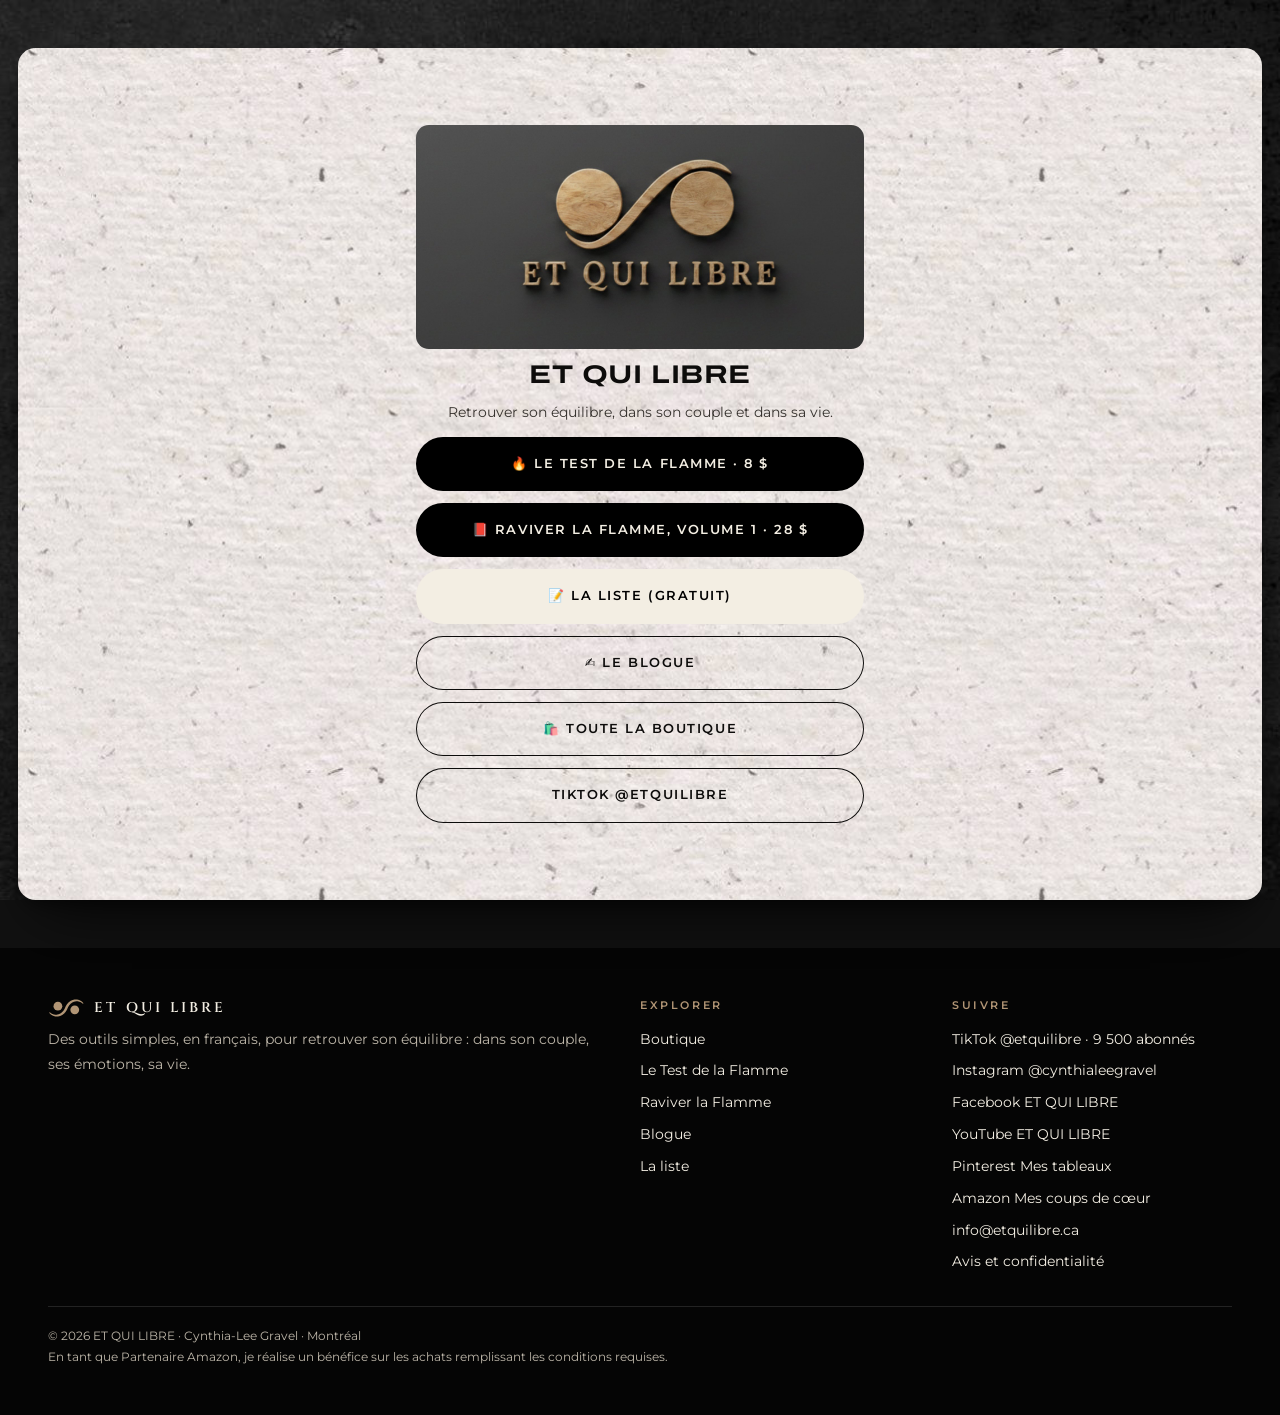
<file: liens/index.html>
<!doctype html><html lang="fr"><head><meta charset="utf-8"><meta name="viewport" content="width=device-width, initial-scale=1, viewport-fit=cover"><title>Liens ET QUI LIBRE</title>
<meta name="claude:viewport-fit-sides" content="cover">
<meta name="description" content="Tous les liens d&#x27;ET QUI LIBRE.">
<meta property="og:title" content="Liens ET QUI LIBRE"><meta property="og:description" content="Tous les liens d&#x27;ET QUI LIBRE.">
<link rel="preconnect" href="https://fonts.googleapis.com"><link rel="preconnect" href="https://fonts.gstatic.com" crossorigin><link rel="stylesheet" href="https://fonts.googleapis.com/css2?family=Archivo:wdth,wght@125,400;125,700;125,900&family=Cinzel:wght@600&family=Montserrat:ital,wght@0,400;0,500;0,700;1,500&display=swap"><link rel="stylesheet" href="../style.css">
</head><body><main>
<section><div class="wrap"><div class="liens">
 <img class="photo" src="../assets/logo-bois.jpg" alt="Logo ET QUI LIBRE en bois" style="aspect-ratio:2/1">
 <h1 class="script" style="font-size:1.6rem">ET QUI LIBRE</h1>
 <p class="note">Retrouver son équilibre, dans son couple et dans sa vie.</p>
 <a class="btn" href="https://etquilibre.gumroad.com/l/test-flamme">🔥 Le Test de la Flamme · 8 $</a>
 <a class="btn" href="https://etquilibre.gumroad.com/l/raviver-volume-1">📕 Raviver la Flamme, Volume 1 · 28 $</a>
 <a class="btn clair" href="../liste/index.html">📝 La liste (gratuit)</a>
 <a class="btn ligne" href="../blogue/index.html">✍️ Le blogue</a>
 <a class="btn ligne" href="../boutique/index.html">🛍️ Toute la boutique</a>
 <a class="btn ligne" href="https://www.tiktok.com/@etquilibre">TikTok @etquilibre</a>
</div></div></section></main><footer><div class="wrap">
<div class="col"><div class="logo-pied"><svg viewBox="0 0 100 60" aria-hidden="true"><path d="M3.3 42.6 L3.8 43.4 L4.4 44.1 L5.0 44.9 L5.7 45.6 L6.4 46.2 L7.0 46.9 L7.8 47.5 L8.5 48.1 L9.3 48.6 L10.0 49.2 L10.8 49.7 L11.6 50.1 L12.5 50.6 L13.3 51.0 L14.2 51.4 L15.1 51.7 L15.9 52.0 L16.8 52.3 L17.8 52.5 L18.7 52.8 L19.6 52.9 L20.6 53.1 L21.5 53.2 L22.5 53.3 L23.4 53.3 L24.4 53.3 L25.4 53.3 L26.3 53.2 L27.3 53.1 L28.3 53.0 L29.3 52.8 L30.3 52.6 L31.2 52.4 L32.2 52.1 L33.2 51.7 L34.1 51.4 L35.1 51.0 L36.0 50.6 L37.0 50.1 L37.9 49.6 L38.8 49.0 L39.8 48.4 L40.7 47.8 L41.5 47.1 L42.4 46.4 L43.3 45.7 L44.1 44.9 L44.9 44.1 L45.7 43.2 L46.5 42.3 L47.3 41.4 L48.0 40.4 L48.8 39.4 L49.5 38.4 L50.1 37.3 L50.8 36.2 L51.4 35.0 L52.0 33.8 L52.6 32.6 L53.1 31.4 L53.6 30.2 L54.1 29.2 L54.6 28.1 L55.1 27.1 L55.7 26.2 L56.2 25.3 L56.8 24.4 L57.4 23.5 L58.0 22.7 L58.6 21.9 L59.2 21.2 L59.9 20.5 L60.5 19.8 L61.2 19.1 L61.8 18.5 L62.5 17.9 L63.2 17.3 L63.9 16.8 L64.6 16.3 L65.3 15.8 L66.0 15.3 L66.8 14.9 L67.5 14.5 L68.2 14.1 L69.0 13.8 L69.7 13.5 L70.5 13.2 L71.3 12.9 L72.0 12.7 L72.8 12.5 L73.6 12.3 L74.3 12.2 L75.1 12.0 L75.9 11.9 L76.7 11.8 L77.5 11.8 L78.3 11.8 L79.0 11.8 L79.8 11.8 L80.6 11.9 L81.4 11.9 L82.2 12.1 L82.9 12.2 L83.7 12.4 L84.5 12.5 L85.3 12.8 L86.0 13.0 L86.8 13.3 L87.5 13.6 L88.3 13.9 L89.0 14.2 L89.7 14.6 L90.5 15.0 L91.2 15.5 L91.9 15.9 L92.6 16.4 L93.3 16.9 L94.0 17.5 L94.6 18.0 L95.3 18.6 L96.7 17.4 L96.2 16.6 L95.6 15.9 L95.0 15.1 L94.3 14.4 L93.6 13.8 L93.0 13.1 L92.2 12.5 L91.5 11.9 L90.7 11.4 L90.0 10.8 L89.2 10.3 L88.4 9.9 L87.5 9.4 L86.7 9.0 L85.8 8.6 L84.9 8.3 L84.1 8.0 L83.2 7.7 L82.2 7.5 L81.3 7.2 L80.4 7.1 L79.4 6.9 L78.5 6.8 L77.5 6.7 L76.6 6.7 L75.6 6.7 L74.6 6.7 L73.7 6.8 L72.7 6.9 L71.7 7.0 L70.7 7.2 L69.7 7.4 L68.8 7.6 L67.8 7.9 L66.8 8.3 L65.9 8.6 L64.9 9.0 L64.0 9.4 L63.0 9.9 L62.1 10.4 L61.2 11.0 L60.2 11.6 L59.3 12.2 L58.5 12.9 L57.6 13.6 L56.7 14.3 L55.9 15.1 L55.1 15.9 L54.3 16.8 L53.5 17.7 L52.7 18.6 L52.0 19.6 L51.2 20.6 L50.5 21.6 L49.9 22.7 L49.2 23.8 L48.6 25.0 L48.0 26.2 L47.4 27.4 L46.9 28.6 L46.4 29.8 L45.9 30.8 L45.4 31.9 L44.9 32.9 L44.3 33.8 L43.8 34.7 L43.2 35.6 L42.6 36.5 L42.0 37.3 L41.4 38.1 L40.8 38.8 L40.1 39.5 L39.5 40.2 L38.8 40.9 L38.2 41.5 L37.5 42.1 L36.8 42.7 L36.1 43.2 L35.4 43.7 L34.7 44.2 L34.0 44.7 L33.2 45.1 L32.5 45.5 L31.8 45.9 L31.0 46.2 L30.3 46.5 L29.5 46.8 L28.7 47.1 L28.0 47.3 L27.2 47.5 L26.4 47.7 L25.7 47.8 L24.9 48.0 L24.1 48.1 L23.3 48.2 L22.5 48.2 L21.7 48.2 L21.0 48.2 L20.2 48.2 L19.4 48.1 L18.6 48.1 L17.8 47.9 L17.1 47.8 L16.3 47.6 L15.5 47.5 L14.7 47.2 L14.0 47.0 L13.2 46.7 L12.5 46.4 L11.7 46.1 L11.0 45.8 L10.3 45.4 L9.5 45.0 L8.8 44.5 L8.1 44.1 L7.4 43.6 L6.7 43.1 L6.0 42.5 L5.4 42.0 L4.7 41.4Z" fill="currentColor"/><circle cx="27" cy="25" r="12" fill="currentColor"/><circle cx="73" cy="35" r="12" fill="currentColor"/></svg><span>ET QUI LIBRE</span></div><p>Des outils simples, en français, pour retrouver son équilibre : dans son couple, ses émotions, sa vie.</p></div>
<div class="col"><span class="titre">Explorer</span><a href="../boutique/index.html">Boutique</a><a href="../test/index.html">Le Test de la Flamme</a><a href="../kit/index.html">Raviver la Flamme</a><a href="../blogue/index.html">Blogue</a><a href="../liste/index.html">La liste</a></div>
<div class="col"><span class="titre">Suivre</span><a href="https://www.tiktok.com/@etquilibre">TikTok @etquilibre · 9 500 abonnés</a><a href="https://www.instagram.com/cynthialeegravel/">Instagram @cynthialeegravel</a><a href="https://www.facebook.com/profile.php?id=100063501461321">Facebook ET QUI LIBRE</a><a href="https://www.youtube.com/channel/UCJyCUbqBC_mSLCVzYKLMlRA">YouTube ET QUI LIBRE</a><a href="https://pin.it/4rcnFLC">Pinterest Mes tableaux</a><a href="https://www.amazon.com/shop/cynthia-leegravel">Amazon Mes coups de cœur</a><a href="../contact/index.html">info@etquilibre.ca</a><a href="../contact/index.html#avis">Avis et confidentialité</a></div>
<p class="bas">© 2026 ET QUI LIBRE · Cynthia-Lee Gravel · Montréal<br>En tant que Partenaire Amazon, je réalise un bénéfice sur les achats remplissant les conditions requises.</p></div></footer><script>
(function(){var d=document.documentElement;d.classList.add('js');
 var rm=false;
 
 if('IntersectionObserver' in window&&!rm){var io=new IntersectionObserver(function(es){es.forEach(function(e){if(e.isIntersecting){e.target.classList.add('vu');io.unobserve(e.target);}});},{rootMargin:'0px 0px -12% 0px'});
  document.querySelectorAll('.tuile,main>section:not(.rangee):not(.hero-video)').forEach(function(el){io.observe(el);});}
 else document.querySelectorAll('.tuile,main>section').forEach(function(el){el.classList.add('vu');});
 document.addEventListener('pointermove',function(e){var c=e.target.closest&&e.target.closest('.tuile');if(!c)return;var r=c.getBoundingClientRect();c.style.setProperty('--x',(e.clientX-r.left)+'px');c.style.setProperty('--y',(e.clientY-r.top)+'px');},{passive:true});
 document.addEventListener('pointerdown',function(e){var b=e.target.closest&&e.target.closest('.btn,.nav a.cta');if(!b||rm)return;var r=b.getBoundingClientRect(),o=document.createElement('span');o.className='onde';o.style.left=(e.clientX-r.left)+'px';o.style.top=(e.clientY-r.top)+'px';b.appendChild(o);setTimeout(function(){o.remove();},750);});
 document.querySelectorAll('[data-tiktok]').forEach(function(f){f.addEventListener('click',function(){f.outerHTML='<iframe class="tt-frame" src="https://www.tiktok.com/embed/v2/'+f.dataset.tiktok+'" allow="encrypted-media; fullscreen" title="Vidéo TikTok ET QUI LIBRE"></iframe>';});});
})();
</script></body></html>
</file>
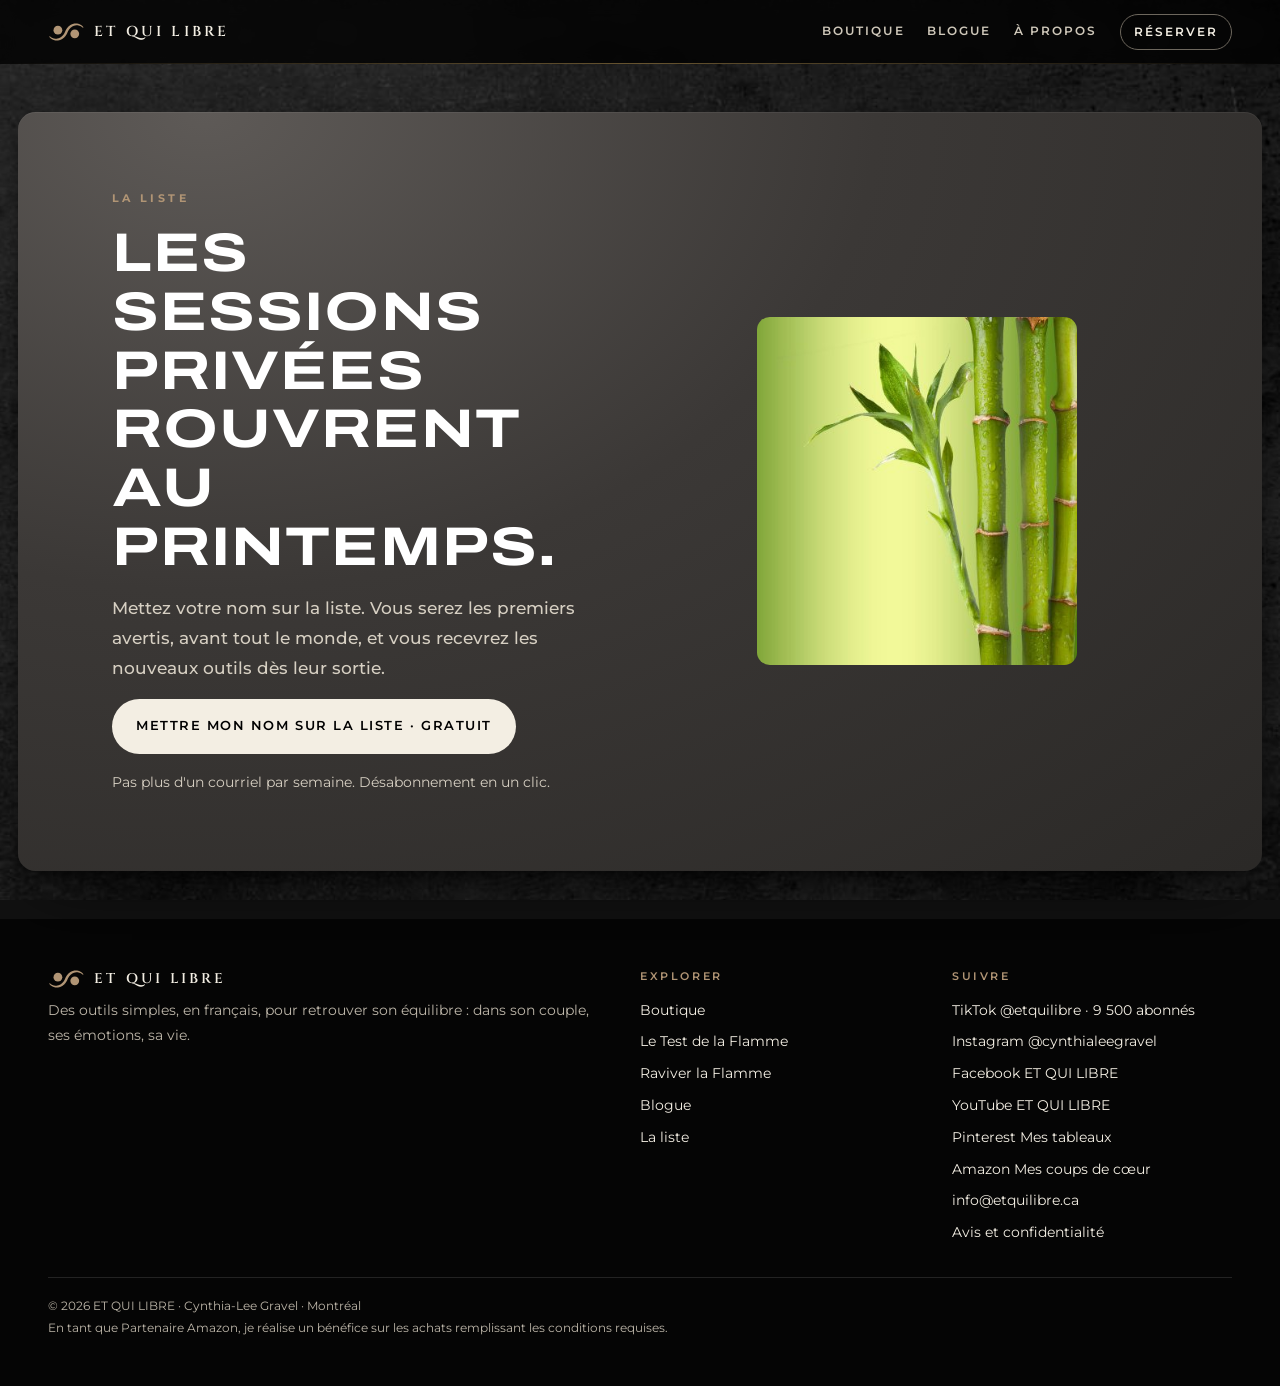
<file: liste/index.html>
<!doctype html><html lang="fr"><head><meta charset="utf-8"><meta name="viewport" content="width=device-width, initial-scale=1, viewport-fit=cover"><title>La liste ET QUI LIBRE</title>
<meta name="claude:viewport-fit-sides" content="cover">
<meta name="description" content="Inscrivez-vous pour les nouveautés ET QUI LIBRE et l&#x27;ouverture des sessions privées.">
<meta property="og:title" content="La liste ET QUI LIBRE"><meta property="og:description" content="Inscrivez-vous pour les nouveautés ET QUI LIBRE et l&#x27;ouverture des sessions privées.">
<link rel="preconnect" href="https://fonts.googleapis.com"><link rel="preconnect" href="https://fonts.gstatic.com" crossorigin><link rel="stylesheet" href="https://fonts.googleapis.com/css2?family=Archivo:wdth,wght@125,400;125,700;125,900&family=Cinzel:wght@600&family=Montserrat:ital,wght@0,400;0,500;0,700;1,500&display=swap"><link rel="stylesheet" href="../style.css">
</head><body><header class="top"><div class="wrap"><a class="brand" href="../index.html"><svg viewBox="0 0 100 60" aria-hidden="true"><path d="M3.3 42.6 L3.8 43.4 L4.4 44.1 L5.0 44.9 L5.7 45.6 L6.4 46.2 L7.0 46.9 L7.8 47.5 L8.5 48.1 L9.3 48.6 L10.0 49.2 L10.8 49.7 L11.6 50.1 L12.5 50.6 L13.3 51.0 L14.2 51.4 L15.1 51.7 L15.9 52.0 L16.8 52.3 L17.8 52.5 L18.7 52.8 L19.6 52.9 L20.6 53.1 L21.5 53.2 L22.5 53.3 L23.4 53.3 L24.4 53.3 L25.4 53.3 L26.3 53.2 L27.3 53.1 L28.3 53.0 L29.3 52.8 L30.3 52.6 L31.2 52.4 L32.2 52.1 L33.2 51.7 L34.1 51.4 L35.1 51.0 L36.0 50.6 L37.0 50.1 L37.9 49.6 L38.8 49.0 L39.8 48.4 L40.7 47.8 L41.5 47.1 L42.4 46.4 L43.3 45.7 L44.1 44.9 L44.9 44.1 L45.7 43.2 L46.5 42.3 L47.3 41.4 L48.0 40.4 L48.8 39.4 L49.5 38.4 L50.1 37.3 L50.8 36.2 L51.4 35.0 L52.0 33.8 L52.6 32.6 L53.1 31.4 L53.6 30.2 L54.1 29.2 L54.6 28.1 L55.1 27.1 L55.7 26.2 L56.2 25.3 L56.8 24.4 L57.4 23.5 L58.0 22.7 L58.6 21.9 L59.2 21.2 L59.9 20.5 L60.5 19.8 L61.2 19.1 L61.8 18.5 L62.5 17.9 L63.2 17.3 L63.9 16.8 L64.6 16.3 L65.3 15.8 L66.0 15.3 L66.8 14.9 L67.5 14.5 L68.2 14.1 L69.0 13.8 L69.7 13.5 L70.5 13.2 L71.3 12.9 L72.0 12.7 L72.8 12.5 L73.6 12.3 L74.3 12.2 L75.1 12.0 L75.9 11.9 L76.7 11.8 L77.5 11.8 L78.3 11.8 L79.0 11.8 L79.8 11.8 L80.6 11.9 L81.4 11.9 L82.2 12.1 L82.9 12.2 L83.7 12.4 L84.5 12.5 L85.3 12.8 L86.0 13.0 L86.8 13.3 L87.5 13.6 L88.3 13.9 L89.0 14.2 L89.7 14.6 L90.5 15.0 L91.2 15.5 L91.9 15.9 L92.6 16.4 L93.3 16.9 L94.0 17.5 L94.6 18.0 L95.3 18.6 L96.7 17.4 L96.2 16.6 L95.6 15.9 L95.0 15.1 L94.3 14.4 L93.6 13.8 L93.0 13.1 L92.2 12.5 L91.5 11.9 L90.7 11.4 L90.0 10.8 L89.2 10.3 L88.4 9.9 L87.5 9.4 L86.7 9.0 L85.8 8.6 L84.9 8.3 L84.1 8.0 L83.2 7.7 L82.2 7.5 L81.3 7.2 L80.4 7.1 L79.4 6.9 L78.5 6.8 L77.5 6.7 L76.6 6.7 L75.6 6.7 L74.6 6.7 L73.7 6.8 L72.7 6.9 L71.7 7.0 L70.7 7.2 L69.7 7.4 L68.8 7.6 L67.8 7.9 L66.8 8.3 L65.9 8.6 L64.9 9.0 L64.0 9.4 L63.0 9.9 L62.1 10.4 L61.2 11.0 L60.2 11.6 L59.3 12.2 L58.5 12.9 L57.6 13.6 L56.7 14.3 L55.9 15.1 L55.1 15.9 L54.3 16.8 L53.5 17.7 L52.7 18.6 L52.0 19.6 L51.2 20.6 L50.5 21.6 L49.9 22.7 L49.2 23.8 L48.6 25.0 L48.0 26.2 L47.4 27.4 L46.9 28.6 L46.4 29.8 L45.9 30.8 L45.4 31.9 L44.9 32.9 L44.3 33.8 L43.8 34.7 L43.2 35.6 L42.6 36.5 L42.0 37.3 L41.4 38.1 L40.8 38.8 L40.1 39.5 L39.5 40.2 L38.8 40.9 L38.2 41.5 L37.5 42.1 L36.8 42.7 L36.1 43.2 L35.4 43.7 L34.7 44.2 L34.0 44.7 L33.2 45.1 L32.5 45.5 L31.8 45.9 L31.0 46.2 L30.3 46.5 L29.5 46.8 L28.7 47.1 L28.0 47.3 L27.2 47.5 L26.4 47.7 L25.7 47.8 L24.9 48.0 L24.1 48.1 L23.3 48.2 L22.5 48.2 L21.7 48.2 L21.0 48.2 L20.2 48.2 L19.4 48.1 L18.6 48.1 L17.8 47.9 L17.1 47.8 L16.3 47.6 L15.5 47.5 L14.7 47.2 L14.0 47.0 L13.2 46.7 L12.5 46.4 L11.7 46.1 L11.0 45.8 L10.3 45.4 L9.5 45.0 L8.8 44.5 L8.1 44.1 L7.4 43.6 L6.7 43.1 L6.0 42.5 L5.4 42.0 L4.7 41.4Z" fill="currentColor"/><circle cx="27" cy="25" r="12" fill="currentColor"/><circle cx="73" cy="35" r="12" fill="currentColor"/></svg><span>ET QUI LIBRE</span></a><nav class="nav" aria-label="Menu"><a href="../boutique/index.html">Boutique</a><a href="../blogue/index.html">Blogue</a><a href="../a-propos/index.html">À propos</a><a href="../index.html#reserver" class="cta">Réserver</a></nav></div></header><main>
<section class="band-noir"><div class="wrap split"><div class="stack">
 <span class="eyebrow">La liste</span>
 <h1 class="script">Les sessions privées rouvrent au printemps.</h1>
 <p class="lede">Mettez votre nom sur la liste. Vous serez les premiers avertis, avant tout le monde, et vous recevrez les nouveaux outils dès leur sortie.</p>
 <div class="btns"><a class="btn clair" href="https://etquilibre.gumroad.com/l/liste">Mettre mon nom sur la liste · gratuit</a></div>
 <p class="note">Pas plus d'un courriel par semaine. Désabonnement en un clic.</p>
</div><img class="photo" src="../assets/bambou.jpg" alt="Des tiges de bambou" style="max-width:20rem;justify-self:center"></div></section></main><footer><div class="wrap">
<div class="col"><div class="logo-pied"><svg viewBox="0 0 100 60" aria-hidden="true"><path d="M3.3 42.6 L3.8 43.4 L4.4 44.1 L5.0 44.9 L5.7 45.6 L6.4 46.2 L7.0 46.9 L7.8 47.5 L8.5 48.1 L9.3 48.6 L10.0 49.2 L10.8 49.7 L11.6 50.1 L12.5 50.6 L13.3 51.0 L14.2 51.4 L15.1 51.7 L15.9 52.0 L16.8 52.3 L17.8 52.5 L18.7 52.8 L19.6 52.9 L20.6 53.1 L21.5 53.2 L22.5 53.3 L23.4 53.3 L24.4 53.3 L25.4 53.3 L26.3 53.2 L27.3 53.1 L28.3 53.0 L29.3 52.8 L30.3 52.6 L31.2 52.4 L32.2 52.1 L33.2 51.7 L34.1 51.4 L35.1 51.0 L36.0 50.6 L37.0 50.1 L37.9 49.6 L38.8 49.0 L39.8 48.4 L40.7 47.8 L41.5 47.1 L42.4 46.4 L43.3 45.7 L44.1 44.9 L44.9 44.1 L45.7 43.2 L46.5 42.3 L47.3 41.4 L48.0 40.4 L48.8 39.4 L49.5 38.4 L50.1 37.3 L50.8 36.2 L51.4 35.0 L52.0 33.8 L52.6 32.6 L53.1 31.4 L53.6 30.2 L54.1 29.2 L54.6 28.1 L55.1 27.1 L55.7 26.2 L56.2 25.3 L56.8 24.4 L57.4 23.5 L58.0 22.7 L58.6 21.9 L59.2 21.2 L59.9 20.5 L60.5 19.8 L61.2 19.1 L61.8 18.5 L62.5 17.9 L63.2 17.3 L63.9 16.8 L64.6 16.3 L65.3 15.8 L66.0 15.3 L66.8 14.9 L67.5 14.5 L68.2 14.1 L69.0 13.8 L69.7 13.5 L70.5 13.2 L71.3 12.9 L72.0 12.7 L72.8 12.5 L73.6 12.3 L74.3 12.2 L75.1 12.0 L75.9 11.9 L76.7 11.8 L77.5 11.8 L78.3 11.8 L79.0 11.8 L79.8 11.8 L80.6 11.9 L81.4 11.9 L82.2 12.1 L82.9 12.2 L83.7 12.4 L84.5 12.5 L85.3 12.8 L86.0 13.0 L86.8 13.3 L87.5 13.6 L88.3 13.9 L89.0 14.2 L89.7 14.6 L90.5 15.0 L91.2 15.5 L91.9 15.9 L92.6 16.4 L93.3 16.9 L94.0 17.5 L94.6 18.0 L95.3 18.6 L96.7 17.4 L96.2 16.6 L95.6 15.9 L95.0 15.1 L94.3 14.4 L93.6 13.8 L93.0 13.1 L92.2 12.5 L91.5 11.9 L90.7 11.4 L90.0 10.8 L89.2 10.3 L88.4 9.9 L87.5 9.4 L86.7 9.0 L85.8 8.6 L84.9 8.3 L84.1 8.0 L83.2 7.7 L82.2 7.5 L81.3 7.2 L80.4 7.1 L79.4 6.9 L78.5 6.8 L77.5 6.7 L76.6 6.7 L75.6 6.7 L74.6 6.7 L73.7 6.8 L72.7 6.9 L71.7 7.0 L70.7 7.2 L69.7 7.4 L68.8 7.6 L67.8 7.9 L66.8 8.3 L65.9 8.6 L64.9 9.0 L64.0 9.4 L63.0 9.9 L62.1 10.4 L61.2 11.0 L60.2 11.6 L59.3 12.2 L58.5 12.9 L57.6 13.6 L56.7 14.3 L55.9 15.1 L55.1 15.9 L54.3 16.8 L53.5 17.7 L52.7 18.6 L52.0 19.6 L51.2 20.6 L50.5 21.6 L49.9 22.7 L49.2 23.8 L48.6 25.0 L48.0 26.2 L47.4 27.4 L46.9 28.6 L46.4 29.8 L45.9 30.8 L45.4 31.9 L44.9 32.9 L44.3 33.8 L43.8 34.7 L43.2 35.6 L42.6 36.5 L42.0 37.3 L41.4 38.1 L40.8 38.8 L40.1 39.5 L39.5 40.2 L38.8 40.9 L38.2 41.5 L37.5 42.1 L36.8 42.7 L36.1 43.2 L35.4 43.7 L34.7 44.2 L34.0 44.7 L33.2 45.1 L32.5 45.5 L31.8 45.9 L31.0 46.2 L30.3 46.5 L29.5 46.8 L28.7 47.1 L28.0 47.3 L27.2 47.5 L26.4 47.7 L25.7 47.8 L24.9 48.0 L24.1 48.1 L23.3 48.2 L22.5 48.2 L21.7 48.2 L21.0 48.2 L20.2 48.2 L19.4 48.1 L18.6 48.1 L17.8 47.9 L17.1 47.8 L16.3 47.6 L15.5 47.5 L14.7 47.2 L14.0 47.0 L13.2 46.7 L12.5 46.4 L11.7 46.1 L11.0 45.8 L10.3 45.4 L9.5 45.0 L8.8 44.5 L8.1 44.1 L7.4 43.6 L6.7 43.1 L6.0 42.5 L5.4 42.0 L4.7 41.4Z" fill="currentColor"/><circle cx="27" cy="25" r="12" fill="currentColor"/><circle cx="73" cy="35" r="12" fill="currentColor"/></svg><span>ET QUI LIBRE</span></div><p>Des outils simples, en français, pour retrouver son équilibre : dans son couple, ses émotions, sa vie.</p></div>
<div class="col"><span class="titre">Explorer</span><a href="../boutique/index.html">Boutique</a><a href="../test/index.html">Le Test de la Flamme</a><a href="../kit/index.html">Raviver la Flamme</a><a href="../blogue/index.html">Blogue</a><a href="../liste/index.html">La liste</a></div>
<div class="col"><span class="titre">Suivre</span><a href="https://www.tiktok.com/@etquilibre">TikTok @etquilibre · 9 500 abonnés</a><a href="https://www.instagram.com/cynthialeegravel/">Instagram @cynthialeegravel</a><a href="https://www.facebook.com/profile.php?id=100063501461321">Facebook ET QUI LIBRE</a><a href="https://www.youtube.com/channel/UCJyCUbqBC_mSLCVzYKLMlRA">YouTube ET QUI LIBRE</a><a href="https://pin.it/4rcnFLC">Pinterest Mes tableaux</a><a href="https://www.amazon.com/shop/cynthia-leegravel">Amazon Mes coups de cœur</a><a href="../contact/index.html">info@etquilibre.ca</a><a href="../contact/index.html#avis">Avis et confidentialité</a></div>
<p class="bas">© 2026 ET QUI LIBRE · Cynthia-Lee Gravel · Montréal<br>En tant que Partenaire Amazon, je réalise un bénéfice sur les achats remplissant les conditions requises.</p></div></footer><script>
(function(){var d=document.documentElement;d.classList.add('js');
 var rm=false;
 
 if('IntersectionObserver' in window&&!rm){var io=new IntersectionObserver(function(es){es.forEach(function(e){if(e.isIntersecting){e.target.classList.add('vu');io.unobserve(e.target);}});},{rootMargin:'0px 0px -12% 0px'});
  document.querySelectorAll('.tuile,main>section:not(.rangee):not(.hero-video)').forEach(function(el){io.observe(el);});}
 else document.querySelectorAll('.tuile,main>section').forEach(function(el){el.classList.add('vu');});
 document.addEventListener('pointermove',function(e){var c=e.target.closest&&e.target.closest('.tuile');if(!c)return;var r=c.getBoundingClientRect();c.style.setProperty('--x',(e.clientX-r.left)+'px');c.style.setProperty('--y',(e.clientY-r.top)+'px');},{passive:true});
 document.addEventListener('pointerdown',function(e){var b=e.target.closest&&e.target.closest('.btn,.nav a.cta');if(!b||rm)return;var r=b.getBoundingClientRect(),o=document.createElement('span');o.className='onde';o.style.left=(e.clientX-r.left)+'px';o.style.top=(e.clientY-r.top)+'px';b.appendChild(o);setTimeout(function(){o.remove();},750);});
 document.querySelectorAll('[data-tiktok]').forEach(function(f){f.addEventListener('click',function(){f.outerHTML='<iframe class="tt-frame" src="https://www.tiktok.com/embed/v2/'+f.dataset.tiktok+'" allow="encrypted-media; fullscreen" title="Vidéo TikTok ET QUI LIBRE"></iframe>';});});
})();
</script></body></html>
</file>
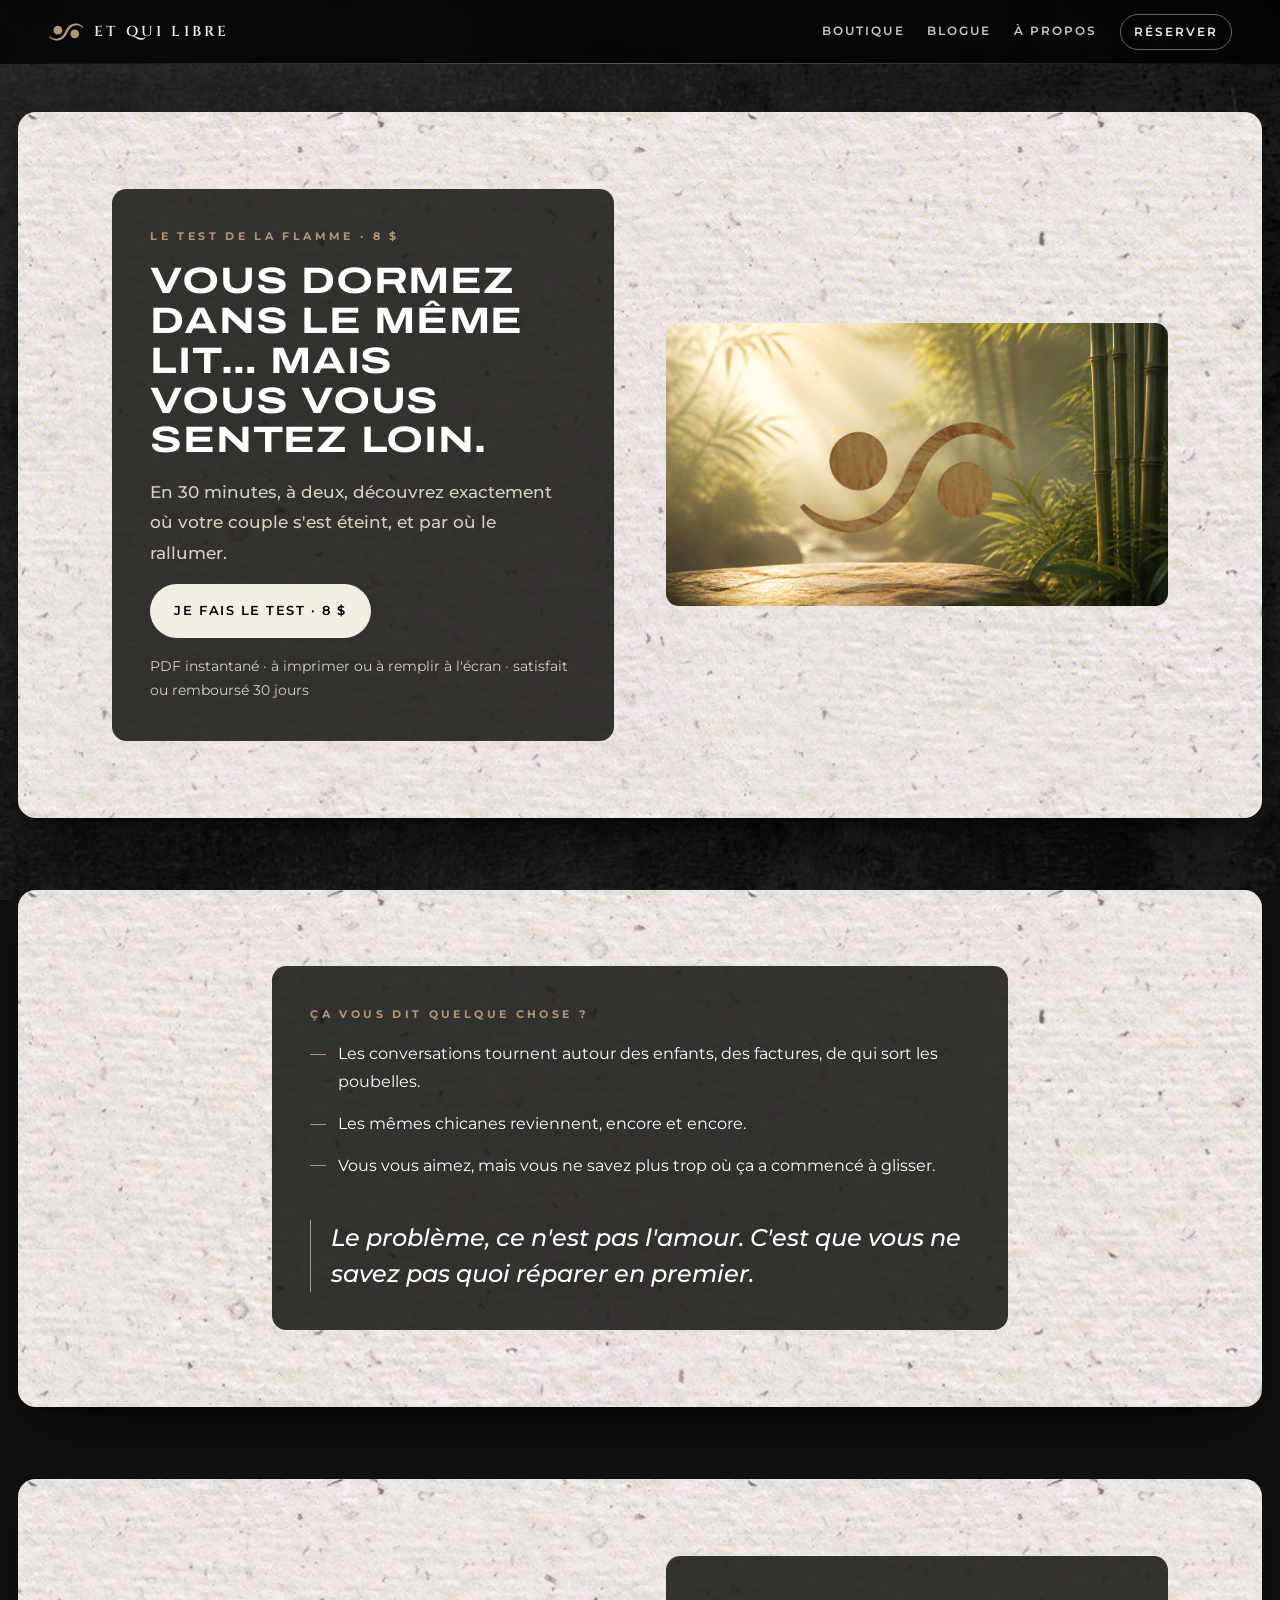
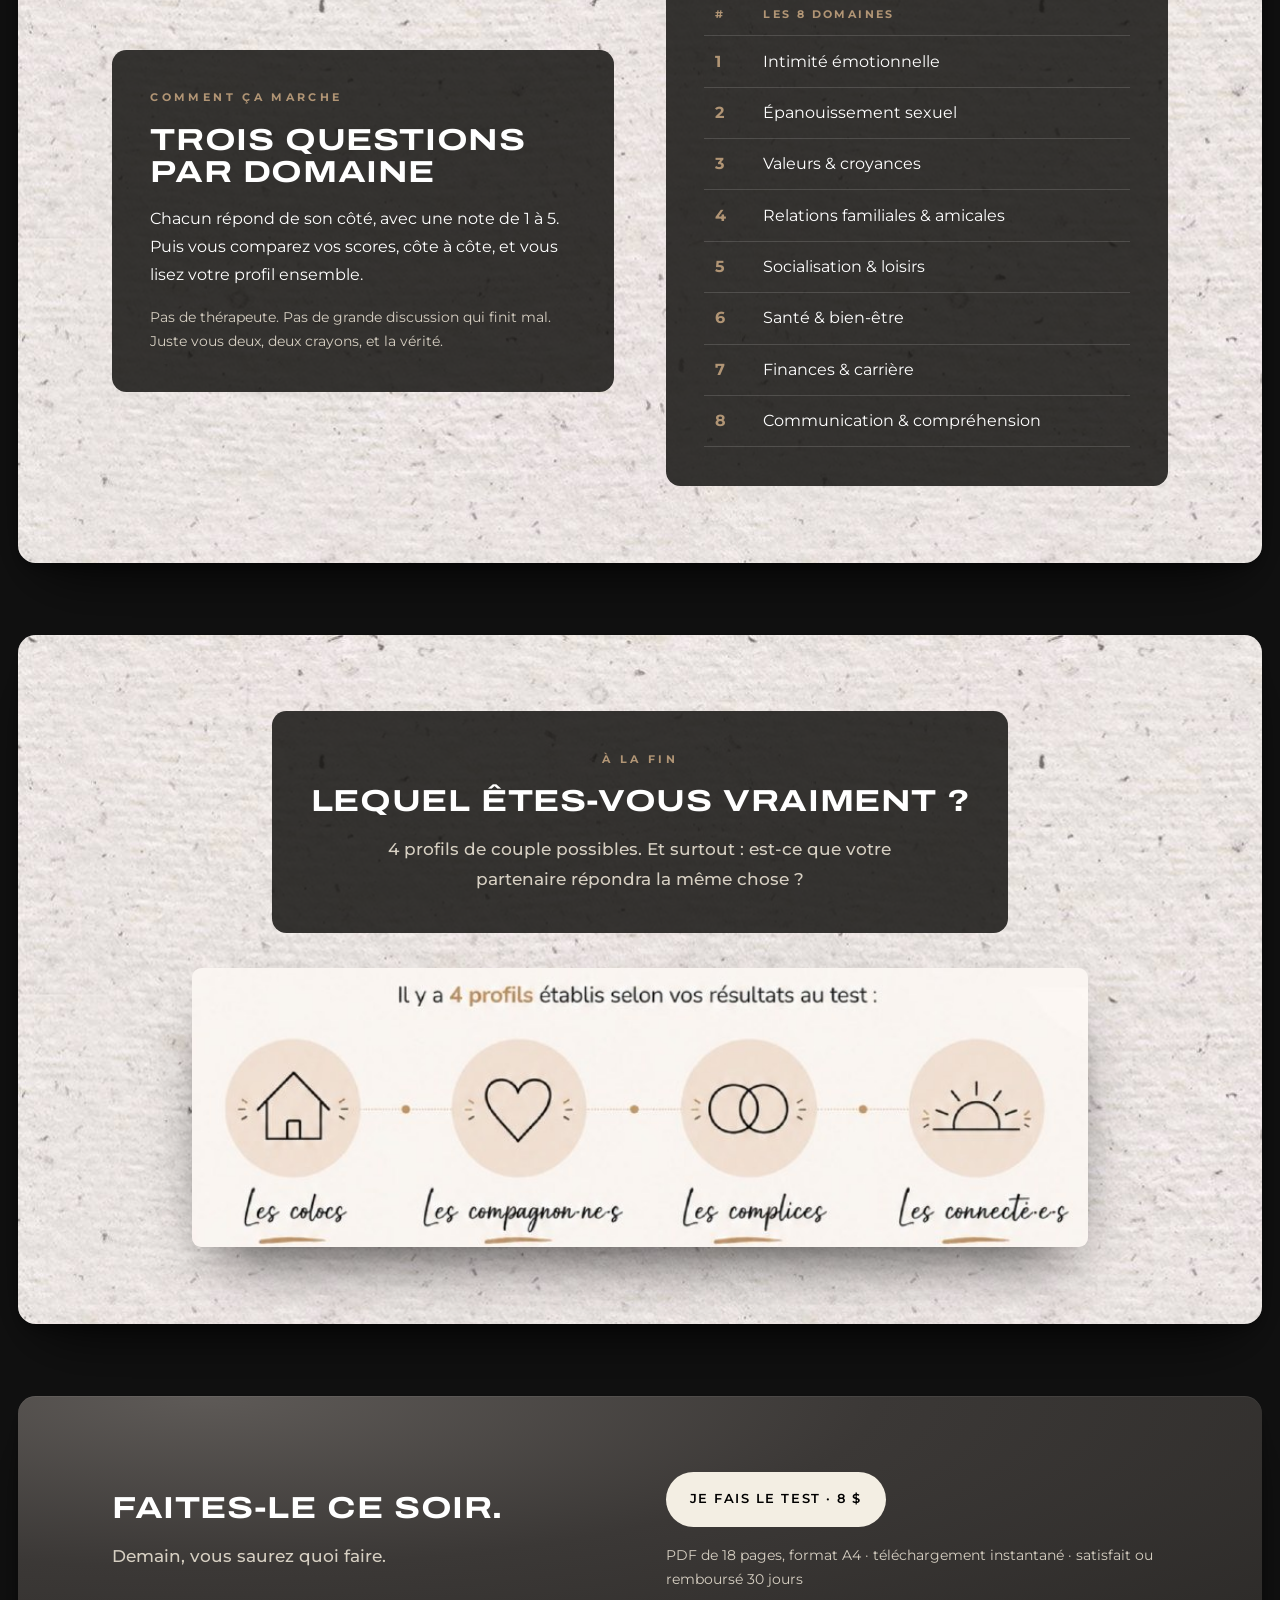
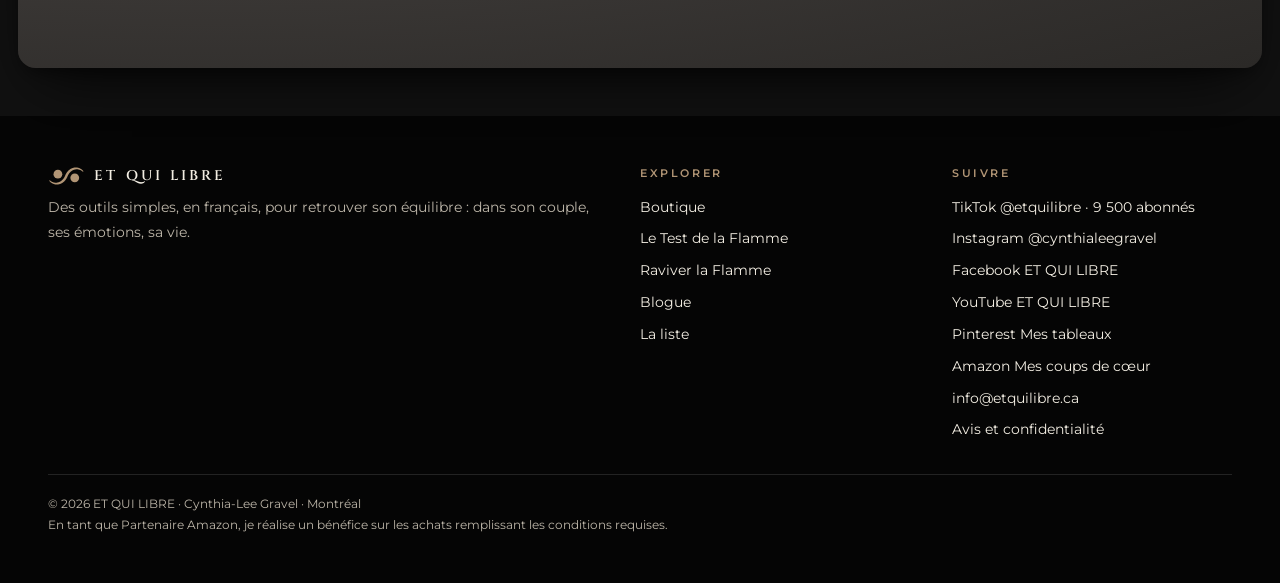
<file: test/index.html>
<!doctype html><html lang="fr"><head><meta charset="utf-8"><meta name="viewport" content="width=device-width, initial-scale=1, viewport-fit=cover"><title>Le Test de la Flamme</title>
<meta name="claude:viewport-fit-sides" content="cover">
<meta name="description" content="Le bilan de couple en 8 domaines. 24 questions, 4 profils, 30 minutes à deux. 8 $.">
<meta property="og:title" content="Le Test de la Flamme"><meta property="og:description" content="Le bilan de couple en 8 domaines. 24 questions, 4 profils, 30 minutes à deux. 8 $.">
<link rel="preconnect" href="https://fonts.googleapis.com"><link rel="preconnect" href="https://fonts.gstatic.com" crossorigin><link rel="stylesheet" href="https://fonts.googleapis.com/css2?family=Archivo:wdth,wght@125,400;125,700;125,900&family=Cinzel:wght@600&family=Montserrat:ital,wght@0,400;0,500;0,700;1,500&display=swap"><link rel="stylesheet" href="../style.css">
</head><body><header class="top"><div class="wrap"><a class="brand" href="../index.html"><svg viewBox="0 0 100 60" aria-hidden="true"><path d="M3.3 42.6 L3.8 43.4 L4.4 44.1 L5.0 44.9 L5.7 45.6 L6.4 46.2 L7.0 46.9 L7.8 47.5 L8.5 48.1 L9.3 48.6 L10.0 49.2 L10.8 49.7 L11.6 50.1 L12.5 50.6 L13.3 51.0 L14.2 51.4 L15.1 51.7 L15.9 52.0 L16.8 52.3 L17.8 52.5 L18.7 52.8 L19.6 52.9 L20.6 53.1 L21.5 53.2 L22.5 53.3 L23.4 53.3 L24.4 53.3 L25.4 53.3 L26.3 53.2 L27.3 53.1 L28.3 53.0 L29.3 52.8 L30.3 52.6 L31.2 52.4 L32.2 52.1 L33.2 51.7 L34.1 51.4 L35.1 51.0 L36.0 50.6 L37.0 50.1 L37.9 49.6 L38.8 49.0 L39.8 48.4 L40.7 47.8 L41.5 47.1 L42.4 46.4 L43.3 45.7 L44.1 44.9 L44.9 44.1 L45.7 43.2 L46.5 42.3 L47.3 41.4 L48.0 40.4 L48.8 39.4 L49.5 38.4 L50.1 37.3 L50.8 36.2 L51.4 35.0 L52.0 33.8 L52.6 32.6 L53.1 31.4 L53.6 30.2 L54.1 29.2 L54.6 28.1 L55.1 27.1 L55.7 26.2 L56.2 25.3 L56.8 24.4 L57.4 23.5 L58.0 22.7 L58.6 21.9 L59.2 21.2 L59.9 20.5 L60.5 19.8 L61.2 19.1 L61.8 18.5 L62.5 17.9 L63.2 17.3 L63.9 16.8 L64.6 16.3 L65.3 15.8 L66.0 15.3 L66.8 14.9 L67.5 14.5 L68.2 14.1 L69.0 13.8 L69.7 13.5 L70.5 13.2 L71.3 12.9 L72.0 12.7 L72.8 12.5 L73.6 12.3 L74.3 12.2 L75.1 12.0 L75.9 11.9 L76.7 11.8 L77.5 11.8 L78.3 11.8 L79.0 11.8 L79.8 11.8 L80.6 11.9 L81.4 11.9 L82.2 12.1 L82.9 12.2 L83.7 12.4 L84.5 12.5 L85.3 12.8 L86.0 13.0 L86.8 13.3 L87.5 13.6 L88.3 13.9 L89.0 14.2 L89.7 14.6 L90.5 15.0 L91.2 15.5 L91.9 15.9 L92.6 16.4 L93.3 16.9 L94.0 17.5 L94.6 18.0 L95.3 18.6 L96.7 17.4 L96.2 16.6 L95.6 15.9 L95.0 15.1 L94.3 14.4 L93.6 13.8 L93.0 13.1 L92.2 12.5 L91.5 11.9 L90.7 11.4 L90.0 10.8 L89.2 10.3 L88.4 9.9 L87.5 9.4 L86.7 9.0 L85.8 8.6 L84.9 8.3 L84.1 8.0 L83.2 7.7 L82.2 7.5 L81.3 7.2 L80.4 7.1 L79.4 6.9 L78.5 6.8 L77.5 6.7 L76.6 6.7 L75.6 6.7 L74.6 6.7 L73.7 6.8 L72.7 6.9 L71.7 7.0 L70.7 7.2 L69.7 7.4 L68.8 7.6 L67.8 7.9 L66.8 8.3 L65.9 8.6 L64.9 9.0 L64.0 9.4 L63.0 9.9 L62.1 10.4 L61.2 11.0 L60.2 11.6 L59.3 12.2 L58.5 12.9 L57.6 13.6 L56.7 14.3 L55.9 15.1 L55.1 15.9 L54.3 16.8 L53.5 17.7 L52.7 18.6 L52.0 19.6 L51.2 20.6 L50.5 21.6 L49.9 22.7 L49.2 23.8 L48.6 25.0 L48.0 26.2 L47.4 27.4 L46.9 28.6 L46.4 29.8 L45.9 30.8 L45.4 31.9 L44.9 32.9 L44.3 33.8 L43.8 34.7 L43.2 35.6 L42.6 36.5 L42.0 37.3 L41.4 38.1 L40.8 38.8 L40.1 39.5 L39.5 40.2 L38.8 40.9 L38.2 41.5 L37.5 42.1 L36.8 42.7 L36.1 43.2 L35.4 43.7 L34.7 44.2 L34.0 44.7 L33.2 45.1 L32.5 45.5 L31.8 45.9 L31.0 46.2 L30.3 46.5 L29.5 46.8 L28.7 47.1 L28.0 47.3 L27.2 47.5 L26.4 47.7 L25.7 47.8 L24.9 48.0 L24.1 48.1 L23.3 48.2 L22.5 48.2 L21.7 48.2 L21.0 48.2 L20.2 48.2 L19.4 48.1 L18.6 48.1 L17.8 47.9 L17.1 47.8 L16.3 47.6 L15.5 47.5 L14.7 47.2 L14.0 47.0 L13.2 46.7 L12.5 46.4 L11.7 46.1 L11.0 45.8 L10.3 45.4 L9.5 45.0 L8.8 44.5 L8.1 44.1 L7.4 43.6 L6.7 43.1 L6.0 42.5 L5.4 42.0 L4.7 41.4Z" fill="currentColor"/><circle cx="27" cy="25" r="12" fill="currentColor"/><circle cx="73" cy="35" r="12" fill="currentColor"/></svg><span>ET QUI LIBRE</span></a><nav class="nav" aria-label="Menu"><a href="../boutique/index.html">Boutique</a><a href="../blogue/index.html">Blogue</a><a href="../a-propos/index.html">À propos</a><a href="../index.html#reserver" class="cta">Réserver</a></nav></div></header><main>
<section><div class="wrap split">
 <div class="stack verre">
  <span class="eyebrow">Le Test de la Flamme · 8 $</span>
  <h1 class="script">Vous dormez dans le même lit… mais vous vous sentez loin.</h1>
  <p class="lede">En 30 minutes, à deux, découvrez exactement où votre couple s'est éteint, et par où le rallumer.</p>
  <div class="btns"><a class="btn" href="https://etquilibre.gumroad.com/l/test-flamme">Je fais le test · 8 $</a></div>
  <p class="note">PDF instantané · à imprimer ou à remplir à l'écran · satisfait ou remboursé 30 jours</p>
 </div>
 <img class="photo" src="../assets/hero-poster.jpg" alt="Le symbole ET QUI LIBRE en bois, dans une forêt de bambous" style="aspect-ratio:16/9">
</div></section>

<section><div class="wrap narrow stack verre">
 <span class="eyebrow">Ça vous dit quelque chose ?</span>
 <ul class="douleurs">
  <li>Les conversations tournent autour des enfants, des factures, de qui sort les poubelles.</li>
  <li>Les mêmes chicanes reviennent, encore et encore.</li>
  <li>Vous vous aimez, mais vous ne savez plus trop où ça a commencé à glisser.</li>
 </ul>
 <p class="citation" style="margin-top:1.5rem">Le problème, ce n'est pas l'amour. C'est que vous ne savez pas quoi réparer en premier.</p>
</div></section>

<section class="band-sable"><div class="wrap split">
 <div class="stack verre">
  <span class="eyebrow">Comment ça marche</span>
  <h2 class="script">Trois questions par domaine</h2>
  <p>Chacun répond de son côté, avec une note de 1 à 5. Puis vous comparez vos scores, côte à côte, et vous lisez votre profil ensemble.</p>
  <p class="note">Pas de thérapeute. Pas de grande discussion qui finit mal. Juste vous deux, deux crayons, et la vérité.</p>
 </div>
 <div class="tablewrap verre"><table class="dom"><thead><tr><th>#</th><th>Les 8 domaines</th></tr></thead><tbody><tr><td>1</td><td>Intimité émotionnelle</td></tr><tr><td>2</td><td>Épanouissement sexuel</td></tr><tr><td>3</td><td>Valeurs &amp; croyances</td></tr><tr><td>4</td><td>Relations familiales &amp; amicales</td></tr><tr><td>5</td><td>Socialisation &amp; loisirs</td></tr><tr><td>6</td><td>Santé &amp; bien-être</td></tr><tr><td>7</td><td>Finances &amp; carrière</td></tr><tr><td>8</td><td>Communication &amp; compréhension</td></tr></tbody></table></div>
</div></section>

<section><div class="wrap stack-l" style="align-items:center;text-align:center">
 <div class="stack verre" style="align-items:center"><span class="eyebrow">À la fin</span><h2 class="script">Lequel êtes-vous vraiment ?</h2><p class="lede">4 profils de couple possibles. Et surtout : est-ce que votre partenaire répondra la même chose ?</p></div>
 <img src="../assets/profils.jpg" alt="Les 4 profils : les colocs, les compagnon·ne·s, les complices, les connecté·e·s" style="border-radius:.6rem;max-width:56rem;width:100%;box-shadow:0 30px 60px -25px rgba(0,0,0,.8)">
</div></section>

<section class="band-noir"><div class="wrap split">
 <div class="stack"><h2 class="script">Faites-le ce soir.</h2><p class="lede">Demain, vous saurez quoi faire.</p></div>
 <div class="stack"><div class="btns"><a class="btn clair" href="https://etquilibre.gumroad.com/l/test-flamme">Je fais le test · 8 $</a></div><p class="note">PDF de 18 pages, format A4 · téléchargement instantané · satisfait ou remboursé 30 jours</p></div>
</div></section></main><footer><div class="wrap">
<div class="col"><div class="logo-pied"><svg viewBox="0 0 100 60" aria-hidden="true"><path d="M3.3 42.6 L3.8 43.4 L4.4 44.1 L5.0 44.9 L5.7 45.6 L6.4 46.2 L7.0 46.9 L7.8 47.5 L8.5 48.1 L9.3 48.6 L10.0 49.2 L10.8 49.7 L11.6 50.1 L12.5 50.6 L13.3 51.0 L14.2 51.4 L15.1 51.7 L15.9 52.0 L16.8 52.3 L17.8 52.5 L18.7 52.8 L19.6 52.9 L20.6 53.1 L21.5 53.2 L22.5 53.3 L23.4 53.3 L24.4 53.3 L25.4 53.3 L26.3 53.2 L27.3 53.1 L28.3 53.0 L29.3 52.8 L30.3 52.6 L31.2 52.4 L32.2 52.1 L33.2 51.7 L34.1 51.4 L35.1 51.0 L36.0 50.6 L37.0 50.1 L37.9 49.6 L38.8 49.0 L39.8 48.4 L40.7 47.8 L41.5 47.1 L42.4 46.4 L43.3 45.7 L44.1 44.9 L44.9 44.1 L45.7 43.2 L46.5 42.3 L47.3 41.4 L48.0 40.4 L48.8 39.4 L49.5 38.4 L50.1 37.3 L50.8 36.2 L51.4 35.0 L52.0 33.8 L52.6 32.6 L53.1 31.4 L53.6 30.2 L54.1 29.2 L54.6 28.1 L55.1 27.1 L55.7 26.2 L56.2 25.3 L56.8 24.4 L57.4 23.5 L58.0 22.7 L58.6 21.9 L59.2 21.2 L59.9 20.5 L60.5 19.8 L61.2 19.1 L61.8 18.5 L62.5 17.9 L63.2 17.3 L63.9 16.8 L64.6 16.3 L65.3 15.8 L66.0 15.3 L66.8 14.9 L67.5 14.5 L68.2 14.1 L69.0 13.8 L69.7 13.5 L70.5 13.2 L71.3 12.9 L72.0 12.7 L72.8 12.5 L73.6 12.3 L74.3 12.2 L75.1 12.0 L75.9 11.9 L76.7 11.8 L77.5 11.8 L78.3 11.8 L79.0 11.8 L79.8 11.8 L80.6 11.9 L81.4 11.9 L82.2 12.1 L82.9 12.2 L83.7 12.4 L84.5 12.5 L85.3 12.8 L86.0 13.0 L86.8 13.3 L87.5 13.6 L88.3 13.9 L89.0 14.2 L89.7 14.6 L90.5 15.0 L91.2 15.5 L91.9 15.9 L92.6 16.4 L93.3 16.9 L94.0 17.5 L94.6 18.0 L95.3 18.6 L96.7 17.4 L96.2 16.6 L95.6 15.9 L95.0 15.1 L94.3 14.4 L93.6 13.8 L93.0 13.1 L92.2 12.5 L91.5 11.9 L90.7 11.4 L90.0 10.8 L89.2 10.3 L88.4 9.9 L87.5 9.4 L86.7 9.0 L85.8 8.6 L84.9 8.3 L84.1 8.0 L83.2 7.7 L82.2 7.5 L81.3 7.2 L80.4 7.1 L79.4 6.9 L78.5 6.8 L77.5 6.7 L76.6 6.7 L75.6 6.7 L74.6 6.7 L73.7 6.8 L72.7 6.9 L71.7 7.0 L70.7 7.2 L69.7 7.4 L68.8 7.6 L67.8 7.9 L66.8 8.3 L65.9 8.6 L64.9 9.0 L64.0 9.4 L63.0 9.9 L62.1 10.4 L61.2 11.0 L60.2 11.6 L59.3 12.2 L58.5 12.9 L57.6 13.6 L56.7 14.3 L55.9 15.1 L55.1 15.9 L54.3 16.8 L53.5 17.7 L52.7 18.6 L52.0 19.6 L51.2 20.6 L50.5 21.6 L49.9 22.7 L49.2 23.8 L48.6 25.0 L48.0 26.2 L47.4 27.4 L46.9 28.6 L46.4 29.8 L45.9 30.8 L45.4 31.9 L44.9 32.9 L44.3 33.8 L43.8 34.7 L43.2 35.6 L42.6 36.5 L42.0 37.3 L41.4 38.1 L40.8 38.8 L40.1 39.5 L39.5 40.2 L38.8 40.9 L38.2 41.5 L37.5 42.1 L36.8 42.7 L36.1 43.2 L35.4 43.7 L34.7 44.2 L34.0 44.7 L33.2 45.1 L32.5 45.5 L31.8 45.9 L31.0 46.2 L30.3 46.5 L29.5 46.8 L28.7 47.1 L28.0 47.3 L27.2 47.5 L26.4 47.7 L25.7 47.8 L24.9 48.0 L24.1 48.1 L23.3 48.2 L22.5 48.2 L21.7 48.2 L21.0 48.2 L20.2 48.2 L19.4 48.1 L18.6 48.1 L17.8 47.9 L17.1 47.8 L16.3 47.6 L15.5 47.5 L14.7 47.2 L14.0 47.0 L13.2 46.7 L12.5 46.4 L11.7 46.1 L11.0 45.8 L10.3 45.4 L9.5 45.0 L8.8 44.5 L8.1 44.1 L7.4 43.6 L6.7 43.1 L6.0 42.5 L5.4 42.0 L4.7 41.4Z" fill="currentColor"/><circle cx="27" cy="25" r="12" fill="currentColor"/><circle cx="73" cy="35" r="12" fill="currentColor"/></svg><span>ET QUI LIBRE</span></div><p>Des outils simples, en français, pour retrouver son équilibre : dans son couple, ses émotions, sa vie.</p></div>
<div class="col"><span class="titre">Explorer</span><a href="../boutique/index.html">Boutique</a><a href="../test/index.html">Le Test de la Flamme</a><a href="../kit/index.html">Raviver la Flamme</a><a href="../blogue/index.html">Blogue</a><a href="../liste/index.html">La liste</a></div>
<div class="col"><span class="titre">Suivre</span><a href="https://www.tiktok.com/@etquilibre">TikTok @etquilibre · 9 500 abonnés</a><a href="https://www.instagram.com/cynthialeegravel/">Instagram @cynthialeegravel</a><a href="https://www.facebook.com/profile.php?id=100063501461321">Facebook ET QUI LIBRE</a><a href="https://www.youtube.com/channel/UCJyCUbqBC_mSLCVzYKLMlRA">YouTube ET QUI LIBRE</a><a href="https://pin.it/4rcnFLC">Pinterest Mes tableaux</a><a href="https://www.amazon.com/shop/cynthia-leegravel">Amazon Mes coups de cœur</a><a href="../contact/index.html">info@etquilibre.ca</a><a href="../contact/index.html#avis">Avis et confidentialité</a></div>
<p class="bas">© 2026 ET QUI LIBRE · Cynthia-Lee Gravel · Montréal<br>En tant que Partenaire Amazon, je réalise un bénéfice sur les achats remplissant les conditions requises.</p></div></footer><script>
(function(){var d=document.documentElement;d.classList.add('js');
 var rm=false;
 
 if('IntersectionObserver' in window&&!rm){var io=new IntersectionObserver(function(es){es.forEach(function(e){if(e.isIntersecting){e.target.classList.add('vu');io.unobserve(e.target);}});},{rootMargin:'0px 0px -12% 0px'});
  document.querySelectorAll('.tuile,main>section:not(.rangee):not(.hero-video)').forEach(function(el){io.observe(el);});}
 else document.querySelectorAll('.tuile,main>section').forEach(function(el){el.classList.add('vu');});
 document.addEventListener('pointermove',function(e){var c=e.target.closest&&e.target.closest('.tuile');if(!c)return;var r=c.getBoundingClientRect();c.style.setProperty('--x',(e.clientX-r.left)+'px');c.style.setProperty('--y',(e.clientY-r.top)+'px');},{passive:true});
 document.addEventListener('pointerdown',function(e){var b=e.target.closest&&e.target.closest('.btn,.nav a.cta');if(!b||rm)return;var r=b.getBoundingClientRect(),o=document.createElement('span');o.className='onde';o.style.left=(e.clientX-r.left)+'px';o.style.top=(e.clientY-r.top)+'px';b.appendChild(o);setTimeout(function(){o.remove();},750);});
 document.querySelectorAll('[data-tiktok]').forEach(function(f){f.addEventListener('click',function(){f.outerHTML='<iframe class="tt-frame" src="https://www.tiktok.com/embed/v2/'+f.dataset.tiktok+'" allow="encrypted-media; fullscreen" title="Vidéo TikTok ET QUI LIBRE"></iframe>';});});
})();
</script></body></html>
</file>
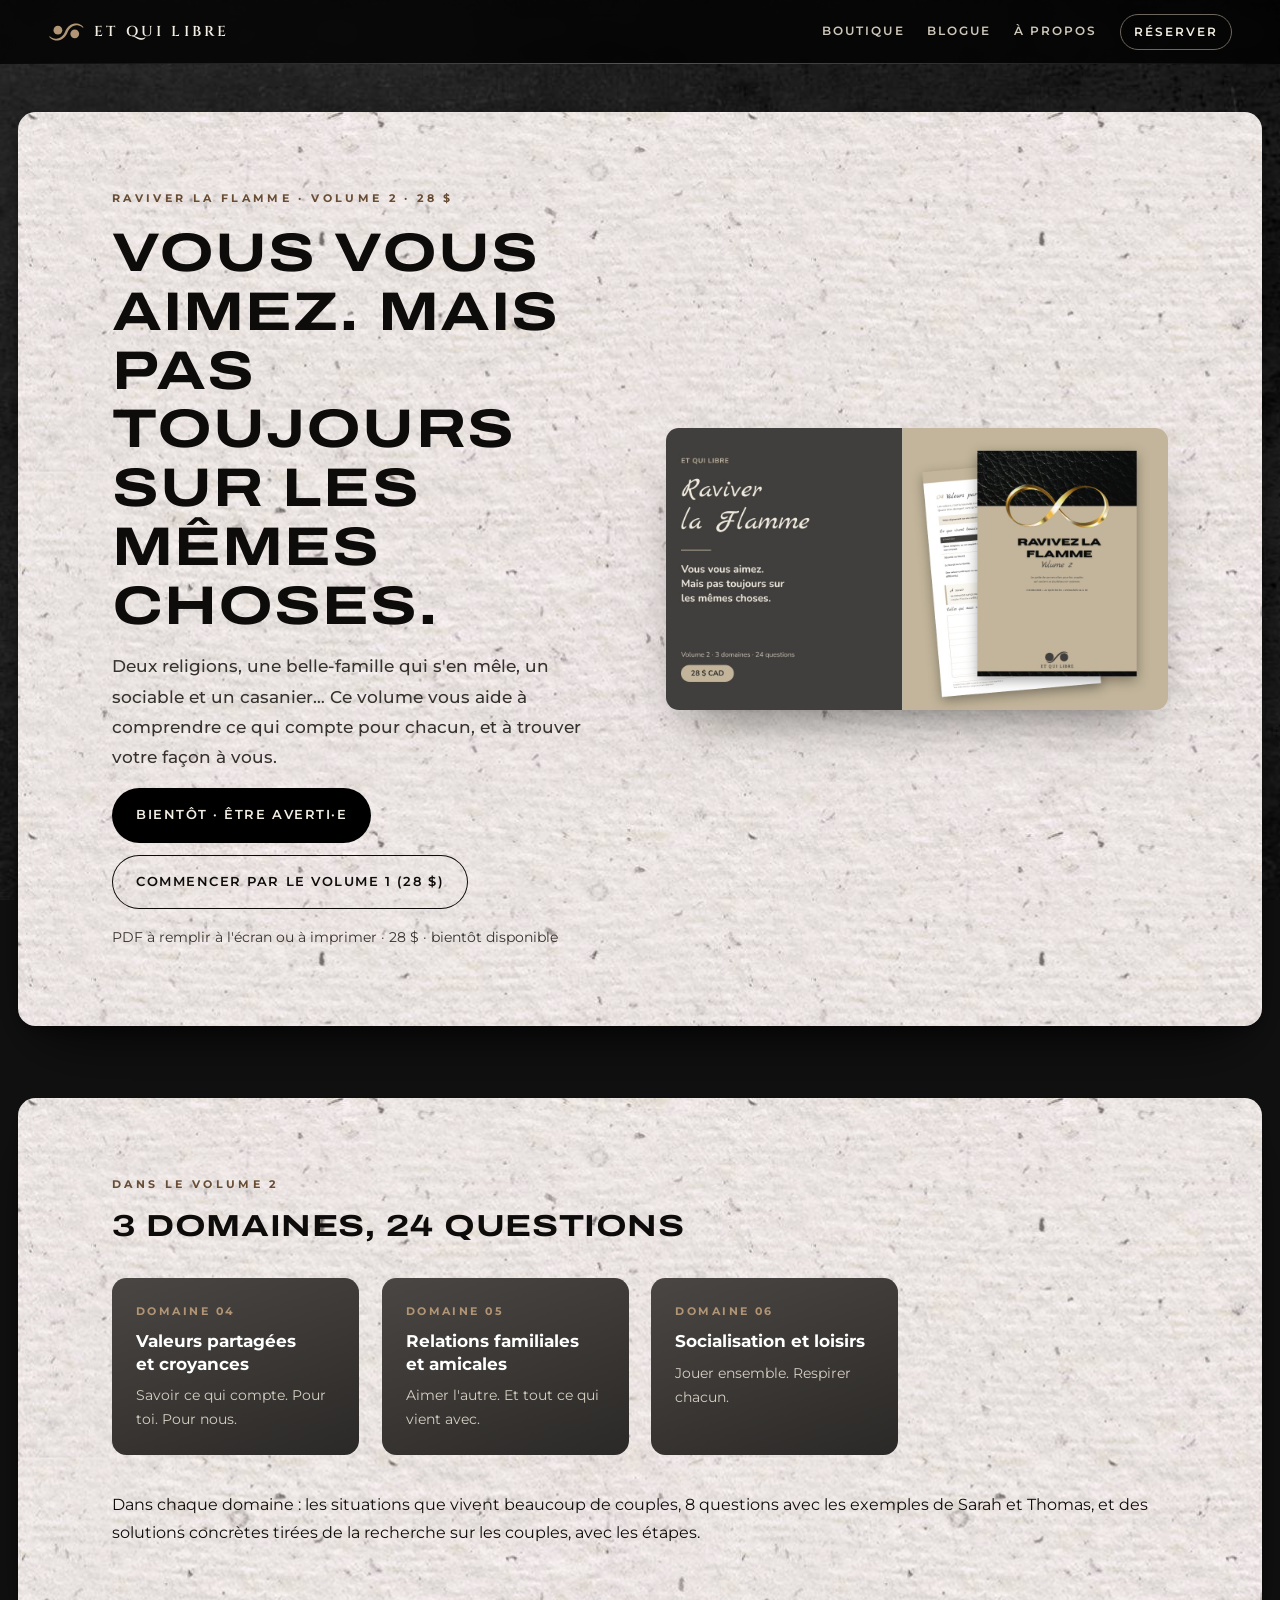
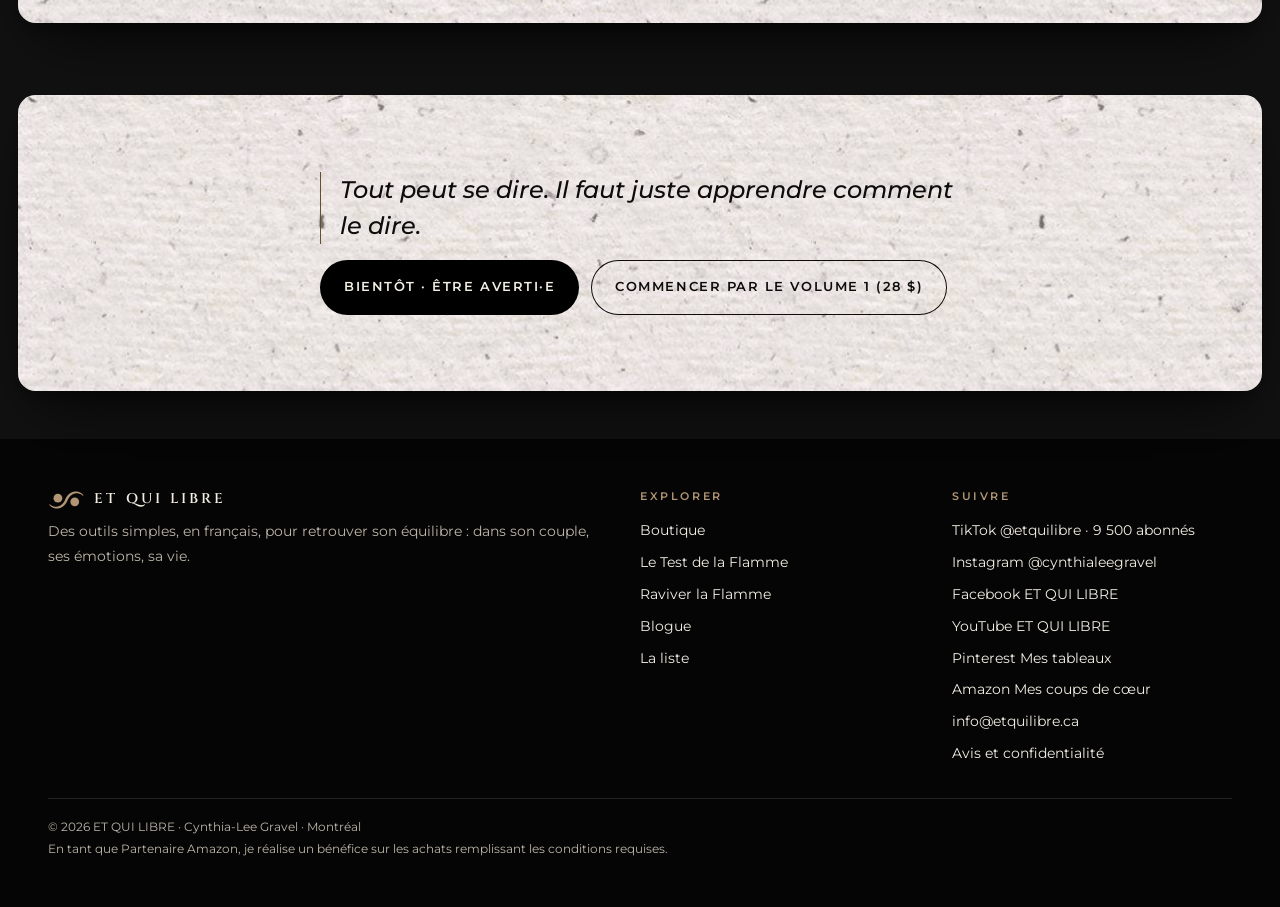
<file: volume-2/index.html>
<!doctype html><html lang="fr"><head><meta charset="utf-8"><meta name="viewport" content="width=device-width, initial-scale=1, viewport-fit=cover"><title>Raviver la Flamme · Volume 2</title>
<meta name="claude:viewport-fit-sides" content="cover">
<meta name="description" content="Raviver la Flamme, Volume 2 : valeurs partagées, famille et amis, loisirs. 24 questions et des solutions concrètes. 28 $.">
<meta property="og:title" content="Raviver la Flamme"><meta property="og:description" content="Raviver la Flamme, Volume 2 : valeurs partagées, famille et amis, loisirs. 24 questions et des solutions concrètes. 28 $.">
<link rel="preconnect" href="https://fonts.googleapis.com"><link rel="preconnect" href="https://fonts.gstatic.com" crossorigin><link rel="stylesheet" href="https://fonts.googleapis.com/css2?family=Archivo:wdth,wght@125,400;125,700;125,900&family=Cinzel:wght@600&family=Montserrat:ital,wght@0,400;0,500;0,700;1,500&display=swap"><link rel="stylesheet" href="../style.css">
</head><body><header class="top"><div class="wrap"><a class="brand" href="../index.html"><svg viewBox="0 0 100 60" aria-hidden="true"><path d="M3.3 42.6 L3.8 43.4 L4.4 44.1 L5.0 44.9 L5.7 45.6 L6.4 46.2 L7.0 46.9 L7.8 47.5 L8.5 48.1 L9.3 48.6 L10.0 49.2 L10.8 49.7 L11.6 50.1 L12.5 50.6 L13.3 51.0 L14.2 51.4 L15.1 51.7 L15.9 52.0 L16.8 52.3 L17.8 52.5 L18.7 52.8 L19.6 52.9 L20.6 53.1 L21.5 53.2 L22.5 53.3 L23.4 53.3 L24.4 53.3 L25.4 53.3 L26.3 53.2 L27.3 53.1 L28.3 53.0 L29.3 52.8 L30.3 52.6 L31.2 52.4 L32.2 52.1 L33.2 51.7 L34.1 51.4 L35.1 51.0 L36.0 50.6 L37.0 50.1 L37.9 49.6 L38.8 49.0 L39.8 48.4 L40.7 47.8 L41.5 47.1 L42.4 46.4 L43.3 45.7 L44.1 44.9 L44.9 44.1 L45.7 43.2 L46.5 42.3 L47.3 41.4 L48.0 40.4 L48.8 39.4 L49.5 38.4 L50.1 37.3 L50.8 36.2 L51.4 35.0 L52.0 33.8 L52.6 32.6 L53.1 31.4 L53.6 30.2 L54.1 29.2 L54.6 28.1 L55.1 27.1 L55.7 26.2 L56.2 25.3 L56.8 24.4 L57.4 23.5 L58.0 22.7 L58.6 21.9 L59.2 21.2 L59.9 20.5 L60.5 19.8 L61.2 19.1 L61.8 18.5 L62.5 17.9 L63.2 17.3 L63.9 16.8 L64.6 16.3 L65.3 15.8 L66.0 15.3 L66.8 14.9 L67.5 14.5 L68.2 14.1 L69.0 13.8 L69.7 13.5 L70.5 13.2 L71.3 12.9 L72.0 12.7 L72.8 12.5 L73.6 12.3 L74.3 12.2 L75.1 12.0 L75.9 11.9 L76.7 11.8 L77.5 11.8 L78.3 11.8 L79.0 11.8 L79.8 11.8 L80.6 11.9 L81.4 11.9 L82.2 12.1 L82.9 12.2 L83.7 12.4 L84.5 12.5 L85.3 12.8 L86.0 13.0 L86.8 13.3 L87.5 13.6 L88.3 13.9 L89.0 14.2 L89.7 14.6 L90.5 15.0 L91.2 15.5 L91.9 15.9 L92.6 16.4 L93.3 16.9 L94.0 17.5 L94.6 18.0 L95.3 18.6 L96.7 17.4 L96.2 16.6 L95.6 15.9 L95.0 15.1 L94.3 14.4 L93.6 13.8 L93.0 13.1 L92.2 12.5 L91.5 11.9 L90.7 11.4 L90.0 10.8 L89.2 10.3 L88.4 9.9 L87.5 9.4 L86.7 9.0 L85.8 8.6 L84.9 8.3 L84.1 8.0 L83.2 7.7 L82.2 7.5 L81.3 7.2 L80.4 7.1 L79.4 6.9 L78.5 6.8 L77.5 6.7 L76.6 6.7 L75.6 6.7 L74.6 6.7 L73.7 6.8 L72.7 6.9 L71.7 7.0 L70.7 7.2 L69.7 7.4 L68.8 7.6 L67.8 7.9 L66.8 8.3 L65.9 8.6 L64.9 9.0 L64.0 9.4 L63.0 9.9 L62.1 10.4 L61.2 11.0 L60.2 11.6 L59.3 12.2 L58.5 12.9 L57.6 13.6 L56.7 14.3 L55.9 15.1 L55.1 15.9 L54.3 16.8 L53.5 17.7 L52.7 18.6 L52.0 19.6 L51.2 20.6 L50.5 21.6 L49.9 22.7 L49.2 23.8 L48.6 25.0 L48.0 26.2 L47.4 27.4 L46.9 28.6 L46.4 29.8 L45.9 30.8 L45.4 31.9 L44.9 32.9 L44.3 33.8 L43.8 34.7 L43.2 35.6 L42.6 36.5 L42.0 37.3 L41.4 38.1 L40.8 38.8 L40.1 39.5 L39.5 40.2 L38.8 40.9 L38.2 41.5 L37.5 42.1 L36.8 42.7 L36.1 43.2 L35.4 43.7 L34.7 44.2 L34.0 44.7 L33.2 45.1 L32.5 45.5 L31.8 45.9 L31.0 46.2 L30.3 46.5 L29.5 46.8 L28.7 47.1 L28.0 47.3 L27.2 47.5 L26.4 47.7 L25.7 47.8 L24.9 48.0 L24.1 48.1 L23.3 48.2 L22.5 48.2 L21.7 48.2 L21.0 48.2 L20.2 48.2 L19.4 48.1 L18.6 48.1 L17.8 47.9 L17.1 47.8 L16.3 47.6 L15.5 47.5 L14.7 47.2 L14.0 47.0 L13.2 46.7 L12.5 46.4 L11.7 46.1 L11.0 45.8 L10.3 45.4 L9.5 45.0 L8.8 44.5 L8.1 44.1 L7.4 43.6 L6.7 43.1 L6.0 42.5 L5.4 42.0 L4.7 41.4Z" fill="currentColor"/><circle cx="27" cy="25" r="12" fill="currentColor"/><circle cx="73" cy="35" r="12" fill="currentColor"/></svg><span>ET QUI LIBRE</span></a><nav class="nav" aria-label="Menu"><a href="../boutique/index.html">Boutique</a><a href="../blogue/index.html">Blogue</a><a href="../a-propos/index.html">À propos</a><a href="../index.html#reserver" class="cta">Réserver</a></nav></div></header><main>
<section><div class="wrap split">
 <div class="stack">
  <span class="eyebrow">Raviver la Flamme · Volume 2 · 28 $</span>
  <h1 class="script">Vous vous aimez. Mais pas toujours sur les mêmes choses.</h1>
  <p class="lede">Deux religions, une belle-famille qui s'en mêle, un sociable et un casanier… Ce volume vous aide à comprendre ce qui compte pour chacun, et à trouver votre façon à vous.</p>
  <div class="btns"><a class="btn" href="../liste/index.html">Bientôt · être averti·e</a><a class="btn ligne" href="../volume-1/index.html">Commencer par le Volume 1 (28 $)</a></div>
  <p class="note">PDF à remplir à l'écran ou à imprimer · 28 $ · bientôt disponible</p>
 </div>
 <img class="shot" src="../assets/volume-2-large.jpg" alt="Raviver la Flamme, Volume 2">
</div></section>

<section class="band-sable"><div class="wrap stack-l">
 <div class="stack"><span class="eyebrow">Dans le Volume 2</span><h2 class="script">3 domaines, 24 questions</h2></div>
 <div class="grid"><div class="col-card"><span class="compte">Domaine 04</span><h3>Valeurs partagées et croyances</h3><p class="note">Savoir ce qui compte. Pour toi. Pour nous.</p></div><div class="col-card"><span class="compte">Domaine 05</span><h3>Relations familiales et amicales</h3><p class="note">Aimer l'autre. Et tout ce qui vient avec.</p></div><div class="col-card"><span class="compte">Domaine 06</span><h3>Socialisation et loisirs</h3><p class="note">Jouer ensemble. Respirer chacun.</p></div></div>
 <p>Dans chaque domaine : les situations que vivent beaucoup de couples, 8 questions avec les exemples de Sarah et Thomas, et des solutions concrètes tirées de la recherche sur les couples, avec les étapes.</p>
</div></section>

<section><div class="wrap narrow stack">
 <p class="citation">Tout peut se dire. Il faut juste apprendre comment le dire.</p>
 <div class="btns"><a class="btn" href="../liste/index.html">Bientôt · être averti·e</a><a class="btn ligne" href="../volume-1/index.html">Commencer par le Volume 1 (28 $)</a></div>
</div></section></main><footer><div class="wrap">
<div class="col"><div class="logo-pied"><svg viewBox="0 0 100 60" aria-hidden="true"><path d="M3.3 42.6 L3.8 43.4 L4.4 44.1 L5.0 44.9 L5.7 45.6 L6.4 46.2 L7.0 46.9 L7.8 47.5 L8.5 48.1 L9.3 48.6 L10.0 49.2 L10.8 49.7 L11.6 50.1 L12.5 50.6 L13.3 51.0 L14.2 51.4 L15.1 51.7 L15.9 52.0 L16.8 52.3 L17.8 52.5 L18.7 52.8 L19.6 52.9 L20.6 53.1 L21.5 53.2 L22.5 53.3 L23.4 53.3 L24.4 53.3 L25.4 53.3 L26.3 53.2 L27.3 53.1 L28.3 53.0 L29.3 52.8 L30.3 52.6 L31.2 52.4 L32.2 52.1 L33.2 51.7 L34.1 51.4 L35.1 51.0 L36.0 50.6 L37.0 50.1 L37.9 49.6 L38.8 49.0 L39.8 48.4 L40.7 47.8 L41.5 47.1 L42.4 46.4 L43.3 45.7 L44.1 44.9 L44.9 44.1 L45.7 43.2 L46.5 42.3 L47.3 41.4 L48.0 40.4 L48.8 39.4 L49.5 38.4 L50.1 37.3 L50.8 36.2 L51.4 35.0 L52.0 33.8 L52.6 32.6 L53.1 31.4 L53.6 30.2 L54.1 29.2 L54.6 28.1 L55.1 27.1 L55.7 26.2 L56.2 25.3 L56.8 24.4 L57.4 23.5 L58.0 22.7 L58.6 21.9 L59.2 21.2 L59.9 20.5 L60.5 19.8 L61.2 19.1 L61.8 18.5 L62.5 17.9 L63.2 17.3 L63.9 16.8 L64.6 16.3 L65.3 15.8 L66.0 15.3 L66.8 14.9 L67.5 14.5 L68.2 14.1 L69.0 13.8 L69.7 13.5 L70.5 13.2 L71.3 12.9 L72.0 12.7 L72.8 12.5 L73.6 12.3 L74.3 12.2 L75.1 12.0 L75.9 11.9 L76.7 11.8 L77.5 11.8 L78.3 11.8 L79.0 11.8 L79.8 11.8 L80.6 11.9 L81.4 11.9 L82.2 12.1 L82.9 12.2 L83.7 12.4 L84.5 12.5 L85.3 12.8 L86.0 13.0 L86.8 13.3 L87.5 13.6 L88.3 13.9 L89.0 14.2 L89.7 14.6 L90.5 15.0 L91.2 15.5 L91.9 15.9 L92.6 16.4 L93.3 16.9 L94.0 17.5 L94.6 18.0 L95.3 18.6 L96.7 17.4 L96.2 16.6 L95.6 15.9 L95.0 15.1 L94.3 14.4 L93.6 13.8 L93.0 13.1 L92.2 12.5 L91.5 11.9 L90.7 11.4 L90.0 10.8 L89.2 10.3 L88.4 9.9 L87.5 9.4 L86.7 9.0 L85.8 8.6 L84.9 8.3 L84.1 8.0 L83.2 7.7 L82.2 7.5 L81.3 7.2 L80.4 7.1 L79.4 6.9 L78.5 6.8 L77.5 6.7 L76.6 6.7 L75.6 6.7 L74.6 6.7 L73.7 6.8 L72.7 6.9 L71.7 7.0 L70.7 7.2 L69.7 7.4 L68.8 7.6 L67.8 7.9 L66.8 8.3 L65.9 8.6 L64.9 9.0 L64.0 9.4 L63.0 9.9 L62.1 10.4 L61.2 11.0 L60.2 11.6 L59.3 12.2 L58.5 12.9 L57.6 13.6 L56.7 14.3 L55.9 15.1 L55.1 15.9 L54.3 16.8 L53.5 17.7 L52.7 18.6 L52.0 19.6 L51.2 20.6 L50.5 21.6 L49.9 22.7 L49.2 23.8 L48.6 25.0 L48.0 26.2 L47.4 27.4 L46.9 28.6 L46.4 29.8 L45.9 30.8 L45.4 31.9 L44.9 32.9 L44.3 33.8 L43.8 34.7 L43.2 35.6 L42.6 36.5 L42.0 37.3 L41.4 38.1 L40.8 38.8 L40.1 39.5 L39.5 40.2 L38.8 40.9 L38.2 41.5 L37.5 42.1 L36.8 42.7 L36.1 43.2 L35.4 43.7 L34.7 44.2 L34.0 44.7 L33.2 45.1 L32.5 45.5 L31.8 45.9 L31.0 46.2 L30.3 46.5 L29.5 46.8 L28.7 47.1 L28.0 47.3 L27.2 47.5 L26.4 47.7 L25.7 47.8 L24.9 48.0 L24.1 48.1 L23.3 48.2 L22.5 48.2 L21.7 48.2 L21.0 48.2 L20.2 48.2 L19.4 48.1 L18.6 48.1 L17.8 47.9 L17.1 47.8 L16.3 47.6 L15.5 47.5 L14.7 47.2 L14.0 47.0 L13.2 46.7 L12.5 46.4 L11.7 46.1 L11.0 45.8 L10.3 45.4 L9.5 45.0 L8.8 44.5 L8.1 44.1 L7.4 43.6 L6.7 43.1 L6.0 42.5 L5.4 42.0 L4.7 41.4Z" fill="currentColor"/><circle cx="27" cy="25" r="12" fill="currentColor"/><circle cx="73" cy="35" r="12" fill="currentColor"/></svg><span>ET QUI LIBRE</span></div><p>Des outils simples, en français, pour retrouver son équilibre : dans son couple, ses émotions, sa vie.</p></div>
<div class="col"><span class="titre">Explorer</span><a href="../boutique/index.html">Boutique</a><a href="../test/index.html">Le Test de la Flamme</a><a href="../kit/index.html">Raviver la Flamme</a><a href="../blogue/index.html">Blogue</a><a href="../liste/index.html">La liste</a></div>
<div class="col"><span class="titre">Suivre</span><a href="https://www.tiktok.com/@etquilibre">TikTok @etquilibre · 9 500 abonnés</a><a href="https://www.instagram.com/cynthialeegravel/">Instagram @cynthialeegravel</a><a href="https://www.facebook.com/profile.php?id=100063501461321">Facebook ET QUI LIBRE</a><a href="https://www.youtube.com/channel/UCJyCUbqBC_mSLCVzYKLMlRA">YouTube ET QUI LIBRE</a><a href="https://pin.it/4rcnFLC">Pinterest Mes tableaux</a><a href="https://www.amazon.com/shop/cynthia-leegravel">Amazon Mes coups de cœur</a><a href="../contact/index.html">info@etquilibre.ca</a><a href="../contact/index.html#avis">Avis et confidentialité</a></div>
<p class="bas">© 2026 ET QUI LIBRE · Cynthia-Lee Gravel · Montréal<br>En tant que Partenaire Amazon, je réalise un bénéfice sur les achats remplissant les conditions requises.</p></div></footer><script>
(function(){var d=document.documentElement;d.classList.add('js');
 var rm=false;
 
 if('IntersectionObserver' in window&&!rm){var io=new IntersectionObserver(function(es){es.forEach(function(e){if(e.isIntersecting){e.target.classList.add('vu');io.unobserve(e.target);}});},{rootMargin:'0px 0px -12% 0px'});
  document.querySelectorAll('.tuile,main>section:not(.rangee):not(.hero-video)').forEach(function(el){io.observe(el);});}
 else document.querySelectorAll('.tuile,main>section').forEach(function(el){el.classList.add('vu');});
 document.addEventListener('pointermove',function(e){var c=e.target.closest&&e.target.closest('.tuile');if(!c)return;var r=c.getBoundingClientRect();c.style.setProperty('--x',(e.clientX-r.left)+'px');c.style.setProperty('--y',(e.clientY-r.top)+'px');},{passive:true});
 document.addEventListener('pointerdown',function(e){var b=e.target.closest&&e.target.closest('.btn,.nav a.cta');if(!b||rm)return;var r=b.getBoundingClientRect(),o=document.createElement('span');o.className='onde';o.style.left=(e.clientX-r.left)+'px';o.style.top=(e.clientY-r.top)+'px';b.appendChild(o);setTimeout(function(){o.remove();},750);});
 document.querySelectorAll('[data-tiktok]').forEach(function(f){f.addEventListener('click',function(){f.outerHTML='<iframe class="tt-frame" src="https://www.tiktok.com/embed/v2/'+f.dataset.tiktok+'" allow="encrypted-media; fullscreen" title="Vidéo TikTok ET QUI LIBRE"></iframe>';});});
})();
</script></body></html>
</file>
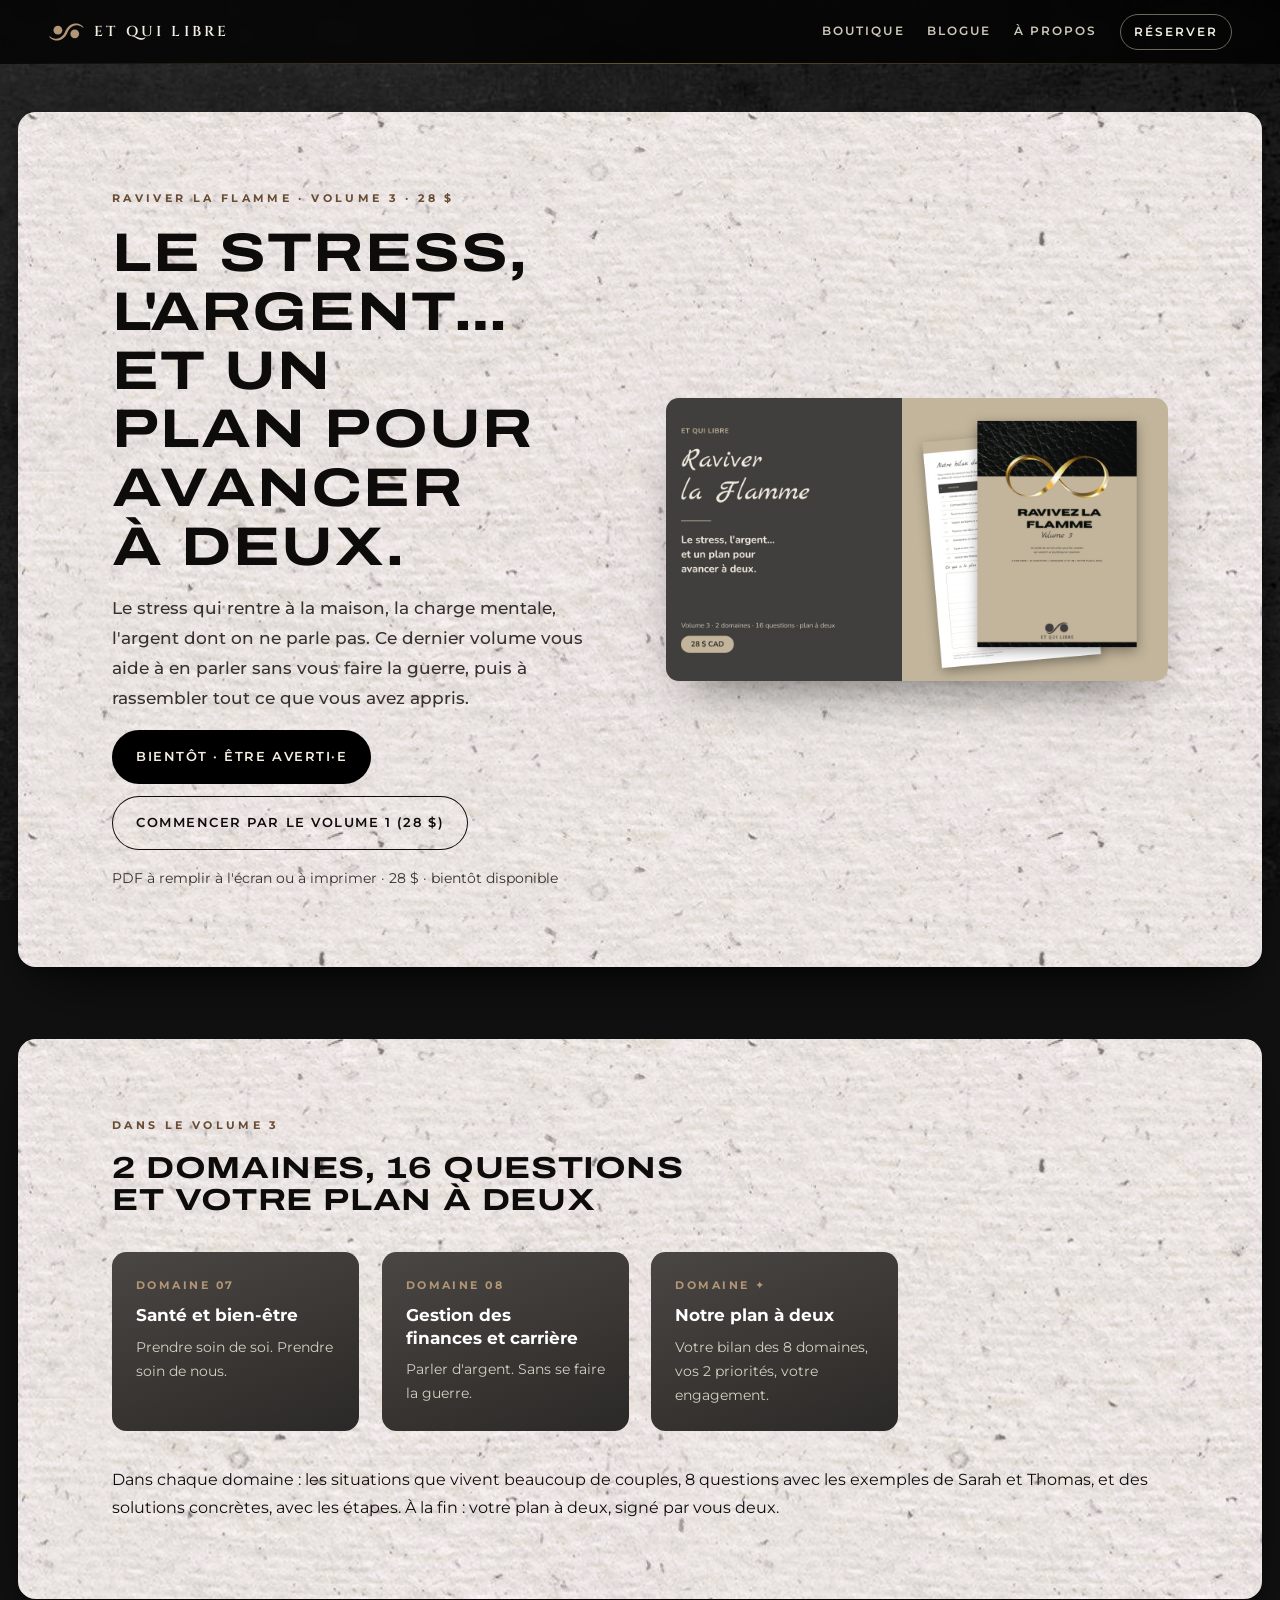
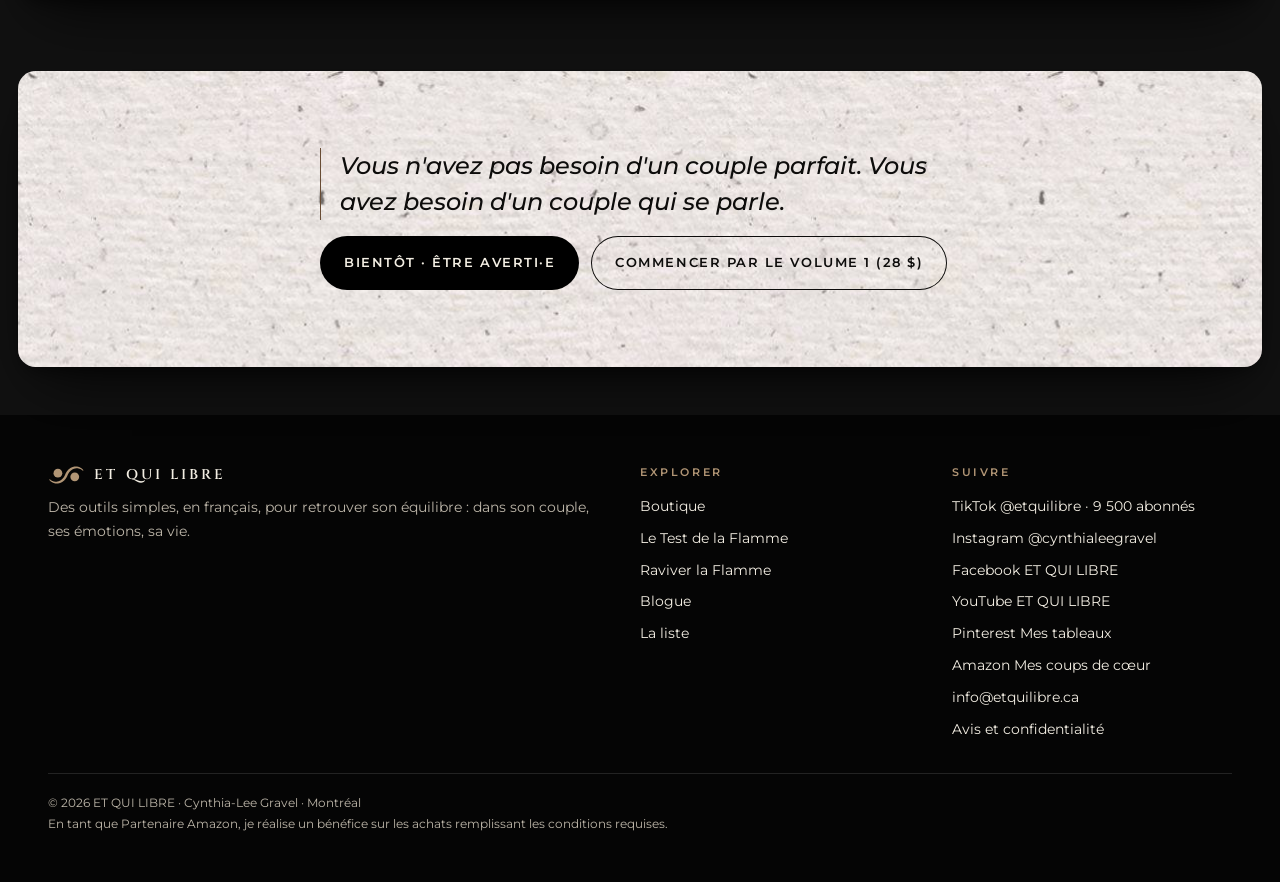
<file: volume-3/index.html>
<!doctype html><html lang="fr"><head><meta charset="utf-8"><meta name="viewport" content="width=device-width, initial-scale=1, viewport-fit=cover"><title>Raviver la Flamme · Volume 3</title>
<meta name="claude:viewport-fit-sides" content="cover">
<meta name="description" content="Raviver la Flamme, Volume 3 : santé et bien-être, finances et carrière, et votre plan à deux. 28 $.">
<meta property="og:title" content="Raviver la Flamme"><meta property="og:description" content="Raviver la Flamme, Volume 3 : santé et bien-être, finances et carrière, et votre plan à deux. 28 $.">
<link rel="preconnect" href="https://fonts.googleapis.com"><link rel="preconnect" href="https://fonts.gstatic.com" crossorigin><link rel="stylesheet" href="https://fonts.googleapis.com/css2?family=Archivo:wdth,wght@125,400;125,700;125,900&family=Cinzel:wght@600&family=Montserrat:ital,wght@0,400;0,500;0,700;1,500&display=swap"><link rel="stylesheet" href="../style.css">
</head><body><header class="top"><div class="wrap"><a class="brand" href="../index.html"><svg viewBox="0 0 100 60" aria-hidden="true"><path d="M3.3 42.6 L3.8 43.4 L4.4 44.1 L5.0 44.9 L5.7 45.6 L6.4 46.2 L7.0 46.9 L7.8 47.5 L8.5 48.1 L9.3 48.6 L10.0 49.2 L10.8 49.7 L11.6 50.1 L12.5 50.6 L13.3 51.0 L14.2 51.4 L15.1 51.7 L15.9 52.0 L16.8 52.3 L17.8 52.5 L18.7 52.8 L19.6 52.9 L20.6 53.1 L21.5 53.2 L22.5 53.3 L23.4 53.3 L24.4 53.3 L25.4 53.3 L26.3 53.2 L27.3 53.1 L28.3 53.0 L29.3 52.8 L30.3 52.6 L31.2 52.4 L32.2 52.1 L33.2 51.7 L34.1 51.4 L35.1 51.0 L36.0 50.6 L37.0 50.1 L37.9 49.6 L38.8 49.0 L39.8 48.4 L40.7 47.8 L41.5 47.1 L42.4 46.4 L43.3 45.7 L44.1 44.9 L44.9 44.1 L45.7 43.2 L46.5 42.3 L47.3 41.4 L48.0 40.4 L48.8 39.4 L49.5 38.4 L50.1 37.3 L50.8 36.2 L51.4 35.0 L52.0 33.8 L52.6 32.6 L53.1 31.4 L53.6 30.2 L54.1 29.2 L54.6 28.1 L55.1 27.1 L55.7 26.2 L56.2 25.3 L56.8 24.4 L57.4 23.5 L58.0 22.7 L58.6 21.9 L59.2 21.2 L59.9 20.5 L60.5 19.8 L61.2 19.1 L61.8 18.5 L62.5 17.9 L63.2 17.3 L63.9 16.8 L64.6 16.3 L65.3 15.8 L66.0 15.3 L66.8 14.9 L67.5 14.5 L68.2 14.1 L69.0 13.8 L69.7 13.5 L70.5 13.2 L71.3 12.9 L72.0 12.7 L72.8 12.5 L73.6 12.3 L74.3 12.2 L75.1 12.0 L75.9 11.9 L76.7 11.8 L77.5 11.8 L78.3 11.8 L79.0 11.8 L79.8 11.8 L80.6 11.9 L81.4 11.9 L82.2 12.1 L82.9 12.2 L83.7 12.4 L84.5 12.5 L85.3 12.8 L86.0 13.0 L86.8 13.3 L87.5 13.6 L88.3 13.9 L89.0 14.2 L89.7 14.6 L90.5 15.0 L91.2 15.5 L91.9 15.9 L92.6 16.4 L93.3 16.9 L94.0 17.5 L94.6 18.0 L95.3 18.6 L96.7 17.4 L96.2 16.6 L95.6 15.9 L95.0 15.1 L94.3 14.4 L93.6 13.8 L93.0 13.1 L92.2 12.5 L91.5 11.9 L90.7 11.4 L90.0 10.8 L89.2 10.3 L88.4 9.9 L87.5 9.4 L86.7 9.0 L85.8 8.6 L84.9 8.3 L84.1 8.0 L83.2 7.7 L82.2 7.5 L81.3 7.2 L80.4 7.1 L79.4 6.9 L78.5 6.8 L77.5 6.7 L76.6 6.7 L75.6 6.7 L74.6 6.7 L73.7 6.8 L72.7 6.9 L71.7 7.0 L70.7 7.2 L69.7 7.4 L68.8 7.6 L67.8 7.9 L66.8 8.3 L65.9 8.6 L64.9 9.0 L64.0 9.4 L63.0 9.9 L62.1 10.4 L61.2 11.0 L60.2 11.6 L59.3 12.2 L58.5 12.9 L57.6 13.6 L56.7 14.3 L55.9 15.1 L55.1 15.9 L54.3 16.8 L53.5 17.7 L52.7 18.6 L52.0 19.6 L51.2 20.6 L50.5 21.6 L49.9 22.7 L49.2 23.8 L48.6 25.0 L48.0 26.2 L47.4 27.4 L46.9 28.6 L46.4 29.8 L45.9 30.8 L45.4 31.9 L44.9 32.9 L44.3 33.8 L43.8 34.7 L43.2 35.6 L42.6 36.5 L42.0 37.3 L41.4 38.1 L40.8 38.8 L40.1 39.5 L39.5 40.2 L38.8 40.9 L38.2 41.5 L37.5 42.1 L36.8 42.7 L36.1 43.2 L35.4 43.7 L34.7 44.2 L34.0 44.7 L33.2 45.1 L32.5 45.5 L31.8 45.9 L31.0 46.2 L30.3 46.5 L29.5 46.8 L28.7 47.1 L28.0 47.3 L27.2 47.5 L26.4 47.7 L25.7 47.8 L24.9 48.0 L24.1 48.1 L23.3 48.2 L22.5 48.2 L21.7 48.2 L21.0 48.2 L20.2 48.2 L19.4 48.1 L18.6 48.1 L17.8 47.9 L17.1 47.8 L16.3 47.6 L15.5 47.5 L14.7 47.2 L14.0 47.0 L13.2 46.7 L12.5 46.4 L11.7 46.1 L11.0 45.8 L10.3 45.4 L9.5 45.0 L8.8 44.5 L8.1 44.1 L7.4 43.6 L6.7 43.1 L6.0 42.5 L5.4 42.0 L4.7 41.4Z" fill="currentColor"/><circle cx="27" cy="25" r="12" fill="currentColor"/><circle cx="73" cy="35" r="12" fill="currentColor"/></svg><span>ET QUI LIBRE</span></a><nav class="nav" aria-label="Menu"><a href="../boutique/index.html">Boutique</a><a href="../blogue/index.html">Blogue</a><a href="../a-propos/index.html">À propos</a><a href="../index.html#reserver" class="cta">Réserver</a></nav></div></header><main>
<section><div class="wrap split">
 <div class="stack">
  <span class="eyebrow">Raviver la Flamme · Volume 3 · 28 $</span>
  <h1 class="script">Le stress, l'argent… et un plan pour avancer à deux.</h1>
  <p class="lede">Le stress qui rentre à la maison, la charge mentale, l'argent dont on ne parle pas. Ce dernier volume vous aide à en parler sans vous faire la guerre, puis à rassembler tout ce que vous avez appris.</p>
  <div class="btns"><a class="btn" href="../liste/index.html">Bientôt · être averti·e</a><a class="btn ligne" href="../volume-1/index.html">Commencer par le Volume 1 (28 $)</a></div>
  <p class="note">PDF à remplir à l'écran ou à imprimer · 28 $ · bientôt disponible</p>
 </div>
 <img class="shot" src="../assets/volume-3-large.jpg" alt="Raviver la Flamme, Volume 3">
</div></section>

<section class="band-sable"><div class="wrap stack-l">
 <div class="stack"><span class="eyebrow">Dans le Volume 3</span><h2 class="script">2 domaines, 16 questions et votre plan à deux</h2></div>
 <div class="grid"><div class="col-card"><span class="compte">Domaine 07</span><h3>Santé et bien-être</h3><p class="note">Prendre soin de soi. Prendre soin de nous.</p></div><div class="col-card"><span class="compte">Domaine 08</span><h3>Gestion des finances et carrière</h3><p class="note">Parler d'argent. Sans se faire la guerre.</p></div><div class="col-card"><span class="compte">Domaine ✦</span><h3>Notre plan à deux</h3><p class="note">Votre bilan des 8 domaines, vos 2 priorités, votre engagement.</p></div></div>
 <p>Dans chaque domaine : les situations que vivent beaucoup de couples, 8 questions avec les exemples de Sarah et Thomas, et des solutions concrètes, avec les étapes. À la fin : votre plan à deux, signé par vous deux.</p>
</div></section>

<section><div class="wrap narrow stack">
 <p class="citation">Vous n'avez pas besoin d'un couple parfait. Vous avez besoin d'un couple qui se parle.</p>
 <div class="btns"><a class="btn" href="../liste/index.html">Bientôt · être averti·e</a><a class="btn ligne" href="../volume-1/index.html">Commencer par le Volume 1 (28 $)</a></div>
</div></section></main><footer><div class="wrap">
<div class="col"><div class="logo-pied"><svg viewBox="0 0 100 60" aria-hidden="true"><path d="M3.3 42.6 L3.8 43.4 L4.4 44.1 L5.0 44.9 L5.7 45.6 L6.4 46.2 L7.0 46.9 L7.8 47.5 L8.5 48.1 L9.3 48.6 L10.0 49.2 L10.8 49.7 L11.6 50.1 L12.5 50.6 L13.3 51.0 L14.2 51.4 L15.1 51.7 L15.9 52.0 L16.8 52.3 L17.8 52.5 L18.7 52.8 L19.6 52.9 L20.6 53.1 L21.5 53.2 L22.5 53.3 L23.4 53.3 L24.4 53.3 L25.4 53.3 L26.3 53.2 L27.3 53.1 L28.3 53.0 L29.3 52.8 L30.3 52.6 L31.2 52.4 L32.2 52.1 L33.2 51.7 L34.1 51.4 L35.1 51.0 L36.0 50.6 L37.0 50.1 L37.9 49.6 L38.8 49.0 L39.8 48.4 L40.7 47.8 L41.5 47.1 L42.4 46.4 L43.3 45.7 L44.1 44.9 L44.9 44.1 L45.7 43.2 L46.5 42.3 L47.3 41.4 L48.0 40.4 L48.8 39.4 L49.5 38.4 L50.1 37.3 L50.8 36.2 L51.4 35.0 L52.0 33.8 L52.6 32.6 L53.1 31.4 L53.6 30.2 L54.1 29.2 L54.6 28.1 L55.1 27.1 L55.7 26.2 L56.2 25.3 L56.8 24.4 L57.4 23.5 L58.0 22.7 L58.6 21.9 L59.2 21.2 L59.9 20.5 L60.5 19.8 L61.2 19.1 L61.8 18.5 L62.5 17.9 L63.2 17.3 L63.9 16.8 L64.6 16.3 L65.3 15.8 L66.0 15.3 L66.8 14.9 L67.5 14.5 L68.2 14.1 L69.0 13.8 L69.7 13.5 L70.5 13.2 L71.3 12.9 L72.0 12.7 L72.8 12.5 L73.6 12.3 L74.3 12.2 L75.1 12.0 L75.9 11.9 L76.7 11.8 L77.5 11.8 L78.3 11.8 L79.0 11.8 L79.8 11.8 L80.6 11.9 L81.4 11.9 L82.2 12.1 L82.9 12.2 L83.7 12.4 L84.5 12.5 L85.3 12.8 L86.0 13.0 L86.8 13.3 L87.5 13.6 L88.3 13.9 L89.0 14.2 L89.7 14.6 L90.5 15.0 L91.2 15.5 L91.9 15.9 L92.6 16.4 L93.3 16.9 L94.0 17.5 L94.6 18.0 L95.3 18.6 L96.7 17.4 L96.2 16.6 L95.6 15.9 L95.0 15.1 L94.3 14.4 L93.6 13.8 L93.0 13.1 L92.2 12.5 L91.5 11.9 L90.7 11.4 L90.0 10.8 L89.2 10.3 L88.4 9.9 L87.5 9.4 L86.7 9.0 L85.8 8.6 L84.9 8.3 L84.1 8.0 L83.2 7.7 L82.2 7.5 L81.3 7.2 L80.4 7.1 L79.4 6.9 L78.5 6.8 L77.5 6.7 L76.6 6.7 L75.6 6.7 L74.6 6.7 L73.7 6.8 L72.7 6.9 L71.7 7.0 L70.7 7.2 L69.7 7.4 L68.8 7.6 L67.8 7.9 L66.8 8.3 L65.9 8.6 L64.9 9.0 L64.0 9.4 L63.0 9.9 L62.1 10.4 L61.2 11.0 L60.2 11.6 L59.3 12.2 L58.5 12.9 L57.6 13.6 L56.7 14.3 L55.9 15.1 L55.1 15.9 L54.3 16.8 L53.5 17.7 L52.7 18.6 L52.0 19.6 L51.2 20.6 L50.5 21.6 L49.9 22.7 L49.2 23.8 L48.6 25.0 L48.0 26.2 L47.4 27.4 L46.9 28.6 L46.4 29.8 L45.9 30.8 L45.4 31.9 L44.9 32.9 L44.3 33.8 L43.8 34.7 L43.2 35.6 L42.6 36.5 L42.0 37.3 L41.4 38.1 L40.8 38.8 L40.1 39.5 L39.5 40.2 L38.8 40.9 L38.2 41.5 L37.5 42.1 L36.8 42.7 L36.1 43.2 L35.4 43.7 L34.7 44.2 L34.0 44.7 L33.2 45.1 L32.5 45.5 L31.8 45.9 L31.0 46.2 L30.3 46.5 L29.5 46.8 L28.7 47.1 L28.0 47.3 L27.2 47.5 L26.4 47.7 L25.7 47.8 L24.9 48.0 L24.1 48.1 L23.3 48.2 L22.5 48.2 L21.7 48.2 L21.0 48.2 L20.2 48.2 L19.4 48.1 L18.6 48.1 L17.8 47.9 L17.1 47.8 L16.3 47.6 L15.5 47.5 L14.7 47.2 L14.0 47.0 L13.2 46.7 L12.5 46.4 L11.7 46.1 L11.0 45.8 L10.3 45.4 L9.5 45.0 L8.8 44.5 L8.1 44.1 L7.4 43.6 L6.7 43.1 L6.0 42.5 L5.4 42.0 L4.7 41.4Z" fill="currentColor"/><circle cx="27" cy="25" r="12" fill="currentColor"/><circle cx="73" cy="35" r="12" fill="currentColor"/></svg><span>ET QUI LIBRE</span></div><p>Des outils simples, en français, pour retrouver son équilibre : dans son couple, ses émotions, sa vie.</p></div>
<div class="col"><span class="titre">Explorer</span><a href="../boutique/index.html">Boutique</a><a href="../test/index.html">Le Test de la Flamme</a><a href="../kit/index.html">Raviver la Flamme</a><a href="../blogue/index.html">Blogue</a><a href="../liste/index.html">La liste</a></div>
<div class="col"><span class="titre">Suivre</span><a href="https://www.tiktok.com/@etquilibre">TikTok @etquilibre · 9 500 abonnés</a><a href="https://www.instagram.com/cynthialeegravel/">Instagram @cynthialeegravel</a><a href="https://www.facebook.com/profile.php?id=100063501461321">Facebook ET QUI LIBRE</a><a href="https://www.youtube.com/channel/UCJyCUbqBC_mSLCVzYKLMlRA">YouTube ET QUI LIBRE</a><a href="https://pin.it/4rcnFLC">Pinterest Mes tableaux</a><a href="https://www.amazon.com/shop/cynthia-leegravel">Amazon Mes coups de cœur</a><a href="../contact/index.html">info@etquilibre.ca</a><a href="../contact/index.html#avis">Avis et confidentialité</a></div>
<p class="bas">© 2026 ET QUI LIBRE · Cynthia-Lee Gravel · Montréal<br>En tant que Partenaire Amazon, je réalise un bénéfice sur les achats remplissant les conditions requises.</p></div></footer><script>
(function(){var d=document.documentElement;d.classList.add('js');
 var rm=false;
 
 if('IntersectionObserver' in window&&!rm){var io=new IntersectionObserver(function(es){es.forEach(function(e){if(e.isIntersecting){e.target.classList.add('vu');io.unobserve(e.target);}});},{rootMargin:'0px 0px -12% 0px'});
  document.querySelectorAll('.tuile,main>section:not(.rangee):not(.hero-video)').forEach(function(el){io.observe(el);});}
 else document.querySelectorAll('.tuile,main>section').forEach(function(el){el.classList.add('vu');});
 document.addEventListener('pointermove',function(e){var c=e.target.closest&&e.target.closest('.tuile');if(!c)return;var r=c.getBoundingClientRect();c.style.setProperty('--x',(e.clientX-r.left)+'px');c.style.setProperty('--y',(e.clientY-r.top)+'px');},{passive:true});
 document.addEventListener('pointerdown',function(e){var b=e.target.closest&&e.target.closest('.btn,.nav a.cta');if(!b||rm)return;var r=b.getBoundingClientRect(),o=document.createElement('span');o.className='onde';o.style.left=(e.clientX-r.left)+'px';o.style.top=(e.clientY-r.top)+'px';b.appendChild(o);setTimeout(function(){o.remove();},750);});
 document.querySelectorAll('[data-tiktok]').forEach(function(f){f.addEventListener('click',function(){f.outerHTML='<iframe class="tt-frame" src="https://www.tiktok.com/embed/v2/'+f.dataset.tiktok+'" allow="encrypted-media; fullscreen" title="Vidéo TikTok ET QUI LIBRE"></iframe>';});});
})();
</script></body></html>
</file>
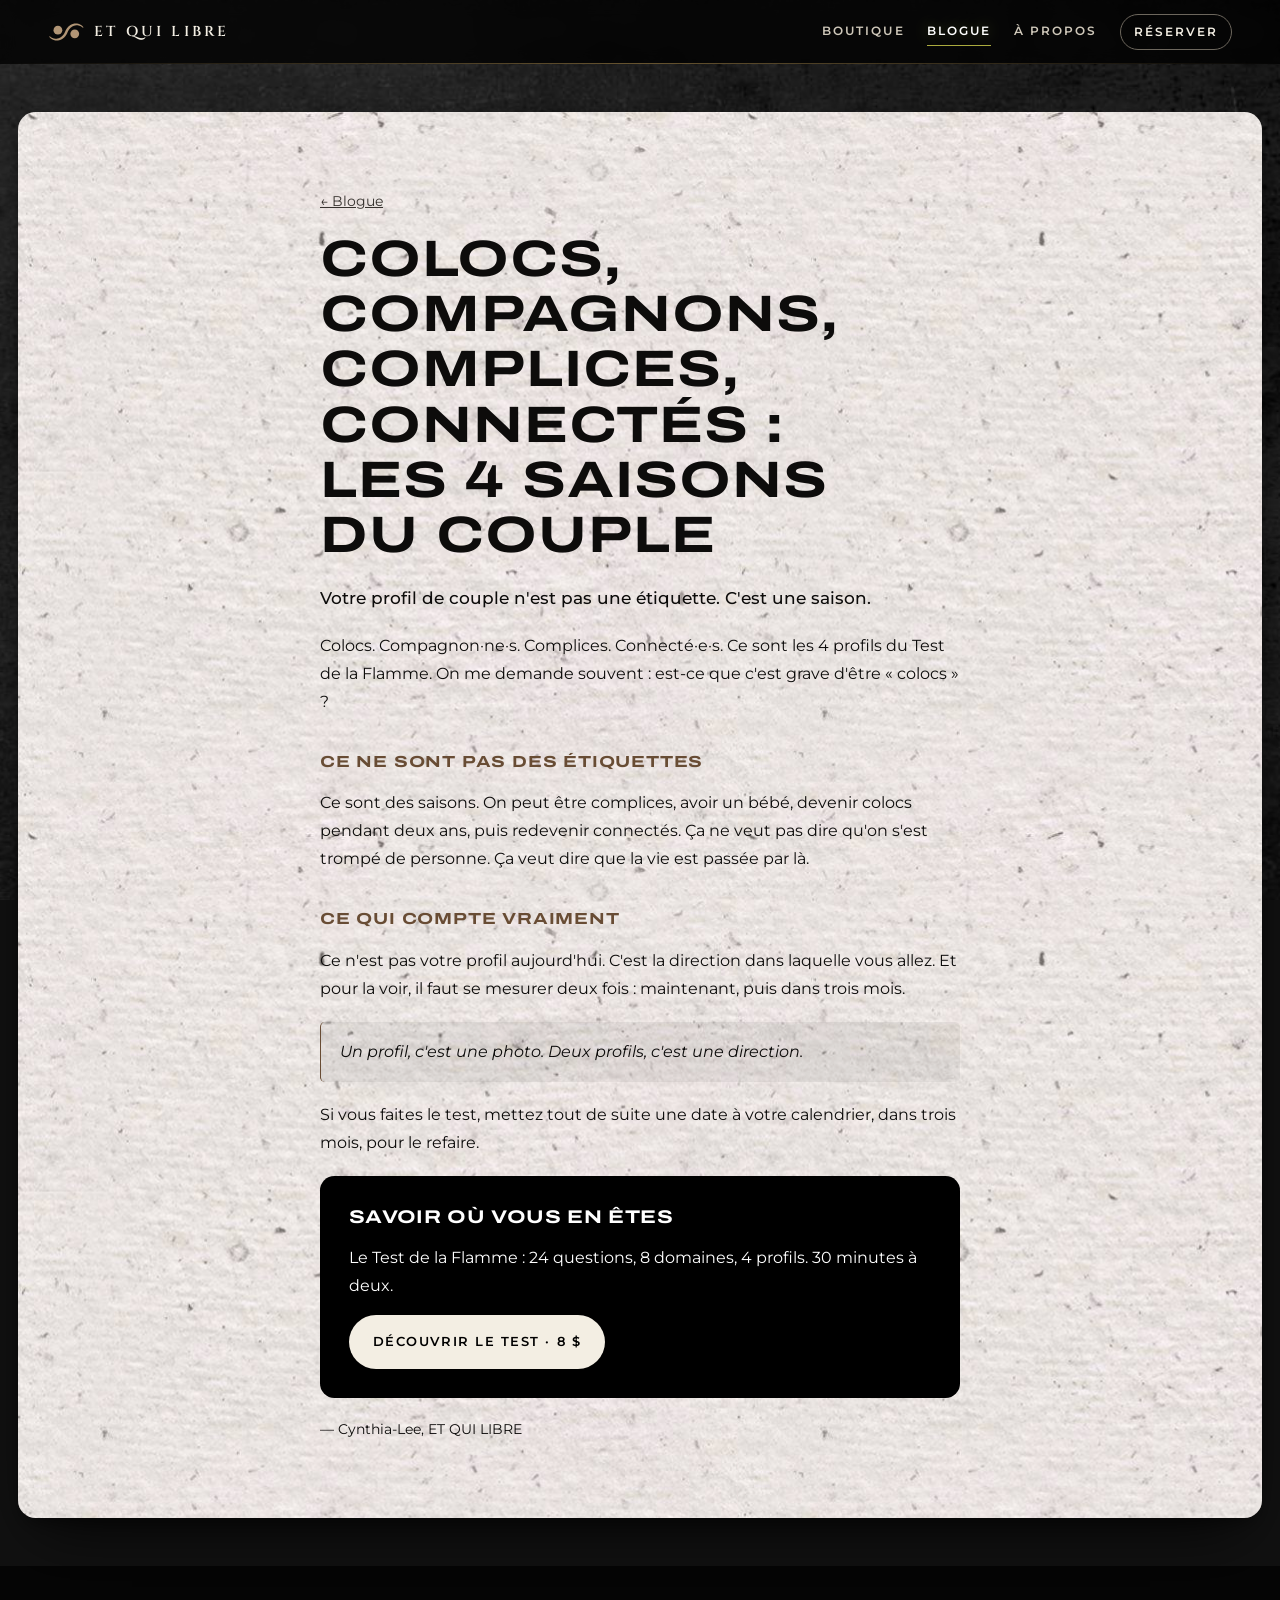
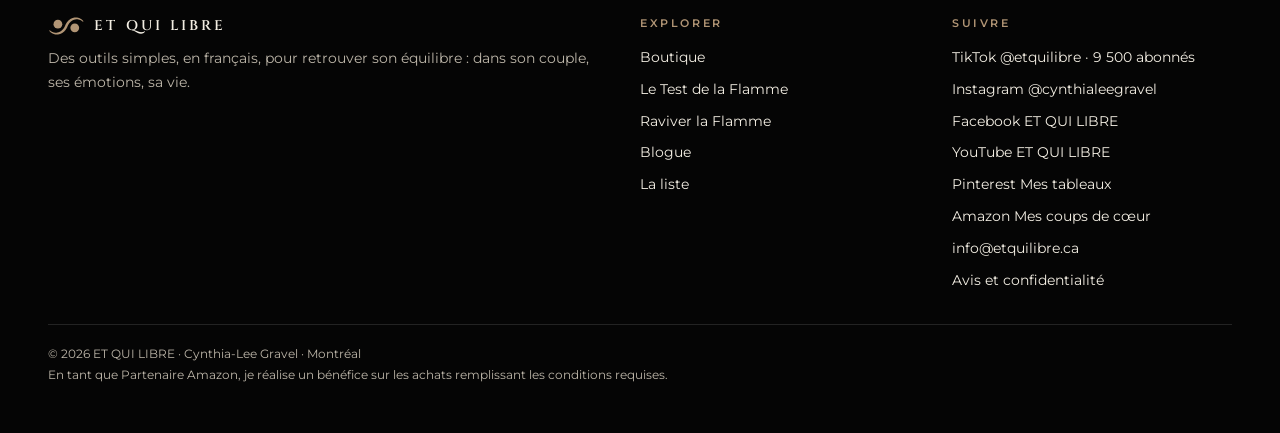
<file: blogue/4-profils/index.html>
<!doctype html><html lang="fr"><head><meta charset="utf-8"><meta name="viewport" content="width=device-width, initial-scale=1, viewport-fit=cover"><title>Colocs, compagnons, complices, connectés : les 4 saisons du couple</title>
<meta name="claude:viewport-fit-sides" content="cover">
<meta name="description" content="Votre profil de couple n&#x27;est pas une étiquette. C&#x27;est une saison.">
<meta property="og:title" content="Colocs, compagnons, complices, connectés : les 4 saisons du couple"><meta property="og:description" content="Votre profil de couple n&#x27;est pas une étiquette. C&#x27;est une saison.">
<link rel="preconnect" href="https://fonts.googleapis.com"><link rel="preconnect" href="https://fonts.gstatic.com" crossorigin><link rel="stylesheet" href="https://fonts.googleapis.com/css2?family=Archivo:wdth,wght@125,400;125,700;125,900&family=Cinzel:wght@600&family=Montserrat:ital,wght@0,400;0,500;0,700;1,500&display=swap"><link rel="stylesheet" href="../../style.css">
</head><body><header class="top"><div class="wrap"><a class="brand" href="../../index.html"><svg viewBox="0 0 100 60" aria-hidden="true"><path d="M3.3 42.6 L3.8 43.4 L4.4 44.1 L5.0 44.9 L5.7 45.6 L6.4 46.2 L7.0 46.9 L7.8 47.5 L8.5 48.1 L9.3 48.6 L10.0 49.2 L10.8 49.7 L11.6 50.1 L12.5 50.6 L13.3 51.0 L14.2 51.4 L15.1 51.7 L15.9 52.0 L16.8 52.3 L17.8 52.5 L18.7 52.8 L19.6 52.9 L20.6 53.1 L21.5 53.2 L22.5 53.3 L23.4 53.3 L24.4 53.3 L25.4 53.3 L26.3 53.2 L27.3 53.1 L28.3 53.0 L29.3 52.8 L30.3 52.6 L31.2 52.4 L32.2 52.1 L33.2 51.7 L34.1 51.4 L35.1 51.0 L36.0 50.6 L37.0 50.1 L37.9 49.6 L38.8 49.0 L39.8 48.4 L40.7 47.8 L41.5 47.1 L42.4 46.4 L43.3 45.7 L44.1 44.9 L44.9 44.1 L45.7 43.2 L46.5 42.3 L47.3 41.4 L48.0 40.4 L48.8 39.4 L49.5 38.4 L50.1 37.3 L50.8 36.2 L51.4 35.0 L52.0 33.8 L52.6 32.6 L53.1 31.4 L53.6 30.2 L54.1 29.2 L54.6 28.1 L55.1 27.1 L55.7 26.2 L56.2 25.3 L56.8 24.4 L57.4 23.5 L58.0 22.7 L58.6 21.9 L59.2 21.2 L59.9 20.5 L60.5 19.8 L61.2 19.1 L61.8 18.5 L62.5 17.9 L63.2 17.3 L63.9 16.8 L64.6 16.3 L65.3 15.8 L66.0 15.3 L66.8 14.9 L67.5 14.5 L68.2 14.1 L69.0 13.8 L69.7 13.5 L70.5 13.2 L71.3 12.9 L72.0 12.7 L72.8 12.5 L73.6 12.3 L74.3 12.2 L75.1 12.0 L75.9 11.9 L76.7 11.8 L77.5 11.8 L78.3 11.8 L79.0 11.8 L79.8 11.8 L80.6 11.9 L81.4 11.9 L82.2 12.1 L82.9 12.2 L83.7 12.4 L84.5 12.5 L85.3 12.8 L86.0 13.0 L86.8 13.3 L87.5 13.6 L88.3 13.9 L89.0 14.2 L89.7 14.6 L90.5 15.0 L91.2 15.5 L91.9 15.9 L92.6 16.4 L93.3 16.9 L94.0 17.5 L94.6 18.0 L95.3 18.6 L96.7 17.4 L96.2 16.6 L95.6 15.9 L95.0 15.1 L94.3 14.4 L93.6 13.8 L93.0 13.1 L92.2 12.5 L91.5 11.9 L90.7 11.4 L90.0 10.8 L89.2 10.3 L88.4 9.9 L87.5 9.4 L86.7 9.0 L85.8 8.6 L84.9 8.3 L84.1 8.0 L83.2 7.7 L82.2 7.5 L81.3 7.2 L80.4 7.1 L79.4 6.9 L78.5 6.8 L77.5 6.7 L76.6 6.7 L75.6 6.7 L74.6 6.7 L73.7 6.8 L72.7 6.9 L71.7 7.0 L70.7 7.2 L69.7 7.4 L68.8 7.6 L67.8 7.9 L66.8 8.3 L65.9 8.6 L64.9 9.0 L64.0 9.4 L63.0 9.9 L62.1 10.4 L61.2 11.0 L60.2 11.6 L59.3 12.2 L58.5 12.9 L57.6 13.6 L56.7 14.3 L55.9 15.1 L55.1 15.9 L54.3 16.8 L53.5 17.7 L52.7 18.6 L52.0 19.6 L51.2 20.6 L50.5 21.6 L49.9 22.7 L49.2 23.8 L48.6 25.0 L48.0 26.2 L47.4 27.4 L46.9 28.6 L46.4 29.8 L45.9 30.8 L45.4 31.9 L44.9 32.9 L44.3 33.8 L43.8 34.7 L43.2 35.6 L42.6 36.5 L42.0 37.3 L41.4 38.1 L40.8 38.8 L40.1 39.5 L39.5 40.2 L38.8 40.9 L38.2 41.5 L37.5 42.1 L36.8 42.7 L36.1 43.2 L35.4 43.7 L34.7 44.2 L34.0 44.7 L33.2 45.1 L32.5 45.5 L31.8 45.9 L31.0 46.2 L30.3 46.5 L29.5 46.8 L28.7 47.1 L28.0 47.3 L27.2 47.5 L26.4 47.7 L25.7 47.8 L24.9 48.0 L24.1 48.1 L23.3 48.2 L22.5 48.2 L21.7 48.2 L21.0 48.2 L20.2 48.2 L19.4 48.1 L18.6 48.1 L17.8 47.9 L17.1 47.8 L16.3 47.6 L15.5 47.5 L14.7 47.2 L14.0 47.0 L13.2 46.7 L12.5 46.4 L11.7 46.1 L11.0 45.8 L10.3 45.4 L9.5 45.0 L8.8 44.5 L8.1 44.1 L7.4 43.6 L6.7 43.1 L6.0 42.5 L5.4 42.0 L4.7 41.4Z" fill="currentColor"/><circle cx="27" cy="25" r="12" fill="currentColor"/><circle cx="73" cy="35" r="12" fill="currentColor"/></svg><span>ET QUI LIBRE</span></a><nav class="nav" aria-label="Menu"><a href="../../boutique/index.html">Boutique</a><a href="../../blogue/index.html" aria-current="page">Blogue</a><a href="../../a-propos/index.html">À propos</a><a href="../../index.html#reserver" class="cta">Réserver</a></nav></div></header><main>
<section><div class="wrap narrow article">
 <a class="note" href="../../blogue/index.html">← Blogue</a>
 <h1 class="script" style="font-size:clamp(2.2rem,5vw,3.2rem)">Colocs, compagnons, complices, connectés : les 4 saisons du couple</h1>
 <p class="lede">Votre profil de couple n&#x27;est pas une étiquette. C&#x27;est une saison.</p>
 
<p>Colocs. Compagnon·ne·s. Complices. Connecté·e·s. Ce sont les 4 profils du Test de la Flamme. On me demande souvent : est-ce que c'est grave d'être « colocs » ?</p>
<h2>Ce ne sont pas des étiquettes</h2>
<p>Ce sont des saisons. On peut être complices, avoir un bébé, devenir colocs pendant deux ans, puis redevenir connectés. Ça ne veut pas dire qu'on s'est trompé de personne. Ça veut dire que la vie est passée par là.</p>
<h2>Ce qui compte vraiment</h2>
<p>Ce n'est pas votre profil aujourd'hui. C'est la direction dans laquelle vous allez. Et pour la voir, il faut se mesurer deux fois : maintenant, puis dans trois mois.</p>
<blockquote>Un profil, c'est une photo. Deux profils, c'est une direction.</blockquote>
<p>Si vous faites le test, mettez tout de suite une date à votre calendrier, dans trois mois, pour le refaire.</p>
 <div class="cta-box"><h3 class="script" style="font-size:1.15rem">Savoir où vous en êtes</h3><p>Le Test de la Flamme : 24 questions, 8 domaines, 4 profils. 30 minutes à deux.</p><a class="btn clair" href="../../test/index.html">Découvrir le test · 8 $</a></div>
 <p class="note">— Cynthia-Lee, ET QUI LIBRE</p>
</div></section></main><footer><div class="wrap">
<div class="col"><div class="logo-pied"><svg viewBox="0 0 100 60" aria-hidden="true"><path d="M3.3 42.6 L3.8 43.4 L4.4 44.1 L5.0 44.9 L5.7 45.6 L6.4 46.2 L7.0 46.9 L7.8 47.5 L8.5 48.1 L9.3 48.6 L10.0 49.2 L10.8 49.7 L11.6 50.1 L12.5 50.6 L13.3 51.0 L14.2 51.4 L15.1 51.7 L15.9 52.0 L16.8 52.3 L17.8 52.5 L18.7 52.8 L19.6 52.9 L20.6 53.1 L21.5 53.2 L22.5 53.3 L23.4 53.3 L24.4 53.3 L25.4 53.3 L26.3 53.2 L27.3 53.1 L28.3 53.0 L29.3 52.8 L30.3 52.6 L31.2 52.4 L32.2 52.1 L33.2 51.7 L34.1 51.4 L35.1 51.0 L36.0 50.6 L37.0 50.1 L37.9 49.6 L38.8 49.0 L39.8 48.4 L40.7 47.8 L41.5 47.1 L42.4 46.4 L43.3 45.7 L44.1 44.9 L44.9 44.1 L45.7 43.2 L46.5 42.3 L47.3 41.4 L48.0 40.4 L48.8 39.4 L49.5 38.4 L50.1 37.3 L50.8 36.2 L51.4 35.0 L52.0 33.8 L52.6 32.6 L53.1 31.4 L53.6 30.2 L54.1 29.2 L54.6 28.1 L55.1 27.1 L55.7 26.2 L56.2 25.3 L56.8 24.4 L57.4 23.5 L58.0 22.7 L58.6 21.9 L59.2 21.2 L59.9 20.5 L60.5 19.8 L61.2 19.1 L61.8 18.5 L62.5 17.9 L63.2 17.3 L63.9 16.8 L64.6 16.3 L65.3 15.8 L66.0 15.3 L66.8 14.9 L67.5 14.5 L68.2 14.1 L69.0 13.8 L69.7 13.5 L70.5 13.2 L71.3 12.9 L72.0 12.7 L72.8 12.5 L73.6 12.3 L74.3 12.2 L75.1 12.0 L75.9 11.9 L76.7 11.8 L77.5 11.8 L78.3 11.8 L79.0 11.8 L79.8 11.8 L80.6 11.9 L81.4 11.9 L82.2 12.1 L82.9 12.2 L83.7 12.4 L84.5 12.5 L85.3 12.8 L86.0 13.0 L86.8 13.3 L87.5 13.6 L88.3 13.9 L89.0 14.2 L89.7 14.6 L90.5 15.0 L91.2 15.5 L91.9 15.9 L92.6 16.4 L93.3 16.9 L94.0 17.5 L94.6 18.0 L95.3 18.6 L96.7 17.4 L96.2 16.6 L95.6 15.9 L95.0 15.1 L94.3 14.4 L93.6 13.8 L93.0 13.1 L92.2 12.5 L91.5 11.9 L90.7 11.4 L90.0 10.8 L89.2 10.3 L88.4 9.9 L87.5 9.4 L86.7 9.0 L85.8 8.6 L84.9 8.3 L84.1 8.0 L83.2 7.7 L82.2 7.5 L81.3 7.2 L80.4 7.1 L79.4 6.9 L78.5 6.8 L77.5 6.7 L76.6 6.7 L75.6 6.7 L74.6 6.7 L73.7 6.8 L72.7 6.9 L71.7 7.0 L70.7 7.2 L69.7 7.4 L68.8 7.6 L67.8 7.9 L66.8 8.3 L65.9 8.6 L64.9 9.0 L64.0 9.4 L63.0 9.9 L62.1 10.4 L61.2 11.0 L60.2 11.6 L59.3 12.2 L58.5 12.9 L57.6 13.6 L56.7 14.3 L55.9 15.1 L55.1 15.9 L54.3 16.8 L53.5 17.7 L52.7 18.6 L52.0 19.6 L51.2 20.6 L50.5 21.6 L49.9 22.7 L49.2 23.8 L48.6 25.0 L48.0 26.2 L47.4 27.4 L46.9 28.6 L46.4 29.8 L45.9 30.8 L45.4 31.9 L44.9 32.9 L44.3 33.8 L43.8 34.7 L43.2 35.6 L42.6 36.5 L42.0 37.3 L41.4 38.1 L40.8 38.8 L40.1 39.5 L39.5 40.2 L38.8 40.9 L38.2 41.5 L37.5 42.1 L36.8 42.7 L36.1 43.2 L35.4 43.7 L34.7 44.2 L34.0 44.7 L33.2 45.1 L32.5 45.5 L31.8 45.9 L31.0 46.2 L30.3 46.5 L29.5 46.8 L28.7 47.1 L28.0 47.3 L27.2 47.5 L26.4 47.7 L25.7 47.8 L24.9 48.0 L24.1 48.1 L23.3 48.2 L22.5 48.2 L21.7 48.2 L21.0 48.2 L20.2 48.2 L19.4 48.1 L18.6 48.1 L17.8 47.9 L17.1 47.8 L16.3 47.6 L15.5 47.5 L14.7 47.2 L14.0 47.0 L13.2 46.7 L12.5 46.4 L11.7 46.1 L11.0 45.8 L10.3 45.4 L9.5 45.0 L8.8 44.5 L8.1 44.1 L7.4 43.6 L6.7 43.1 L6.0 42.5 L5.4 42.0 L4.7 41.4Z" fill="currentColor"/><circle cx="27" cy="25" r="12" fill="currentColor"/><circle cx="73" cy="35" r="12" fill="currentColor"/></svg><span>ET QUI LIBRE</span></div><p>Des outils simples, en français, pour retrouver son équilibre : dans son couple, ses émotions, sa vie.</p></div>
<div class="col"><span class="titre">Explorer</span><a href="../../boutique/index.html">Boutique</a><a href="../../test/index.html">Le Test de la Flamme</a><a href="../../kit/index.html">Raviver la Flamme</a><a href="../../blogue/index.html">Blogue</a><a href="../../liste/index.html">La liste</a></div>
<div class="col"><span class="titre">Suivre</span><a href="https://www.tiktok.com/@etquilibre">TikTok @etquilibre · 9 500 abonnés</a><a href="https://www.instagram.com/cynthialeegravel/">Instagram @cynthialeegravel</a><a href="https://www.facebook.com/profile.php?id=100063501461321">Facebook ET QUI LIBRE</a><a href="https://www.youtube.com/channel/UCJyCUbqBC_mSLCVzYKLMlRA">YouTube ET QUI LIBRE</a><a href="https://pin.it/4rcnFLC">Pinterest Mes tableaux</a><a href="https://www.amazon.com/shop/cynthia-leegravel">Amazon Mes coups de cœur</a><a href="../../contact/index.html">info@etquilibre.ca</a><a href="../../contact/index.html#avis">Avis et confidentialité</a></div>
<p class="bas">© 2026 ET QUI LIBRE · Cynthia-Lee Gravel · Montréal<br>En tant que Partenaire Amazon, je réalise un bénéfice sur les achats remplissant les conditions requises.</p></div></footer><script>
(function(){var d=document.documentElement;d.classList.add('js');
 var rm=false;
 
 if('IntersectionObserver' in window&&!rm){var io=new IntersectionObserver(function(es){es.forEach(function(e){if(e.isIntersecting){e.target.classList.add('vu');io.unobserve(e.target);}});},{rootMargin:'0px 0px -12% 0px'});
  document.querySelectorAll('.tuile,main>section:not(.rangee):not(.hero-video)').forEach(function(el){io.observe(el);});}
 else document.querySelectorAll('.tuile,main>section').forEach(function(el){el.classList.add('vu');});
 document.addEventListener('pointermove',function(e){var c=e.target.closest&&e.target.closest('.tuile');if(!c)return;var r=c.getBoundingClientRect();c.style.setProperty('--x',(e.clientX-r.left)+'px');c.style.setProperty('--y',(e.clientY-r.top)+'px');},{passive:true});
 document.addEventListener('pointerdown',function(e){var b=e.target.closest&&e.target.closest('.btn,.nav a.cta');if(!b||rm)return;var r=b.getBoundingClientRect(),o=document.createElement('span');o.className='onde';o.style.left=(e.clientX-r.left)+'px';o.style.top=(e.clientY-r.top)+'px';b.appendChild(o);setTimeout(function(){o.remove();},750);});
 document.querySelectorAll('[data-tiktok]').forEach(function(f){f.addEventListener('click',function(){f.outerHTML='<iframe class="tt-frame" src="https://www.tiktok.com/embed/v2/'+f.dataset.tiktok+'" allow="encrypted-media; fullscreen" title="Vidéo TikTok ET QUI LIBRE"></iframe>';});});
})();
</script></body></html>
</file>
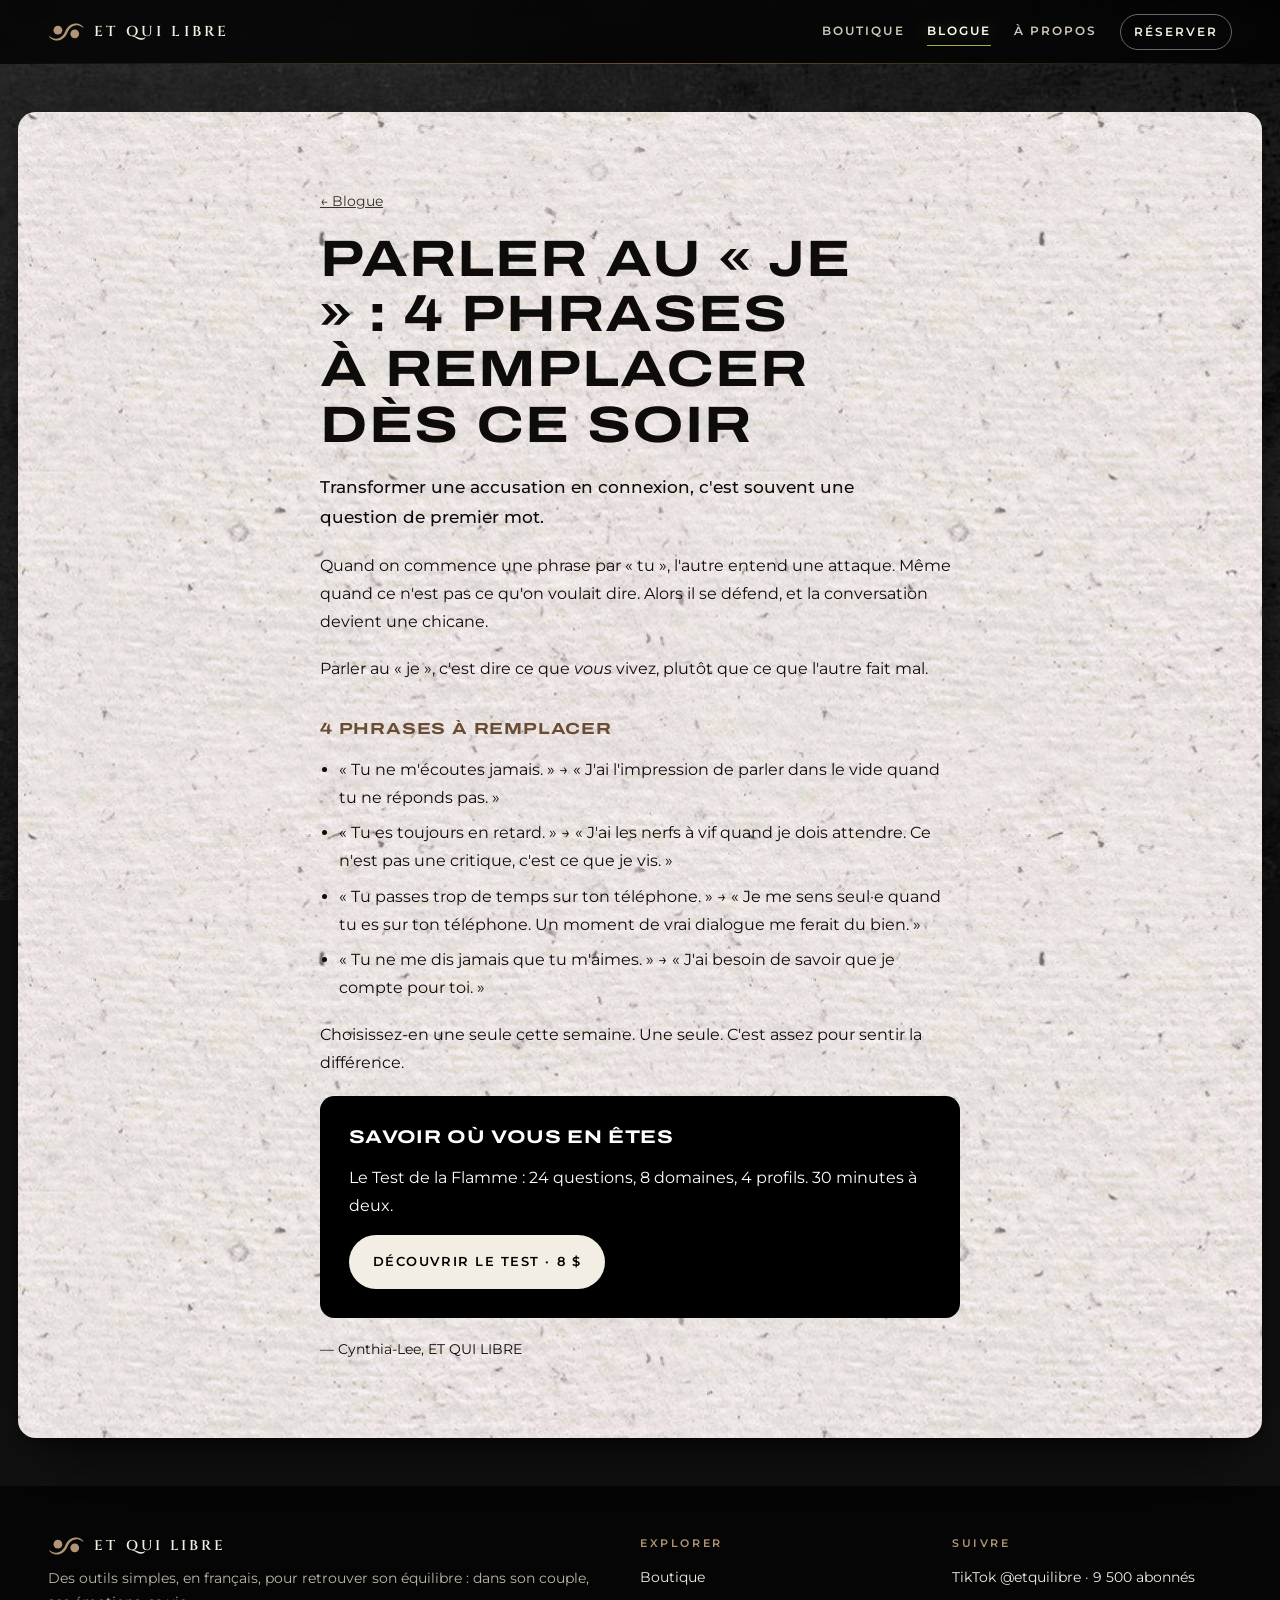
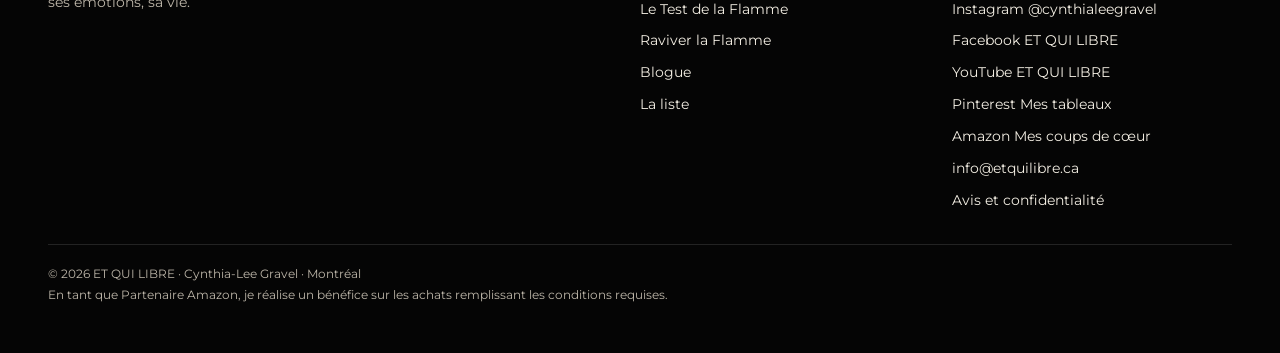
<file: blogue/parler-au-je/index.html>
<!doctype html><html lang="fr"><head><meta charset="utf-8"><meta name="viewport" content="width=device-width, initial-scale=1, viewport-fit=cover"><title>Parler au « je » : 4 phrases à remplacer dès ce soir</title>
<meta name="claude:viewport-fit-sides" content="cover">
<meta name="description" content="Transformer une accusation en connexion, c&#x27;est souvent une question de premier mot.">
<meta property="og:title" content="Parler au « je » : 4 phrases à remplacer dès ce soir"><meta property="og:description" content="Transformer une accusation en connexion, c&#x27;est souvent une question de premier mot.">
<link rel="preconnect" href="https://fonts.googleapis.com"><link rel="preconnect" href="https://fonts.gstatic.com" crossorigin><link rel="stylesheet" href="https://fonts.googleapis.com/css2?family=Archivo:wdth,wght@125,400;125,700;125,900&family=Cinzel:wght@600&family=Montserrat:ital,wght@0,400;0,500;0,700;1,500&display=swap"><link rel="stylesheet" href="../../style.css">
</head><body><header class="top"><div class="wrap"><a class="brand" href="../../index.html"><svg viewBox="0 0 100 60" aria-hidden="true"><path d="M3.3 42.6 L3.8 43.4 L4.4 44.1 L5.0 44.9 L5.7 45.6 L6.4 46.2 L7.0 46.9 L7.8 47.5 L8.5 48.1 L9.3 48.6 L10.0 49.2 L10.8 49.7 L11.6 50.1 L12.5 50.6 L13.3 51.0 L14.2 51.4 L15.1 51.7 L15.9 52.0 L16.8 52.3 L17.8 52.5 L18.7 52.8 L19.6 52.9 L20.6 53.1 L21.5 53.2 L22.5 53.3 L23.4 53.3 L24.4 53.3 L25.4 53.3 L26.3 53.2 L27.3 53.1 L28.3 53.0 L29.3 52.8 L30.3 52.6 L31.2 52.4 L32.2 52.1 L33.2 51.7 L34.1 51.4 L35.1 51.0 L36.0 50.6 L37.0 50.1 L37.9 49.6 L38.8 49.0 L39.8 48.4 L40.7 47.8 L41.5 47.1 L42.4 46.4 L43.3 45.7 L44.1 44.9 L44.9 44.1 L45.7 43.2 L46.5 42.3 L47.3 41.4 L48.0 40.4 L48.8 39.4 L49.5 38.4 L50.1 37.3 L50.8 36.2 L51.4 35.0 L52.0 33.8 L52.6 32.6 L53.1 31.4 L53.6 30.2 L54.1 29.2 L54.6 28.1 L55.1 27.1 L55.7 26.2 L56.2 25.3 L56.8 24.4 L57.4 23.5 L58.0 22.7 L58.6 21.9 L59.2 21.2 L59.9 20.5 L60.5 19.8 L61.2 19.1 L61.8 18.5 L62.5 17.9 L63.2 17.3 L63.9 16.8 L64.6 16.3 L65.3 15.8 L66.0 15.3 L66.8 14.9 L67.5 14.5 L68.2 14.1 L69.0 13.8 L69.7 13.5 L70.5 13.2 L71.3 12.9 L72.0 12.7 L72.8 12.5 L73.6 12.3 L74.3 12.2 L75.1 12.0 L75.9 11.9 L76.7 11.8 L77.5 11.8 L78.3 11.8 L79.0 11.8 L79.8 11.8 L80.6 11.9 L81.4 11.9 L82.2 12.1 L82.9 12.2 L83.7 12.4 L84.5 12.5 L85.3 12.8 L86.0 13.0 L86.8 13.3 L87.5 13.6 L88.3 13.9 L89.0 14.2 L89.7 14.6 L90.5 15.0 L91.2 15.5 L91.9 15.9 L92.6 16.4 L93.3 16.9 L94.0 17.5 L94.6 18.0 L95.3 18.6 L96.7 17.4 L96.2 16.6 L95.6 15.9 L95.0 15.1 L94.3 14.4 L93.6 13.8 L93.0 13.1 L92.2 12.5 L91.5 11.9 L90.7 11.4 L90.0 10.8 L89.2 10.3 L88.4 9.9 L87.5 9.4 L86.7 9.0 L85.8 8.6 L84.9 8.3 L84.1 8.0 L83.2 7.7 L82.2 7.5 L81.3 7.2 L80.4 7.1 L79.4 6.9 L78.5 6.8 L77.5 6.7 L76.6 6.7 L75.6 6.7 L74.6 6.7 L73.7 6.8 L72.7 6.9 L71.7 7.0 L70.7 7.2 L69.7 7.4 L68.8 7.6 L67.8 7.9 L66.8 8.3 L65.9 8.6 L64.9 9.0 L64.0 9.4 L63.0 9.9 L62.1 10.4 L61.2 11.0 L60.2 11.6 L59.3 12.2 L58.5 12.9 L57.6 13.6 L56.7 14.3 L55.9 15.1 L55.1 15.9 L54.3 16.8 L53.5 17.7 L52.7 18.6 L52.0 19.6 L51.2 20.6 L50.5 21.6 L49.9 22.7 L49.2 23.8 L48.6 25.0 L48.0 26.2 L47.4 27.4 L46.9 28.6 L46.4 29.8 L45.9 30.8 L45.4 31.9 L44.9 32.9 L44.3 33.8 L43.8 34.7 L43.2 35.6 L42.6 36.5 L42.0 37.3 L41.4 38.1 L40.8 38.8 L40.1 39.5 L39.5 40.2 L38.8 40.9 L38.2 41.5 L37.5 42.1 L36.8 42.7 L36.1 43.2 L35.4 43.7 L34.7 44.2 L34.0 44.7 L33.2 45.1 L32.5 45.5 L31.8 45.9 L31.0 46.2 L30.3 46.5 L29.5 46.8 L28.7 47.1 L28.0 47.3 L27.2 47.5 L26.4 47.7 L25.7 47.8 L24.9 48.0 L24.1 48.1 L23.3 48.2 L22.5 48.2 L21.7 48.2 L21.0 48.2 L20.2 48.2 L19.4 48.1 L18.6 48.1 L17.8 47.9 L17.1 47.8 L16.3 47.6 L15.5 47.5 L14.7 47.2 L14.0 47.0 L13.2 46.7 L12.5 46.4 L11.7 46.1 L11.0 45.8 L10.3 45.4 L9.5 45.0 L8.8 44.5 L8.1 44.1 L7.4 43.6 L6.7 43.1 L6.0 42.5 L5.4 42.0 L4.7 41.4Z" fill="currentColor"/><circle cx="27" cy="25" r="12" fill="currentColor"/><circle cx="73" cy="35" r="12" fill="currentColor"/></svg><span>ET QUI LIBRE</span></a><nav class="nav" aria-label="Menu"><a href="../../boutique/index.html">Boutique</a><a href="../../blogue/index.html" aria-current="page">Blogue</a><a href="../../a-propos/index.html">À propos</a><a href="../../index.html#reserver" class="cta">Réserver</a></nav></div></header><main>
<section><div class="wrap narrow article">
 <a class="note" href="../../blogue/index.html">← Blogue</a>
 <h1 class="script" style="font-size:clamp(2.2rem,5vw,3.2rem)">Parler au « je » : 4 phrases à remplacer dès ce soir</h1>
 <p class="lede">Transformer une accusation en connexion, c&#x27;est souvent une question de premier mot.</p>
 
<p>Quand on commence une phrase par « tu », l'autre entend une attaque. Même quand ce n'est pas ce qu'on voulait dire. Alors il se défend, et la conversation devient une chicane.</p>
<p>Parler au « je », c'est dire ce que <em>vous</em> vivez, plutôt que ce que l'autre fait mal.</p>
<h2>4 phrases à remplacer</h2>
<ul>
<li>« Tu ne m'écoutes jamais. » → « J'ai l'impression de parler dans le vide quand tu ne réponds pas. »</li>
<li>« Tu es toujours en retard. » → « J'ai les nerfs à vif quand je dois attendre. Ce n'est pas une critique, c'est ce que je vis. »</li>
<li>« Tu passes trop de temps sur ton téléphone. » → « Je me sens seul·e quand tu es sur ton téléphone. Un moment de vrai dialogue me ferait du bien. »</li>
<li>« Tu ne me dis jamais que tu m'aimes. » → « J'ai besoin de savoir que je compte pour toi. »</li>
</ul>
<p>Choisissez-en une seule cette semaine. Une seule. C'est assez pour sentir la différence.</p>
 <div class="cta-box"><h3 class="script" style="font-size:1.15rem">Savoir où vous en êtes</h3><p>Le Test de la Flamme : 24 questions, 8 domaines, 4 profils. 30 minutes à deux.</p><a class="btn clair" href="../../test/index.html">Découvrir le test · 8 $</a></div>
 <p class="note">— Cynthia-Lee, ET QUI LIBRE</p>
</div></section></main><footer><div class="wrap">
<div class="col"><div class="logo-pied"><svg viewBox="0 0 100 60" aria-hidden="true"><path d="M3.3 42.6 L3.8 43.4 L4.4 44.1 L5.0 44.9 L5.7 45.6 L6.4 46.2 L7.0 46.9 L7.8 47.5 L8.5 48.1 L9.3 48.6 L10.0 49.2 L10.8 49.7 L11.6 50.1 L12.5 50.6 L13.3 51.0 L14.2 51.4 L15.1 51.7 L15.9 52.0 L16.8 52.3 L17.8 52.5 L18.7 52.8 L19.6 52.9 L20.6 53.1 L21.5 53.2 L22.5 53.3 L23.4 53.3 L24.4 53.3 L25.4 53.3 L26.3 53.2 L27.3 53.1 L28.3 53.0 L29.3 52.8 L30.3 52.6 L31.2 52.4 L32.2 52.1 L33.2 51.7 L34.1 51.4 L35.1 51.0 L36.0 50.6 L37.0 50.1 L37.9 49.6 L38.8 49.0 L39.8 48.4 L40.7 47.8 L41.5 47.1 L42.4 46.4 L43.3 45.7 L44.1 44.9 L44.9 44.1 L45.7 43.2 L46.5 42.3 L47.3 41.4 L48.0 40.4 L48.8 39.4 L49.5 38.4 L50.1 37.3 L50.8 36.2 L51.4 35.0 L52.0 33.8 L52.6 32.6 L53.1 31.4 L53.6 30.2 L54.1 29.2 L54.6 28.1 L55.1 27.1 L55.7 26.2 L56.2 25.3 L56.8 24.4 L57.4 23.5 L58.0 22.7 L58.6 21.9 L59.2 21.2 L59.9 20.5 L60.5 19.8 L61.2 19.1 L61.8 18.5 L62.5 17.9 L63.2 17.3 L63.9 16.8 L64.6 16.3 L65.3 15.8 L66.0 15.3 L66.8 14.9 L67.5 14.5 L68.2 14.1 L69.0 13.8 L69.7 13.5 L70.5 13.2 L71.3 12.9 L72.0 12.7 L72.8 12.5 L73.6 12.3 L74.3 12.2 L75.1 12.0 L75.9 11.9 L76.7 11.8 L77.5 11.8 L78.3 11.8 L79.0 11.8 L79.8 11.8 L80.6 11.9 L81.4 11.9 L82.2 12.1 L82.9 12.2 L83.7 12.4 L84.5 12.5 L85.3 12.8 L86.0 13.0 L86.8 13.3 L87.5 13.6 L88.3 13.9 L89.0 14.2 L89.7 14.6 L90.5 15.0 L91.2 15.5 L91.9 15.9 L92.6 16.4 L93.3 16.9 L94.0 17.5 L94.6 18.0 L95.3 18.6 L96.7 17.4 L96.2 16.6 L95.6 15.9 L95.0 15.1 L94.3 14.4 L93.6 13.8 L93.0 13.1 L92.2 12.5 L91.5 11.9 L90.7 11.4 L90.0 10.8 L89.2 10.3 L88.4 9.9 L87.5 9.4 L86.7 9.0 L85.8 8.6 L84.9 8.3 L84.1 8.0 L83.2 7.7 L82.2 7.5 L81.3 7.2 L80.4 7.1 L79.4 6.9 L78.5 6.8 L77.5 6.7 L76.6 6.7 L75.6 6.7 L74.6 6.7 L73.7 6.8 L72.7 6.9 L71.7 7.0 L70.7 7.2 L69.7 7.4 L68.8 7.6 L67.8 7.9 L66.8 8.3 L65.9 8.6 L64.9 9.0 L64.0 9.4 L63.0 9.9 L62.1 10.4 L61.2 11.0 L60.2 11.6 L59.3 12.2 L58.5 12.9 L57.6 13.6 L56.7 14.3 L55.9 15.1 L55.1 15.9 L54.3 16.8 L53.5 17.7 L52.7 18.6 L52.0 19.6 L51.2 20.6 L50.5 21.6 L49.9 22.7 L49.2 23.8 L48.6 25.0 L48.0 26.2 L47.4 27.4 L46.9 28.6 L46.4 29.8 L45.9 30.8 L45.4 31.9 L44.9 32.9 L44.3 33.8 L43.8 34.7 L43.2 35.6 L42.6 36.5 L42.0 37.3 L41.4 38.1 L40.8 38.8 L40.1 39.5 L39.5 40.2 L38.8 40.9 L38.2 41.5 L37.5 42.1 L36.8 42.7 L36.1 43.2 L35.4 43.7 L34.7 44.2 L34.0 44.7 L33.2 45.1 L32.5 45.5 L31.8 45.9 L31.0 46.2 L30.3 46.5 L29.5 46.8 L28.7 47.1 L28.0 47.3 L27.2 47.5 L26.4 47.7 L25.7 47.8 L24.9 48.0 L24.1 48.1 L23.3 48.2 L22.5 48.2 L21.7 48.2 L21.0 48.2 L20.2 48.2 L19.4 48.1 L18.6 48.1 L17.8 47.9 L17.1 47.8 L16.3 47.6 L15.5 47.5 L14.7 47.2 L14.0 47.0 L13.2 46.7 L12.5 46.4 L11.7 46.1 L11.0 45.8 L10.3 45.4 L9.5 45.0 L8.8 44.5 L8.1 44.1 L7.4 43.6 L6.7 43.1 L6.0 42.5 L5.4 42.0 L4.7 41.4Z" fill="currentColor"/><circle cx="27" cy="25" r="12" fill="currentColor"/><circle cx="73" cy="35" r="12" fill="currentColor"/></svg><span>ET QUI LIBRE</span></div><p>Des outils simples, en français, pour retrouver son équilibre : dans son couple, ses émotions, sa vie.</p></div>
<div class="col"><span class="titre">Explorer</span><a href="../../boutique/index.html">Boutique</a><a href="../../test/index.html">Le Test de la Flamme</a><a href="../../kit/index.html">Raviver la Flamme</a><a href="../../blogue/index.html">Blogue</a><a href="../../liste/index.html">La liste</a></div>
<div class="col"><span class="titre">Suivre</span><a href="https://www.tiktok.com/@etquilibre">TikTok @etquilibre · 9 500 abonnés</a><a href="https://www.instagram.com/cynthialeegravel/">Instagram @cynthialeegravel</a><a href="https://www.facebook.com/profile.php?id=100063501461321">Facebook ET QUI LIBRE</a><a href="https://www.youtube.com/channel/UCJyCUbqBC_mSLCVzYKLMlRA">YouTube ET QUI LIBRE</a><a href="https://pin.it/4rcnFLC">Pinterest Mes tableaux</a><a href="https://www.amazon.com/shop/cynthia-leegravel">Amazon Mes coups de cœur</a><a href="../../contact/index.html">info@etquilibre.ca</a><a href="../../contact/index.html#avis">Avis et confidentialité</a></div>
<p class="bas">© 2026 ET QUI LIBRE · Cynthia-Lee Gravel · Montréal<br>En tant que Partenaire Amazon, je réalise un bénéfice sur les achats remplissant les conditions requises.</p></div></footer><script>
(function(){var d=document.documentElement;d.classList.add('js');
 var rm=false;
 
 if('IntersectionObserver' in window&&!rm){var io=new IntersectionObserver(function(es){es.forEach(function(e){if(e.isIntersecting){e.target.classList.add('vu');io.unobserve(e.target);}});},{rootMargin:'0px 0px -12% 0px'});
  document.querySelectorAll('.tuile,main>section:not(.rangee):not(.hero-video)').forEach(function(el){io.observe(el);});}
 else document.querySelectorAll('.tuile,main>section').forEach(function(el){el.classList.add('vu');});
 document.addEventListener('pointermove',function(e){var c=e.target.closest&&e.target.closest('.tuile');if(!c)return;var r=c.getBoundingClientRect();c.style.setProperty('--x',(e.clientX-r.left)+'px');c.style.setProperty('--y',(e.clientY-r.top)+'px');},{passive:true});
 document.addEventListener('pointerdown',function(e){var b=e.target.closest&&e.target.closest('.btn,.nav a.cta');if(!b||rm)return;var r=b.getBoundingClientRect(),o=document.createElement('span');o.className='onde';o.style.left=(e.clientX-r.left)+'px';o.style.top=(e.clientY-r.top)+'px';b.appendChild(o);setTimeout(function(){o.remove();},750);});
 document.querySelectorAll('[data-tiktok]').forEach(function(f){f.addEventListener('click',function(){f.outerHTML='<iframe class="tt-frame" src="https://www.tiktok.com/embed/v2/'+f.dataset.tiktok+'" allow="encrypted-media; fullscreen" title="Vidéo TikTok ET QUI LIBRE"></iframe>';});});
})();
</script></body></html>
</file>
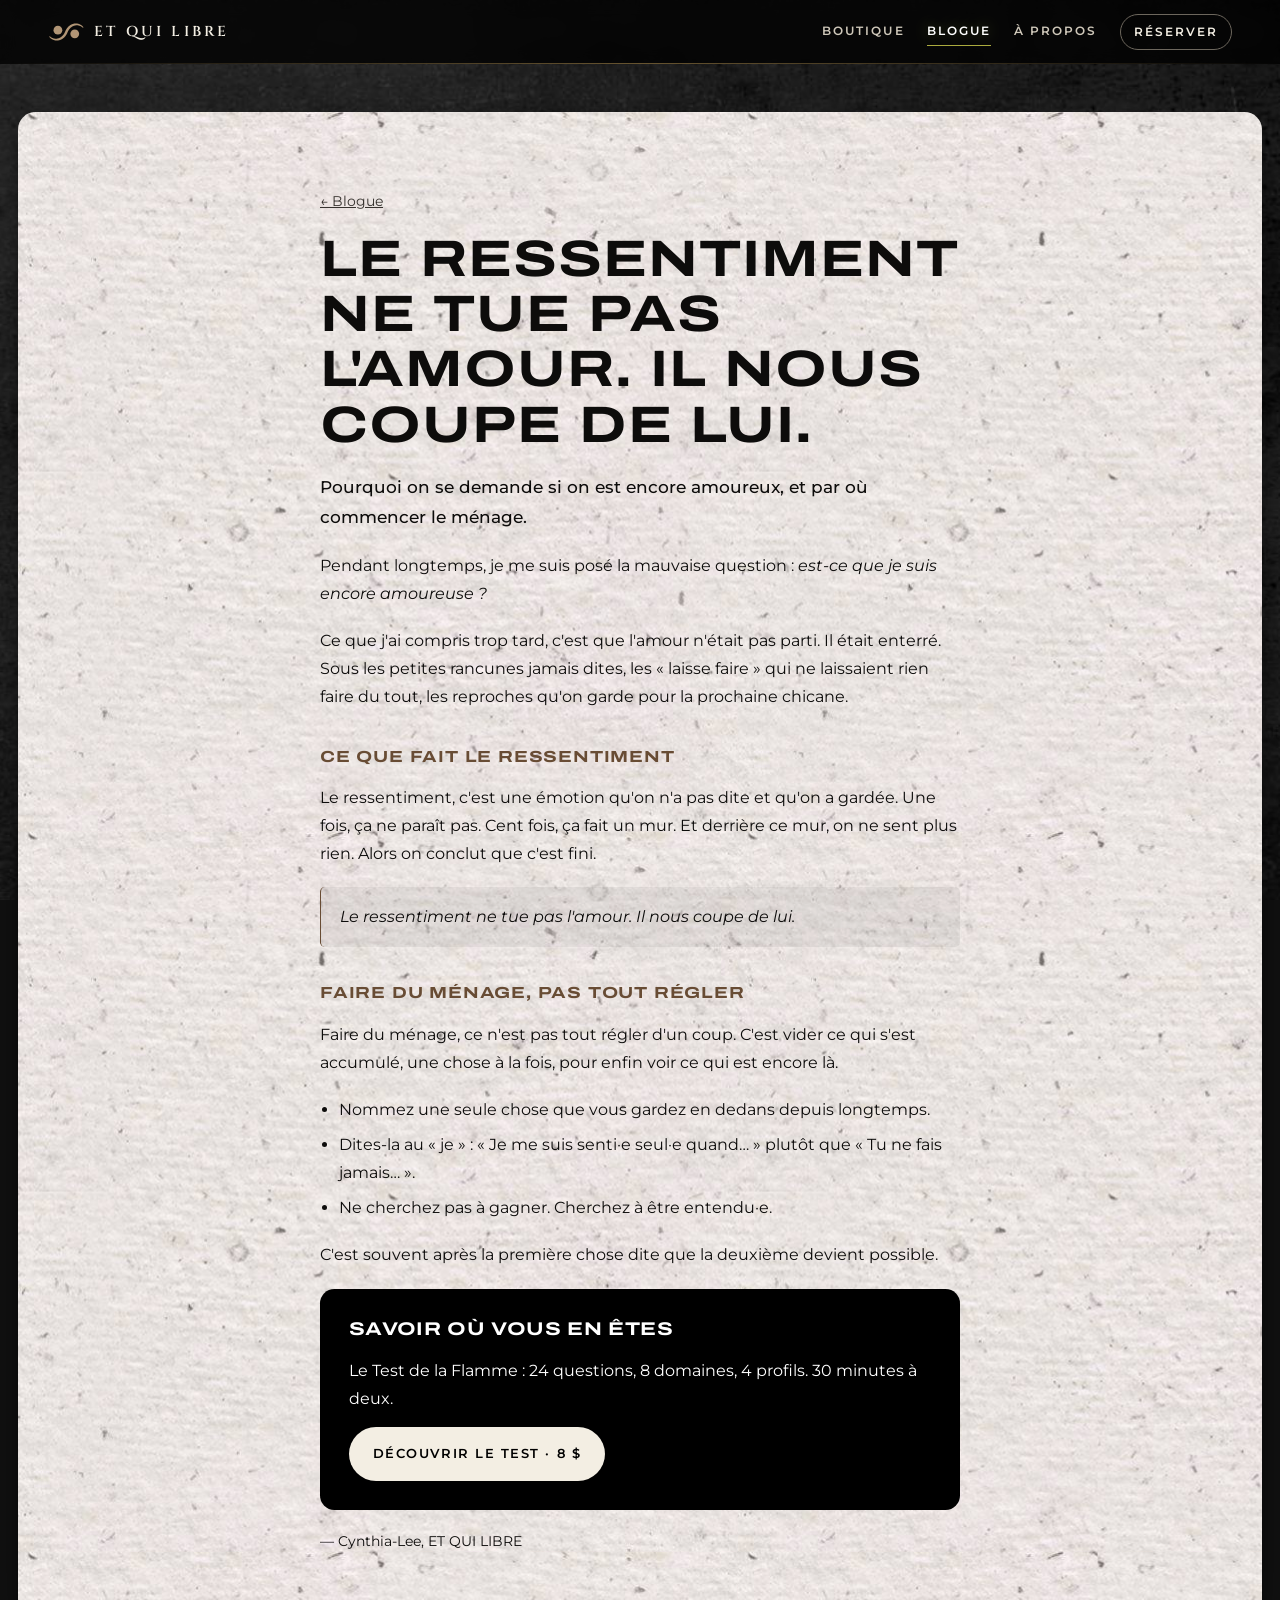
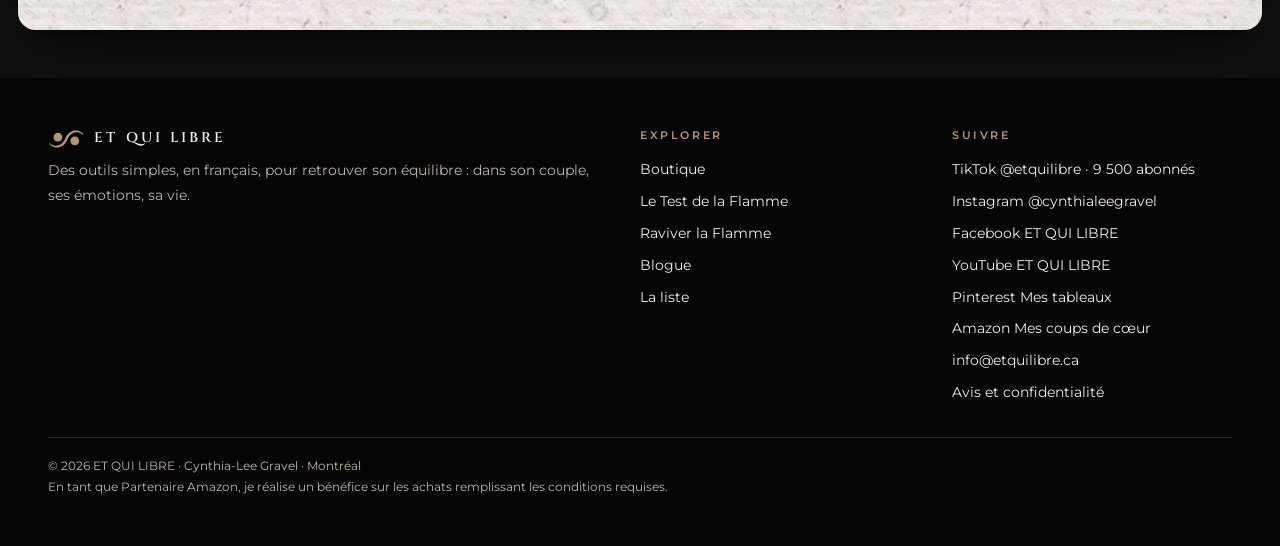
<file: blogue/ressentiment/index.html>
<!doctype html><html lang="fr"><head><meta charset="utf-8"><meta name="viewport" content="width=device-width, initial-scale=1, viewport-fit=cover"><title>Le ressentiment ne tue pas l&#x27;amour. Il nous coupe de lui.</title>
<meta name="claude:viewport-fit-sides" content="cover">
<meta name="description" content="Pourquoi on se demande si on est encore amoureux, et par où commencer le ménage.">
<meta property="og:title" content="Le ressentiment ne tue pas l&#x27;amour. Il nous coupe de lui."><meta property="og:description" content="Pourquoi on se demande si on est encore amoureux, et par où commencer le ménage.">
<link rel="preconnect" href="https://fonts.googleapis.com"><link rel="preconnect" href="https://fonts.gstatic.com" crossorigin><link rel="stylesheet" href="https://fonts.googleapis.com/css2?family=Archivo:wdth,wght@125,400;125,700;125,900&family=Cinzel:wght@600&family=Montserrat:ital,wght@0,400;0,500;0,700;1,500&display=swap"><link rel="stylesheet" href="../../style.css">
</head><body><header class="top"><div class="wrap"><a class="brand" href="../../index.html"><svg viewBox="0 0 100 60" aria-hidden="true"><path d="M3.3 42.6 L3.8 43.4 L4.4 44.1 L5.0 44.9 L5.7 45.6 L6.4 46.2 L7.0 46.9 L7.8 47.5 L8.5 48.1 L9.3 48.6 L10.0 49.2 L10.8 49.7 L11.6 50.1 L12.5 50.6 L13.3 51.0 L14.2 51.4 L15.1 51.7 L15.9 52.0 L16.8 52.3 L17.8 52.5 L18.7 52.8 L19.6 52.9 L20.6 53.1 L21.5 53.2 L22.5 53.3 L23.4 53.3 L24.4 53.3 L25.4 53.3 L26.3 53.2 L27.3 53.1 L28.3 53.0 L29.3 52.8 L30.3 52.6 L31.2 52.4 L32.2 52.1 L33.2 51.7 L34.1 51.4 L35.1 51.0 L36.0 50.6 L37.0 50.1 L37.9 49.6 L38.8 49.0 L39.8 48.4 L40.7 47.8 L41.5 47.1 L42.4 46.4 L43.3 45.7 L44.1 44.9 L44.9 44.1 L45.7 43.2 L46.5 42.3 L47.3 41.4 L48.0 40.4 L48.8 39.4 L49.5 38.4 L50.1 37.3 L50.8 36.2 L51.4 35.0 L52.0 33.8 L52.6 32.6 L53.1 31.4 L53.6 30.2 L54.1 29.2 L54.6 28.1 L55.1 27.1 L55.7 26.2 L56.2 25.3 L56.8 24.4 L57.4 23.5 L58.0 22.7 L58.6 21.9 L59.2 21.2 L59.9 20.5 L60.5 19.8 L61.2 19.1 L61.8 18.5 L62.5 17.9 L63.2 17.3 L63.9 16.8 L64.6 16.3 L65.3 15.8 L66.0 15.3 L66.8 14.9 L67.5 14.5 L68.2 14.1 L69.0 13.8 L69.7 13.5 L70.5 13.2 L71.3 12.9 L72.0 12.7 L72.8 12.5 L73.6 12.3 L74.3 12.2 L75.1 12.0 L75.9 11.9 L76.7 11.8 L77.5 11.8 L78.3 11.8 L79.0 11.8 L79.8 11.8 L80.6 11.9 L81.4 11.9 L82.2 12.1 L82.9 12.2 L83.7 12.4 L84.5 12.5 L85.3 12.8 L86.0 13.0 L86.8 13.3 L87.5 13.6 L88.3 13.9 L89.0 14.2 L89.7 14.6 L90.5 15.0 L91.2 15.5 L91.9 15.9 L92.6 16.4 L93.3 16.9 L94.0 17.5 L94.6 18.0 L95.3 18.6 L96.7 17.4 L96.2 16.6 L95.6 15.9 L95.0 15.1 L94.3 14.4 L93.6 13.8 L93.0 13.1 L92.2 12.5 L91.5 11.9 L90.7 11.4 L90.0 10.8 L89.2 10.3 L88.4 9.9 L87.5 9.4 L86.7 9.0 L85.8 8.6 L84.9 8.3 L84.1 8.0 L83.2 7.7 L82.2 7.5 L81.3 7.2 L80.4 7.1 L79.4 6.9 L78.5 6.8 L77.5 6.7 L76.6 6.7 L75.6 6.7 L74.6 6.7 L73.7 6.8 L72.7 6.9 L71.7 7.0 L70.7 7.2 L69.7 7.4 L68.8 7.6 L67.8 7.9 L66.8 8.3 L65.9 8.6 L64.9 9.0 L64.0 9.4 L63.0 9.9 L62.1 10.4 L61.2 11.0 L60.2 11.6 L59.3 12.2 L58.5 12.9 L57.6 13.6 L56.7 14.3 L55.9 15.1 L55.1 15.9 L54.3 16.8 L53.5 17.7 L52.7 18.6 L52.0 19.6 L51.2 20.6 L50.5 21.6 L49.9 22.7 L49.2 23.8 L48.6 25.0 L48.0 26.2 L47.4 27.4 L46.9 28.6 L46.4 29.8 L45.9 30.8 L45.4 31.9 L44.9 32.9 L44.3 33.8 L43.8 34.7 L43.2 35.6 L42.6 36.5 L42.0 37.3 L41.4 38.1 L40.8 38.8 L40.1 39.5 L39.5 40.2 L38.8 40.9 L38.2 41.5 L37.5 42.1 L36.8 42.7 L36.1 43.2 L35.4 43.7 L34.7 44.2 L34.0 44.7 L33.2 45.1 L32.5 45.5 L31.8 45.9 L31.0 46.2 L30.3 46.5 L29.5 46.8 L28.7 47.1 L28.0 47.3 L27.2 47.5 L26.4 47.7 L25.7 47.8 L24.9 48.0 L24.1 48.1 L23.3 48.2 L22.5 48.2 L21.7 48.2 L21.0 48.2 L20.2 48.2 L19.4 48.1 L18.6 48.1 L17.8 47.9 L17.1 47.8 L16.3 47.6 L15.5 47.5 L14.7 47.2 L14.0 47.0 L13.2 46.7 L12.5 46.4 L11.7 46.1 L11.0 45.8 L10.3 45.4 L9.5 45.0 L8.8 44.5 L8.1 44.1 L7.4 43.6 L6.7 43.1 L6.0 42.5 L5.4 42.0 L4.7 41.4Z" fill="currentColor"/><circle cx="27" cy="25" r="12" fill="currentColor"/><circle cx="73" cy="35" r="12" fill="currentColor"/></svg><span>ET QUI LIBRE</span></a><nav class="nav" aria-label="Menu"><a href="../../boutique/index.html">Boutique</a><a href="../../blogue/index.html" aria-current="page">Blogue</a><a href="../../a-propos/index.html">À propos</a><a href="../../index.html#reserver" class="cta">Réserver</a></nav></div></header><main>
<section><div class="wrap narrow article">
 <a class="note" href="../../blogue/index.html">← Blogue</a>
 <h1 class="script" style="font-size:clamp(2.2rem,5vw,3.2rem)">Le ressentiment ne tue pas l&#x27;amour. Il nous coupe de lui.</h1>
 <p class="lede">Pourquoi on se demande si on est encore amoureux, et par où commencer le ménage.</p>
 
<p>Pendant longtemps, je me suis posé la mauvaise question : <em>est-ce que je suis encore amoureuse ?</em></p>
<p>Ce que j'ai compris trop tard, c'est que l'amour n'était pas parti. Il était enterré. Sous les petites rancunes jamais dites, les « laisse faire » qui ne laissaient rien faire du tout, les reproches qu'on garde pour la prochaine chicane.</p>
<h2>Ce que fait le ressentiment</h2>
<p>Le ressentiment, c'est une émotion qu'on n'a pas dite et qu'on a gardée. Une fois, ça ne paraît pas. Cent fois, ça fait un mur. Et derrière ce mur, on ne sent plus rien. Alors on conclut que c'est fini.</p>
<blockquote>Le ressentiment ne tue pas l'amour. Il nous coupe de lui.</blockquote>
<h2>Faire du ménage, pas tout régler</h2>
<p>Faire du ménage, ce n'est pas tout régler d'un coup. C'est vider ce qui s'est accumulé, une chose à la fois, pour enfin voir ce qui est encore là.</p>
<ul><li>Nommez une seule chose que vous gardez en dedans depuis longtemps.</li><li>Dites-la au « je » : « Je me suis senti·e seul·e quand… » plutôt que « Tu ne fais jamais… ».</li><li>Ne cherchez pas à gagner. Cherchez à être entendu·e.</li></ul>
<p>C'est souvent après la première chose dite que la deuxième devient possible.</p>
 <div class="cta-box"><h3 class="script" style="font-size:1.15rem">Savoir où vous en êtes</h3><p>Le Test de la Flamme : 24 questions, 8 domaines, 4 profils. 30 minutes à deux.</p><a class="btn clair" href="../../test/index.html">Découvrir le test · 8 $</a></div>
 <p class="note">— Cynthia-Lee, ET QUI LIBRE</p>
</div></section></main><footer><div class="wrap">
<div class="col"><div class="logo-pied"><svg viewBox="0 0 100 60" aria-hidden="true"><path d="M3.3 42.6 L3.8 43.4 L4.4 44.1 L5.0 44.9 L5.7 45.6 L6.4 46.2 L7.0 46.9 L7.8 47.5 L8.5 48.1 L9.3 48.6 L10.0 49.2 L10.8 49.7 L11.6 50.1 L12.5 50.6 L13.3 51.0 L14.2 51.4 L15.1 51.7 L15.9 52.0 L16.8 52.3 L17.8 52.5 L18.7 52.8 L19.6 52.9 L20.6 53.1 L21.5 53.2 L22.5 53.3 L23.4 53.3 L24.4 53.3 L25.4 53.3 L26.3 53.2 L27.3 53.1 L28.3 53.0 L29.3 52.8 L30.3 52.6 L31.2 52.4 L32.2 52.1 L33.2 51.7 L34.1 51.4 L35.1 51.0 L36.0 50.6 L37.0 50.1 L37.9 49.6 L38.8 49.0 L39.8 48.4 L40.7 47.8 L41.5 47.1 L42.4 46.4 L43.3 45.7 L44.1 44.9 L44.9 44.1 L45.7 43.2 L46.5 42.3 L47.3 41.4 L48.0 40.4 L48.8 39.4 L49.5 38.4 L50.1 37.3 L50.8 36.2 L51.4 35.0 L52.0 33.8 L52.6 32.6 L53.1 31.4 L53.6 30.2 L54.1 29.2 L54.6 28.1 L55.1 27.1 L55.7 26.2 L56.2 25.3 L56.8 24.4 L57.4 23.5 L58.0 22.7 L58.6 21.9 L59.2 21.2 L59.9 20.5 L60.5 19.8 L61.2 19.1 L61.8 18.5 L62.5 17.9 L63.2 17.3 L63.9 16.8 L64.6 16.3 L65.3 15.8 L66.0 15.3 L66.8 14.9 L67.5 14.5 L68.2 14.1 L69.0 13.8 L69.7 13.5 L70.5 13.2 L71.3 12.9 L72.0 12.7 L72.8 12.5 L73.6 12.3 L74.3 12.2 L75.1 12.0 L75.9 11.9 L76.7 11.8 L77.5 11.8 L78.3 11.8 L79.0 11.8 L79.8 11.8 L80.6 11.9 L81.4 11.9 L82.2 12.1 L82.9 12.2 L83.7 12.4 L84.5 12.5 L85.3 12.8 L86.0 13.0 L86.8 13.3 L87.5 13.6 L88.3 13.9 L89.0 14.2 L89.7 14.6 L90.5 15.0 L91.2 15.5 L91.9 15.9 L92.6 16.4 L93.3 16.9 L94.0 17.5 L94.6 18.0 L95.3 18.6 L96.7 17.4 L96.2 16.6 L95.6 15.9 L95.0 15.1 L94.3 14.4 L93.6 13.8 L93.0 13.1 L92.2 12.5 L91.5 11.9 L90.7 11.4 L90.0 10.8 L89.2 10.3 L88.4 9.9 L87.5 9.4 L86.7 9.0 L85.8 8.6 L84.9 8.3 L84.1 8.0 L83.2 7.7 L82.2 7.5 L81.3 7.2 L80.4 7.1 L79.4 6.9 L78.5 6.8 L77.5 6.7 L76.6 6.7 L75.6 6.7 L74.6 6.7 L73.7 6.8 L72.7 6.9 L71.7 7.0 L70.7 7.2 L69.7 7.4 L68.8 7.6 L67.8 7.9 L66.8 8.3 L65.9 8.6 L64.9 9.0 L64.0 9.4 L63.0 9.9 L62.1 10.4 L61.2 11.0 L60.2 11.6 L59.3 12.2 L58.5 12.9 L57.6 13.6 L56.7 14.3 L55.9 15.1 L55.1 15.9 L54.3 16.8 L53.5 17.7 L52.7 18.6 L52.0 19.6 L51.2 20.6 L50.5 21.6 L49.9 22.7 L49.2 23.8 L48.6 25.0 L48.0 26.2 L47.4 27.4 L46.9 28.6 L46.4 29.8 L45.9 30.8 L45.4 31.9 L44.9 32.9 L44.3 33.8 L43.8 34.7 L43.2 35.6 L42.6 36.5 L42.0 37.3 L41.4 38.1 L40.8 38.8 L40.1 39.5 L39.5 40.2 L38.8 40.9 L38.2 41.5 L37.5 42.1 L36.8 42.7 L36.1 43.2 L35.4 43.7 L34.7 44.2 L34.0 44.7 L33.2 45.1 L32.5 45.5 L31.8 45.9 L31.0 46.2 L30.3 46.5 L29.5 46.8 L28.7 47.1 L28.0 47.3 L27.2 47.5 L26.4 47.7 L25.7 47.8 L24.9 48.0 L24.1 48.1 L23.3 48.2 L22.5 48.2 L21.7 48.2 L21.0 48.2 L20.2 48.2 L19.4 48.1 L18.6 48.1 L17.8 47.9 L17.1 47.8 L16.3 47.6 L15.5 47.5 L14.7 47.2 L14.0 47.0 L13.2 46.7 L12.5 46.4 L11.7 46.1 L11.0 45.8 L10.3 45.4 L9.5 45.0 L8.8 44.5 L8.1 44.1 L7.4 43.6 L6.7 43.1 L6.0 42.5 L5.4 42.0 L4.7 41.4Z" fill="currentColor"/><circle cx="27" cy="25" r="12" fill="currentColor"/><circle cx="73" cy="35" r="12" fill="currentColor"/></svg><span>ET QUI LIBRE</span></div><p>Des outils simples, en français, pour retrouver son équilibre : dans son couple, ses émotions, sa vie.</p></div>
<div class="col"><span class="titre">Explorer</span><a href="../../boutique/index.html">Boutique</a><a href="../../test/index.html">Le Test de la Flamme</a><a href="../../kit/index.html">Raviver la Flamme</a><a href="../../blogue/index.html">Blogue</a><a href="../../liste/index.html">La liste</a></div>
<div class="col"><span class="titre">Suivre</span><a href="https://www.tiktok.com/@etquilibre">TikTok @etquilibre · 9 500 abonnés</a><a href="https://www.instagram.com/cynthialeegravel/">Instagram @cynthialeegravel</a><a href="https://www.facebook.com/profile.php?id=100063501461321">Facebook ET QUI LIBRE</a><a href="https://www.youtube.com/channel/UCJyCUbqBC_mSLCVzYKLMlRA">YouTube ET QUI LIBRE</a><a href="https://pin.it/4rcnFLC">Pinterest Mes tableaux</a><a href="https://www.amazon.com/shop/cynthia-leegravel">Amazon Mes coups de cœur</a><a href="../../contact/index.html">info@etquilibre.ca</a><a href="../../contact/index.html#avis">Avis et confidentialité</a></div>
<p class="bas">© 2026 ET QUI LIBRE · Cynthia-Lee Gravel · Montréal<br>En tant que Partenaire Amazon, je réalise un bénéfice sur les achats remplissant les conditions requises.</p></div></footer><script>
(function(){var d=document.documentElement;d.classList.add('js');
 var rm=false;
 
 if('IntersectionObserver' in window&&!rm){var io=new IntersectionObserver(function(es){es.forEach(function(e){if(e.isIntersecting){e.target.classList.add('vu');io.unobserve(e.target);}});},{rootMargin:'0px 0px -12% 0px'});
  document.querySelectorAll('.tuile,main>section:not(.rangee):not(.hero-video)').forEach(function(el){io.observe(el);});}
 else document.querySelectorAll('.tuile,main>section').forEach(function(el){el.classList.add('vu');});
 document.addEventListener('pointermove',function(e){var c=e.target.closest&&e.target.closest('.tuile');if(!c)return;var r=c.getBoundingClientRect();c.style.setProperty('--x',(e.clientX-r.left)+'px');c.style.setProperty('--y',(e.clientY-r.top)+'px');},{passive:true});
 document.addEventListener('pointerdown',function(e){var b=e.target.closest&&e.target.closest('.btn,.nav a.cta');if(!b||rm)return;var r=b.getBoundingClientRect(),o=document.createElement('span');o.className='onde';o.style.left=(e.clientX-r.left)+'px';o.style.top=(e.clientY-r.top)+'px';b.appendChild(o);setTimeout(function(){o.remove();},750);});
 document.querySelectorAll('[data-tiktok]').forEach(function(f){f.addEventListener('click',function(){f.outerHTML='<iframe class="tt-frame" src="https://www.tiktok.com/embed/v2/'+f.dataset.tiktok+'" allow="encrypted-media; fullscreen" title="Vidéo TikTok ET QUI LIBRE"></iframe>';});});
})();
</script></body></html>
</file>
<file: style.css>
/* ET QUI LIBRE · v7 · "the site is the brand board"
   Black page. Every section is a tile with a black gap around it: recycled paper, charcoal, wood, warm grey, photos.
   Gold = thin lines that catch the light. Green = only appears around things you touch. */
:root{
  --noir:#000;
  --papier:#ebe6df;
  --charbon:#5e5a57;
  --charbon-2:#2b2927;
  --gris:#b2a493;
  --bois:#b19575;
  --choco:#684c34;
  --olive:#60683a;
  --bambou:#adad40;
  --or:#c9a35a; --or-clair:#f1dca6;
  --creme:#f3eee3;
  --halo:rgba(120,140,52,.6);
  --gap:14px; --rayon:1.1rem;
  --titre:"Archivo","Arial Black",sans-serif;
  --texte:"Montserrat","Segoe UI",system-ui,sans-serif;
  --logo:"Cinzel",Georgia,serif;
  --txt:#0d0c0b; --txt2:#36322e; --acc:var(--choco); --ligne:rgba(0,0,0,.14);
  color-scheme:light;
}
*{box-sizing:border-box}
html,body{background:var(--noir)}
body{margin:0;color:var(--txt);font-family:var(--texte);font-size:1rem;line-height:1.75}
body::before{content:"";position:fixed;inset:0 0 auto;height:env(safe-area-inset-top,0px);z-index:10;background:var(--noir)}
img,video{max-width:100%;display:block}
a{color:inherit}
h1,h2,h3{text-wrap:balance;margin:0;line-height:1.08;color:var(--txt)}
p{margin:0}
.wrap{max-width:72rem;margin:0 auto;padding-left:max(clamp(20px,4vw,48px),env(safe-area-inset-left,0px));padding-right:max(clamp(20px,4vw,48px),env(safe-area-inset-right,0px))}
.narrow{max-width:46rem}
.script{font-family:var(--titre);font-weight:700;font-stretch:125%;font-variation-settings:"wdth" 125;text-transform:uppercase;letter-spacing:.02em}
h1.script{font-size:clamp(1.9rem,4.6vw,3.4rem)}
h2.script{font-size:clamp(1.3rem,2.6vw,1.9rem)}
h3{font-size:1.05rem;font-weight:700;line-height:1.35}
.lede{font-size:1.08rem;color:var(--txt2);max-width:36rem;font-weight:500}
.eyebrow{font-size:.7rem;font-weight:700;letter-spacing:.3em;text-transform:uppercase;color:var(--acc)}
.note{font-size:.86rem;color:var(--txt2)}
.stack{display:flex;flex-direction:column;gap:1rem}
.stack-l{display:flex;flex-direction:column;gap:2.2rem}
.center{text-align:center;align-items:center;margin-inline:auto}
.split{display:grid;grid-template-columns:1fr 1fr;gap:clamp(1.5rem,4vw,3.5rem);align-items:center}
.split>*{min-width:0}
@media (max-width:820px){.split{grid-template-columns:1fr}}

/* ---------- tile themes ---------- */
.papier,main>section{background:var(--papier) url(assets/papier.jpg) 0 0/720px repeat}
.sombre,main>section.band-noir,main>section.band-charbon{--txt:#fff;--txt2:#d6cfc2;--acc:var(--bois);--ligne:rgba(255,255,255,.14);background:radial-gradient(120% 140% at 15% 0%,var(--charbon) 0%,#3b3836 45%,var(--charbon-2) 100%);color:var(--txt)}
.gris{--txt:#000;--txt2:#2a241e;--acc:#3f2c1c;--ligne:rgba(0,0,0,.16);background:var(--gris)}
.bois{--txt:#1b120a;--txt2:#2e2014;--acc:#3f2c1c;--ligne:rgba(0,0,0,.16);background:linear-gradient(160deg,#c2a785,var(--bois) 55%,#9d8061)}
.photo-t{background:#222 center/cover no-repeat;min-height:16rem}

/* ---------- layout: page = board ---------- */
main{max-width:84rem;margin:0 auto;padding:var(--gap);display:flex;flex-direction:column;gap:var(--gap)}
main>section{border-radius:var(--rayon);overflow:hidden;padding-block:clamp(2.6rem,6vw,5rem);position:relative;color:var(--txt)}
main>section.rangee{background:none;padding:0;border-radius:0;overflow:visible;display:grid;gap:var(--gap)}
.tuile{border-radius:var(--rayon);overflow:hidden;position:relative;padding:clamp(1.6rem,3.6vw,3rem);min-width:0;color:var(--txt);text-decoration:none;display:flex;flex-direction:column;gap:1rem}
.tuile.photo-t{padding:0}
.r-2-1{grid-template-columns:2fr 1fr}.r-1-2{grid-template-columns:1fr 2fr}.r-3{grid-template-columns:repeat(3,1fr)}.r-1{grid-template-columns:1fr}
@media (max-width:820px){.r-2-1,.r-1-2,.r-3{grid-template-columns:1fr}}

/* ---------- header (black, like the board) ---------- */
.top{position:sticky;top:env(safe-area-inset-top,0px);z-index:5;background:rgba(0,0,0,.92);color:var(--creme)}
.top::after{content:"";position:absolute;left:0;right:0;bottom:0;height:1px;background:linear-gradient(90deg,transparent,var(--or),transparent);opacity:.5}
.top .wrap{display:flex;align-items:center;justify-content:space-between;gap:.5rem 1.5rem;padding-block:.85rem;flex-wrap:wrap;max-width:84rem}
.brand{display:flex;align-items:center;gap:.6rem;text-decoration:none;color:var(--bois)}
.brand svg{height:22px;width:auto}
.brand span{font-family:var(--logo);font-weight:600;letter-spacing:.22em;font-size:.9rem;color:var(--creme)}
.nav{display:flex;gap:.3rem 1.4rem;flex-wrap:wrap;font-size:.72rem;font-weight:600;letter-spacing:.18em;text-transform:uppercase;align-items:center}
.nav a{text-decoration:none;color:#cfc8ba;padding:.2rem 0;border-bottom:1px solid transparent;transition:color .25s,border-color .25s,text-shadow .25s}
.nav a:hover,.nav a[aria-current]{color:#fff;border-bottom-color:var(--bambou);text-shadow:0 0 14px var(--halo)}
.nav a.cta{color:var(--creme);border:1px solid #6d675d;padding:.45rem .8rem;border-radius:999px;transition:box-shadow .3s,border-color .3s}
.nav a.cta:hover{border-color:var(--bambou);box-shadow:0 0 22px 4px var(--halo)}

/* ---------- gold line that finds its balance ---------- */
.or{height:1px;width:5rem;position:relative;overflow:visible;background:linear-gradient(90deg,var(--or) 0%,var(--or) 40%,var(--or-clair) 50%,var(--or) 60%,var(--or) 100%);background-size:300% 100%;animation:reflet 6s ease-in-out infinite}
.or::before,.or::after{content:"";position:absolute;top:50%;width:7px;height:7px;margin-top:-3.5px;border-radius:50%;background:radial-gradient(circle at 35% 35%,#c9ad8b,var(--choco))}
.or::before{left:-3px}.or::after{right:-3px}
.or.long{width:100%}.or.long::before,.or.long::after{display:none}
@keyframes reflet{0%,55%{background-position:100% 0}85%,100%{background-position:0 0}}
.js .tuile .or:not(.long),.js main>section .or:not(.long){transform:rotate(-9deg)}
.js .vu .or:not(.long){animation:reflet 6s ease-in-out infinite,equilibre 1.8s cubic-bezier(.3,1.6,.5,1) .3s both}
@keyframes equilibre{0%{transform:rotate(-9deg)}35%{transform:rotate(5deg)}60%{transform:rotate(-2deg)}80%{transform:rotate(.8deg)}100%{transform:rotate(0)}}

/* ---------- buttons: black / cream / outline. Green only as a halo when touched ---------- */
.btn{position:relative;overflow:hidden;isolation:isolate;display:inline-flex;align-items:center;gap:.55rem;background:#000;color:var(--creme);text-decoration:none;font-weight:600;font-size:.8rem;letter-spacing:.12em;text-transform:uppercase;padding:1rem 1.5rem;border-radius:999px;border:0;cursor:pointer;transition:box-shadow .3s,transform .25s}
.btn:hover{transform:translateY(-1px);box-shadow:0 0 0 1px rgba(173,173,64,.6),0 0 26px 5px var(--halo)}
.btn:active{transform:scale(.98)}
.btn.clair,.sombre .btn,.verre .btn,.band-noir .btn,.band-charbon .btn{background:var(--creme);color:#000}
.btn.ligne{background:transparent;color:var(--txt);box-shadow:inset 0 0 0 1px var(--txt)}
.btn.ligne:hover{box-shadow:inset 0 0 0 1px var(--bambou),0 0 26px 5px var(--halo)}
.btn[aria-disabled]{opacity:.5;pointer-events:none}
.btns{display:flex;flex-wrap:wrap;gap:.75rem;align-items:center}
.onde{position:absolute;z-index:-1;border-radius:50%;width:12px;height:12px;margin:-6px 0 0 -6px;background:rgba(140,160,60,.55);transform:scale(0);animation:onde .7s ease-out forwards;pointer-events:none}
@keyframes onde{to{transform:scale(40);opacity:0}}
a:focus-visible,.btn:focus-visible,button:focus-visible{outline:2px solid var(--bambou);outline-offset:3px}

/* tiles that are links: green halo around them */
a.tuile,.reseau,.prod .vis,.tt{transition:opacity .9s ease,box-shadow .4s,transform .35s cubic-bezier(.2,.8,.2,1)}
a.tuile:hover,.reseau:hover{box-shadow:0 0 0 1px rgba(173,173,64,.5),0 0 34px 6px var(--halo)}
.reseau:hover{transform:translateY(-3px)}
.prod:hover .vis{box-shadow:0 0 0 1px rgba(173,173,64,.5),0 0 34px 6px var(--halo)}

/* ---------- video hero ---------- */
main>section.hero-video{padding:0;background:#111}
.hero-video .media{position:relative;aspect-ratio:16/9;max-height:82vh;width:100%}
.hero-video video,.hero-video .poster{position:absolute;inset:0;width:100%;height:100%;object-fit:cover}

/* ---------- three ways ---------- */
.voie .num{font-family:var(--titre);font-weight:700;font-stretch:125%;font-variation-settings:"wdth" 125;font-size:.75rem;letter-spacing:.2em;color:var(--acc)}
.voie .prix{margin-top:auto}

/* ---------- products ---------- */
.grid{display:grid;grid-template-columns:repeat(auto-fill,minmax(14rem,1fr));gap:1.4rem}
.prod{display:flex;flex-direction:column;gap:.7rem;min-width:0;text-decoration:none;color:var(--txt)}
.prod .vis{aspect-ratio:1;border-radius:.8rem;overflow:hidden;background:rgba(0,0,0,.12);display:grid;place-items:center}
.prod .vis img{width:100%;height:100%;object-fit:cover;transition:transform .5s}
.prod:hover .vis img{transform:scale(1.03)}
.prod .vis.vide{background:rgba(0,0,0,.1) url(assets/symbole.svg) center/34% no-repeat}
.prod .ligne{display:flex;justify-content:space-between;gap:.5rem;align-items:baseline}
.prix{font-weight:700;font-variant-numeric:tabular-nums;white-space:nowrap;color:var(--acc)}
.pastille{font-size:.62rem;font-weight:700;letter-spacing:.18em;text-transform:uppercase;padding:.2rem .6rem;border-radius:999px;border:1px solid var(--ligne);color:var(--txt2);white-space:nowrap}
.coll-head{display:flex;justify-content:space-between;align-items:baseline;gap:1rem;flex-wrap:wrap;padding-bottom:.8rem;border-bottom:1px solid var(--ligne)}
.col-card{--txt:#fff;--txt2:#d6cfc2;--acc:var(--bois);background:linear-gradient(160deg,#4a4643,var(--charbon-2));color:var(--txt);border-radius:.9rem;padding:1.5rem;display:flex;flex-direction:column;gap:.5rem}
.col-card .compte{font-size:.7rem;color:var(--acc);font-weight:700;letter-spacing:.22em;text-transform:uppercase}

/* ---------- inner dark box ---------- */
.verre{--txt:#fff;--txt2:#d6cfc2;--acc:var(--bois);--ligne:rgba(255,255,255,.14);background:rgba(20,19,17,.85);color:var(--txt);border-radius:.9rem;padding:clamp(1.4rem,3vw,2.4rem)}
.verre h1.script{font-size:clamp(1.6rem,3vw,2.3rem)}

/* ---------- booking, socials ---------- */
.photo{border-radius:.8rem;width:100%;object-fit:cover;max-width:100%}
.etapes{list-style:none;margin:0;padding:0;display:grid;gap:.7rem;counter-reset:e}
.etapes li{display:grid;grid-template-columns:2rem 1fr;gap:.6rem;align-items:baseline;color:var(--txt)}
.etapes li::before{counter-increment:e;content:counter(e);font-family:var(--titre);font-weight:700;color:var(--acc)}
.a-confirmer{display:inline-block;align-self:flex-start;font-size:.7rem;font-weight:700;letter-spacing:.14em;text-transform:uppercase;background:#f6e7b8;color:#6a5310;padding:.25rem .6rem;border-radius:.3rem}
.reseaux{display:flex;flex-wrap:wrap;gap:.6rem}
.reseau{display:flex;flex-direction:column;gap:.1rem;min-width:8.5rem;padding:.9rem 1.1rem;border-radius:.8rem;background:#000;color:#fff;text-decoration:none}
.reseau b{font-size:.95rem}
.reseau span{font-size:.76rem;color:#bdb6a9}
.reseau.off{opacity:.55}

/* ---------- TikTok (light picture first; the real player loads on click) ---------- */
.tt{all:unset;box-sizing:border-box;position:relative;display:block;justify-self:center;width:min(100%,19rem);aspect-ratio:9/16;border-radius:1rem;overflow:hidden;cursor:pointer;box-shadow:0 0 0 1px rgba(177,149,117,.5)}
.tt img{position:absolute;inset:0;width:100%;height:100%;object-fit:cover;filter:brightness(.6)}
.tt-play{position:absolute;left:50%;top:44%;transform:translate(-50%,-50%);width:4.2rem;height:4.2rem;border-radius:50%;display:grid;place-items:center;font-size:1.3rem;color:var(--creme);border:1px solid rgba(243,238,227,.7);transition:box-shadow .3s,border-color .3s}
.tt-txt{position:absolute;left:1.2rem;right:1.2rem;bottom:1.4rem;color:var(--creme);font-weight:600;line-height:1.35}
.tt .a-confirmer{position:absolute;top:1rem;left:1rem}
.tt:not(.vide):hover{box-shadow:0 0 0 1px rgba(173,173,64,.5),0 0 36px 8px var(--halo)}
.tt:not(.vide):hover .tt-play{border-color:var(--bambou)}
.tt-frame{justify-self:center;width:min(100%,19rem);aspect-ratio:9/16;border:0;border-radius:1rem}
.filigrane{position:absolute;right:-2vw;bottom:-.18em;font-family:var(--titre);font-weight:700;font-stretch:125%;font-variation-settings:"wdth" 125;font-size:clamp(5rem,15vw,13rem);line-height:1;color:transparent;-webkit-text-stroke:1px rgba(177,149,117,.25);pointer-events:none;user-select:none;white-space:nowrap}
.band-noir .wrap{position:relative}

/* ---------- product / article pages ---------- */
.shot{border-radius:.8rem;box-shadow:0 26px 50px -24px rgba(0,0,0,.6)}
.douleurs{list-style:none;margin:0;padding:0;display:grid;gap:.85rem}
.douleurs li{padding-left:1.7rem;position:relative;color:var(--txt)}
.douleurs li::before{content:"";position:absolute;left:0;top:.85em;width:1rem;height:1px;background:var(--acc)}
.tablewrap{overflow-x:auto}
table.dom{border-collapse:collapse;width:100%;min-width:20rem}
table.dom th,table.dom td{text-align:left;padding:.7rem;border-bottom:1px solid var(--ligne);vertical-align:top;color:var(--txt)}
table.dom th{font-size:.68rem;letter-spacing:.22em;text-transform:uppercase;color:var(--acc);font-weight:700}
table.dom td:first-child{font-weight:700;color:var(--acc);width:3rem}
.citation{font-style:italic;font-weight:500;font-size:clamp(1.15rem,2.2vw,1.5rem);line-height:1.5;color:var(--txt);border-left:1px solid var(--acc);padding-left:1.2rem;margin:0}
.article{display:flex;flex-direction:column;gap:1.2rem}
.article p,.article li{color:var(--txt)}
.article h2{font-family:var(--titre);font-weight:700;font-stretch:125%;font-variation-settings:"wdth" 125;text-transform:uppercase;font-size:1rem;letter-spacing:.05em;color:var(--acc);margin-top:1.1rem}
.article blockquote{margin:0;padding:1rem 1.2rem;background:rgba(0,0,0,.06);border-left:1px solid var(--acc);border-radius:.3rem;font-style:italic}
.article ul{margin:0;padding-left:1.2rem;display:grid;gap:.45rem}
.cta-box{--txt:#fff;--txt2:#d6cfc2;background:#000;color:#fff;border-radius:.9rem;padding:1.8rem;display:flex;flex-direction:column;gap:.9rem;align-items:flex-start}
.posts{display:grid;gap:var(--gap);grid-template-columns:repeat(auto-fill,minmax(17rem,1fr))}
.post{--txt:#fff;--txt2:#d6cfc2;background:linear-gradient(160deg,#4a4643,var(--charbon-2));color:#fff;border-radius:.9rem;padding:1.4rem;display:flex;flex-direction:column;gap:.5rem;text-decoration:none;transition:box-shadow .4s,transform .35s}
.post:hover{transform:translateY(-3px);box-shadow:0 0 0 1px rgba(173,173,64,.5),0 0 34px 6px var(--halo)}
.post .meta{font-size:.68rem;color:var(--bois);letter-spacing:.22em;text-transform:uppercase;font-weight:700}
.liens{max-width:28rem;margin:0 auto;display:flex;flex-direction:column;gap:.75rem;text-align:center;align-items:stretch}
.liens .btn{justify-content:center}
.legal h2{font-size:.95rem}

/* ---------- reveal on scroll (opacity + movement only) ---------- */
.js .tuile,.js main>section:not(.rangee):not(.hero-video){opacity:0;transform:translateY(26px);transition:opacity .9s ease,transform .9s cubic-bezier(.2,.8,.2,1),box-shadow .4s}
.js .tuile.vu,.js main>section.vu:not(.rangee):not(.hero-video){opacity:1;transform:none}
.js .rangee>.tuile:nth-child(2).vu{transition-delay:.12s,.12s,0s}
.js .rangee>.tuile:nth-child(3).vu{transition-delay:.24s,.24s,0s}
.js a.tuile.vu:hover{transform:translateY(-3px);transition-delay:0s}

/* ---------- footer ---------- */
footer{background:#000;color:#bdb6a9;font-size:.88rem}
footer .wrap{display:grid;grid-template-columns:2fr 1fr 1fr;gap:2rem;padding-block:3rem;max-width:84rem}
footer a{text-decoration:none;color:var(--creme);transition:text-shadow .3s}
footer a:hover{color:#fff;text-shadow:0 0 14px var(--halo)}
footer .col{display:flex;flex-direction:column;gap:.45rem;min-width:0}
footer .titre{color:var(--bois);font-weight:600;letter-spacing:.24em;text-transform:uppercase;font-size:.68rem;margin-bottom:.3rem}
footer .logo-pied{display:flex;align-items:center;gap:.6rem;color:var(--bois)}
footer .logo-pied svg{height:22px;width:auto}
footer .logo-pied span{font-family:var(--logo);font-weight:600;letter-spacing:.22em;color:var(--creme)}
footer .bas{grid-column:1/-1;border-top:1px solid rgba(255,255,255,.12);padding-top:1.1rem;font-size:.76rem}
@media (max-width:760px){footer .wrap{grid-template-columns:1fr}}
/* big title across the top of the video, above the logo */
.hero-video .media::before{content:"";position:absolute;inset:0 0 auto;height:38%;z-index:1;background:linear-gradient(180deg,rgba(0,0,0,.55),rgba(0,0,0,0));pointer-events:none}
.hero-titre{position:absolute;inset:0 0 auto;z-index:2;padding:clamp(.9rem,3.2vw,2.6rem) 1rem 0;text-align:center}
.hero-titre h1.script{color:#fff;font-size:clamp(1.15rem,4.3vw,3.7rem);letter-spacing:.04em;white-space:nowrap;text-shadow:0 2px 24px rgba(0,0,0,.45);opacity:0;transform:translateY(-10px);animation:titre 1.6s cubic-bezier(.2,.8,.2,1) .4s forwards}
@keyframes titre{to{opacity:1;transform:none}}
/* dark stone background that stays still; tiles float over it */
html,body{background:#111}
body::after{content:"";position:fixed;inset:0;z-index:-1;background:#151515 url(assets/fond-pierre.jpg) center/cover no-repeat;pointer-events:none}
main{gap:18px;padding:18px}
main>section:not(.rangee),.tuile{box-shadow:0 1px 0 rgba(255,255,255,.06) inset,0 28px 60px -22px rgba(0,0,0,.85),0 8px 18px -8px rgba(0,0,0,.6)}
main>section.rangee{gap:18px}
.top{background:rgba(0,0,0,.78);backdrop-filter:blur(8px);-webkit-backdrop-filter:blur(8px)}
footer{background:rgba(0,0,0,.7)}
/* title on the video: thick black, with a short line that says what the site does */
.hero-video .media::before{display:none}
.hero-titre h1.script{color:#000;font-weight:900;font-variation-settings:"wdth" 125,"wght" 900;text-shadow:0 0 30px rgba(255,248,225,.55)}
.hero-titre p{margin:.5rem auto 0;max-width:40rem;color:#000;font-weight:600;font-size:clamp(.72rem,1.45vw,1.15rem);line-height:1.45;text-shadow:0 0 18px rgba(255,248,225,.8);opacity:0;animation:titre 1.6s cubic-bezier(.2,.8,.2,1) .9s forwards}
@media (max-width:600px){.hero-titre p{display:none}}
/* more stone between sections */
main{gap:clamp(36px,6vw,72px);padding-block:clamp(24px,4vw,48px)}
main>section.rangee{gap:18px}
body{background:transparent!important}
/* TikTok thumbnail: her real still, no darkening; caption sits on a soft shade at the bottom */
.tt img{filter:none}
.tt::after{content:"";position:absolute;inset:auto 0 0;height:42%;background:linear-gradient(0deg,rgba(0,0,0,.82),rgba(0,0,0,0));pointer-events:none}
.tt-txt{z-index:1;font-size:.9rem}
.tt-txt b{display:block;font-family:var(--titre);font-weight:900;font-stretch:125%;font-variation-settings:"wdth" 125;font-size:1.5rem;letter-spacing:.02em;color:#fff}
.tt-play{top:58%;background:rgba(0,0,0,.35)}
/* ---------- hero text: high-end entrance ---------- */
.hero-titre{display:flex;flex-direction:column;align-items:center;gap:.35rem}
.hero-titre h1.script{opacity:1;transform:none;animation:none;letter-spacing:.05em}
.hero-sur{font-family:var(--texte);font-size:clamp(.55rem,.9vw,.72rem);font-weight:700;letter-spacing:.5em;color:#1a1208;display:flex;align-items:center;gap:.9em;opacity:0;transition:opacity 1.2s ease .2s,letter-spacing 1.6s cubic-bezier(.2,.8,.2,1) .2s}
.hero-sur i{display:inline-block;width:.45em;height:.45em;border-radius:50%;background:var(--choco)}
.go .hero-sur{opacity:.85;letter-spacing:.38em}
.mot{display:inline-block;white-space:nowrap}
.l{display:inline-block;opacity:0;filter:blur(10px);transform:translateY(.45em) scale(1.08);transition:opacity .9s ease,filter 1.1s ease,transform 1.2s cubic-bezier(.2,.9,.2,1);transition-delay:calc(.5s + var(--i) * 45ms)}
.go .l{opacity:1;filter:blur(0);transform:none}
.hero-trait{display:block;height:1px;width:min(26rem,60%);margin:.5rem 0 .2rem;background:linear-gradient(90deg,transparent,var(--or) 20%,#fff3cf 50%,var(--or) 80%,transparent);transform:scaleX(0);transition:transform 1.4s cubic-bezier(.6,0,.2,1) 1.6s}
.go .hero-trait{transform:scaleX(1)}
.hero-titre p{opacity:1;animation:none}
.hero-titre p .m{display:inline-block;opacity:0;transform:translateY(.4em);transition:opacity .8s ease,transform .9s cubic-bezier(.2,.8,.2,1);transition-delay:calc(2.1s + var(--k) * 60ms)}
.go p .m{opacity:1;transform:none}
@media (max-width:600px){.hero-sur{display:none}}
</file>
